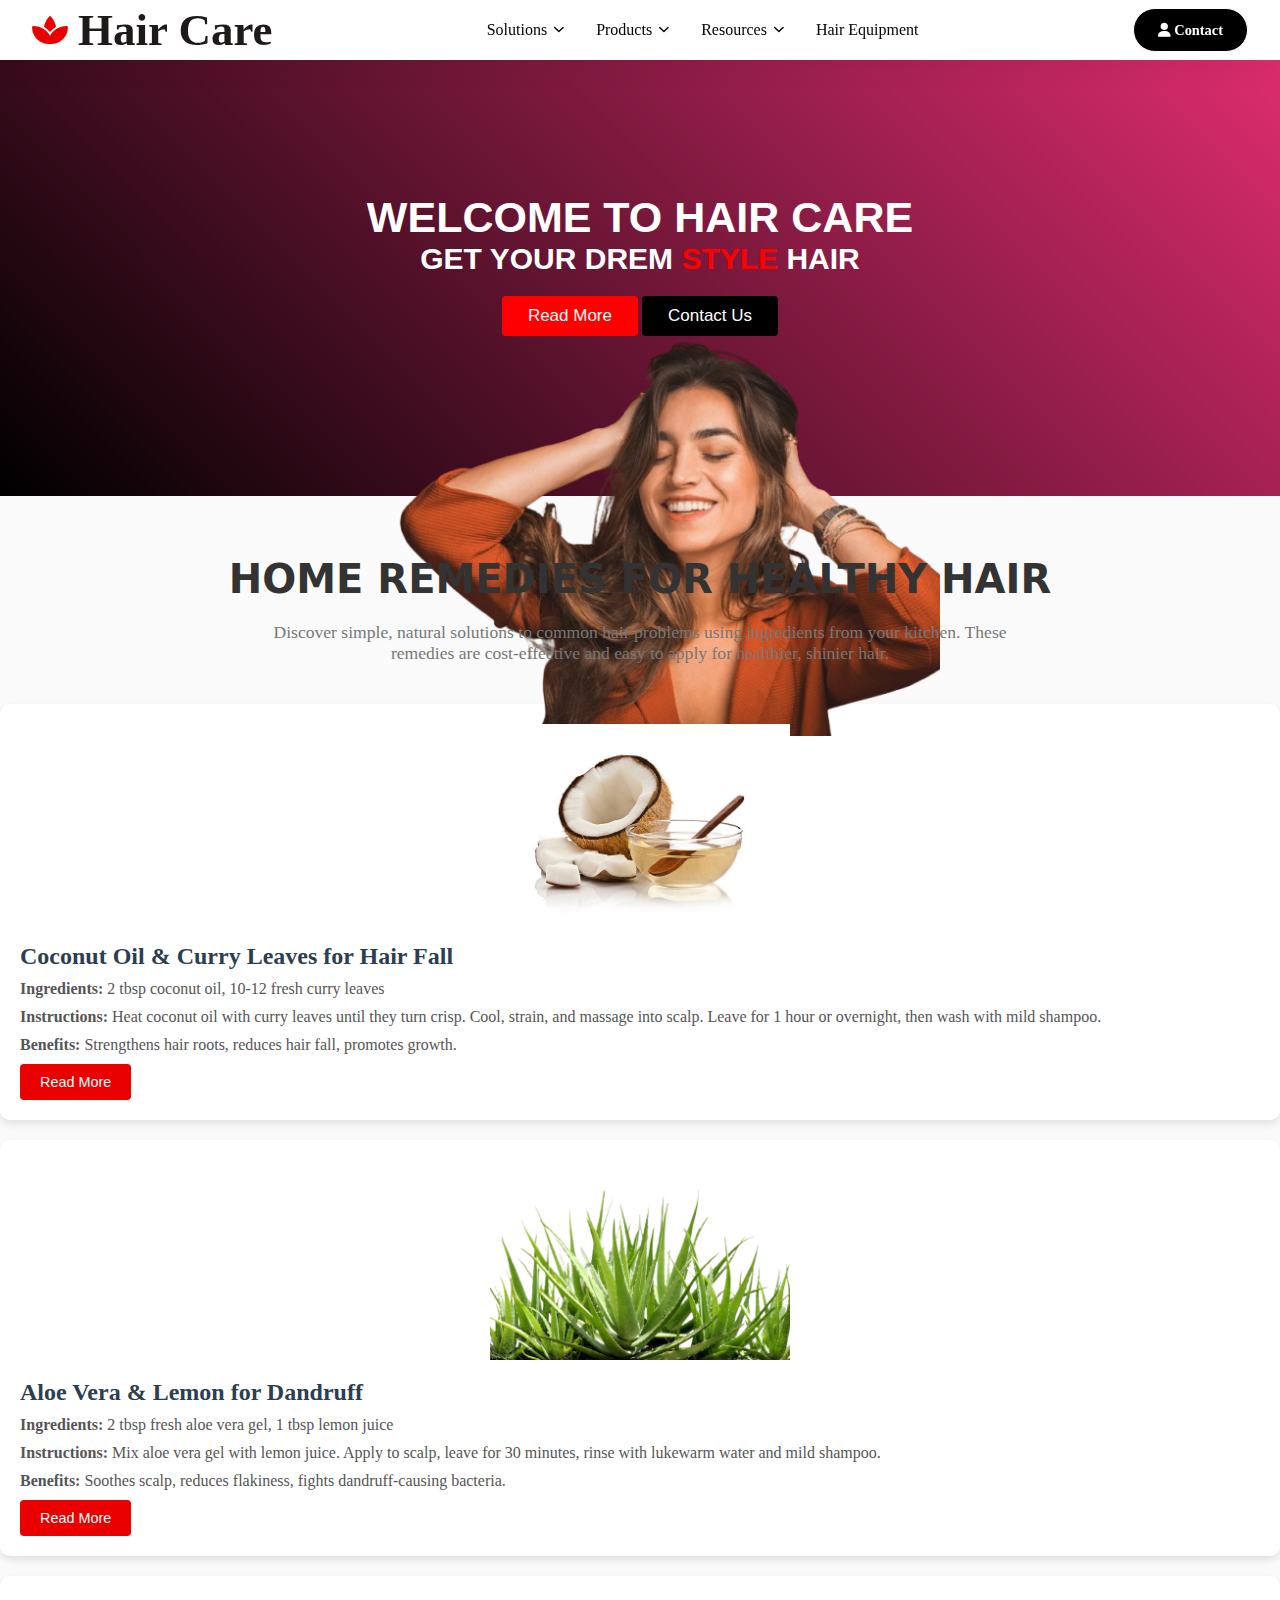
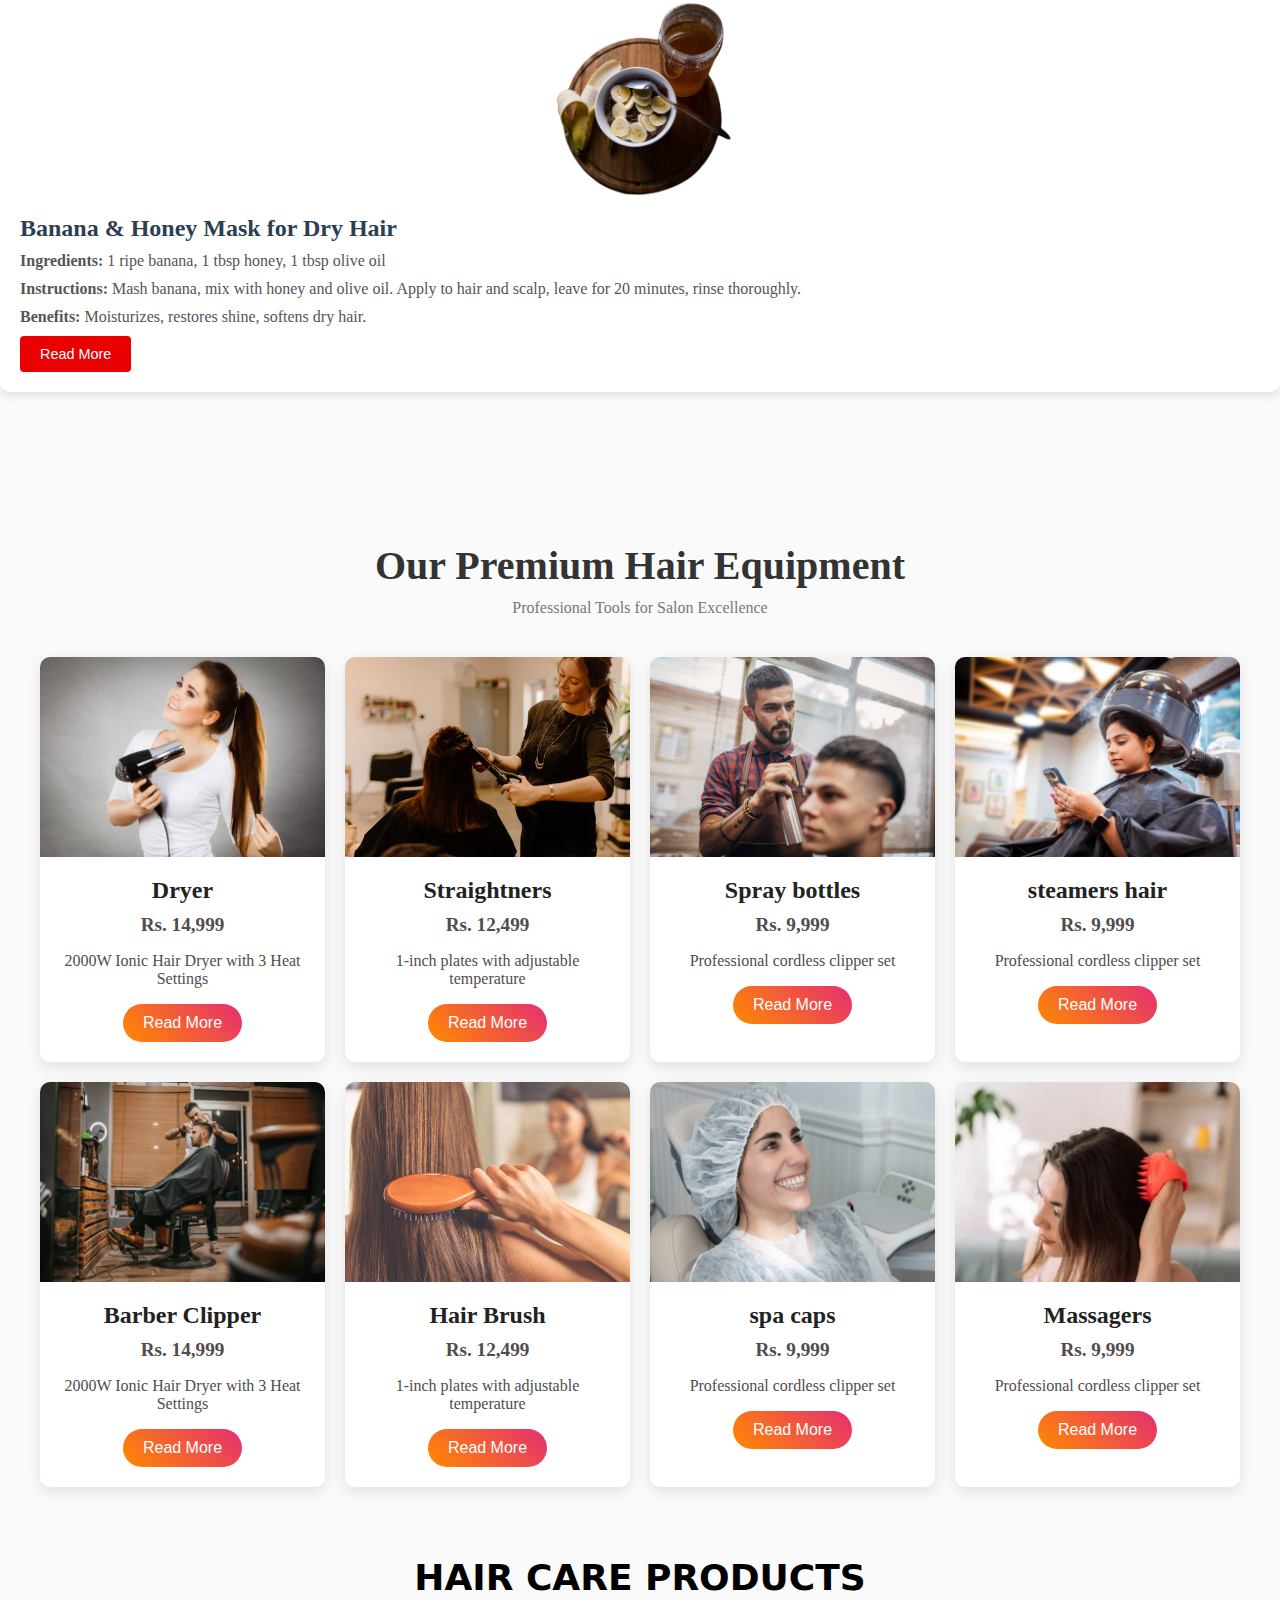
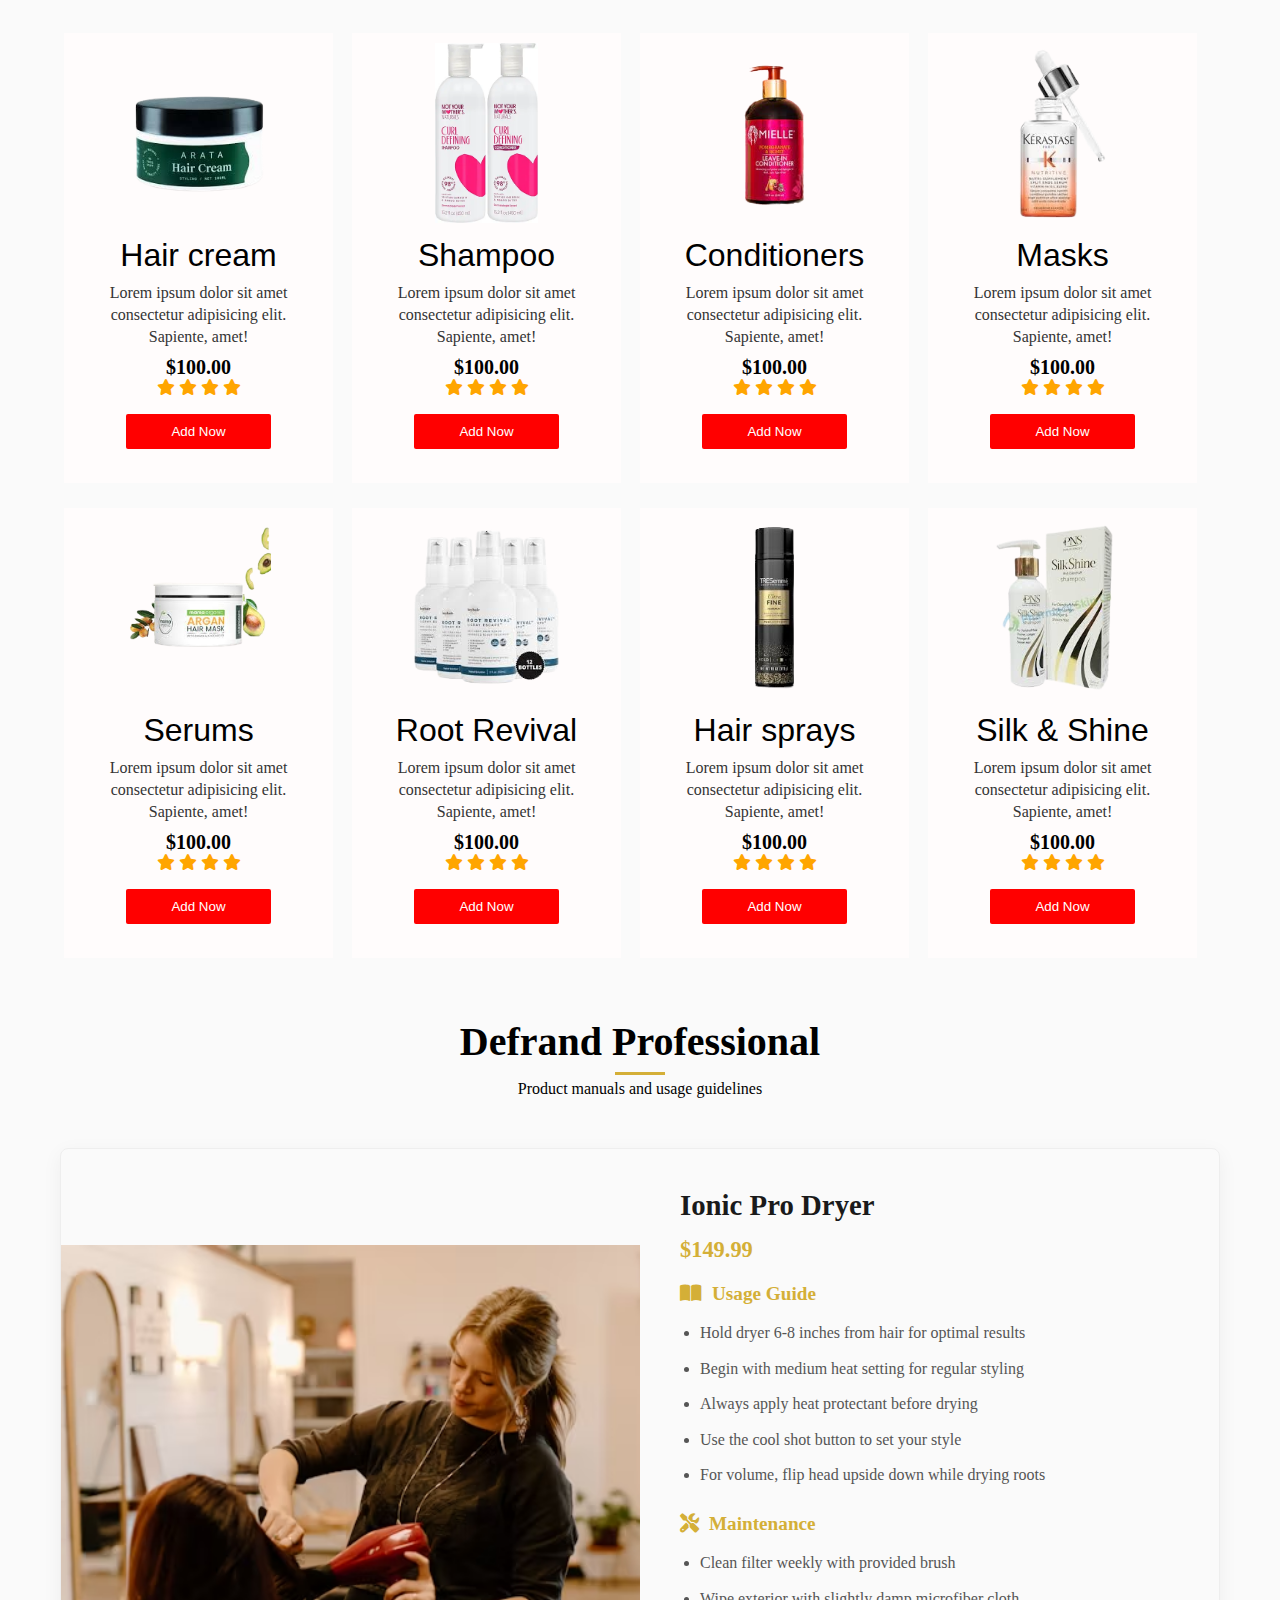
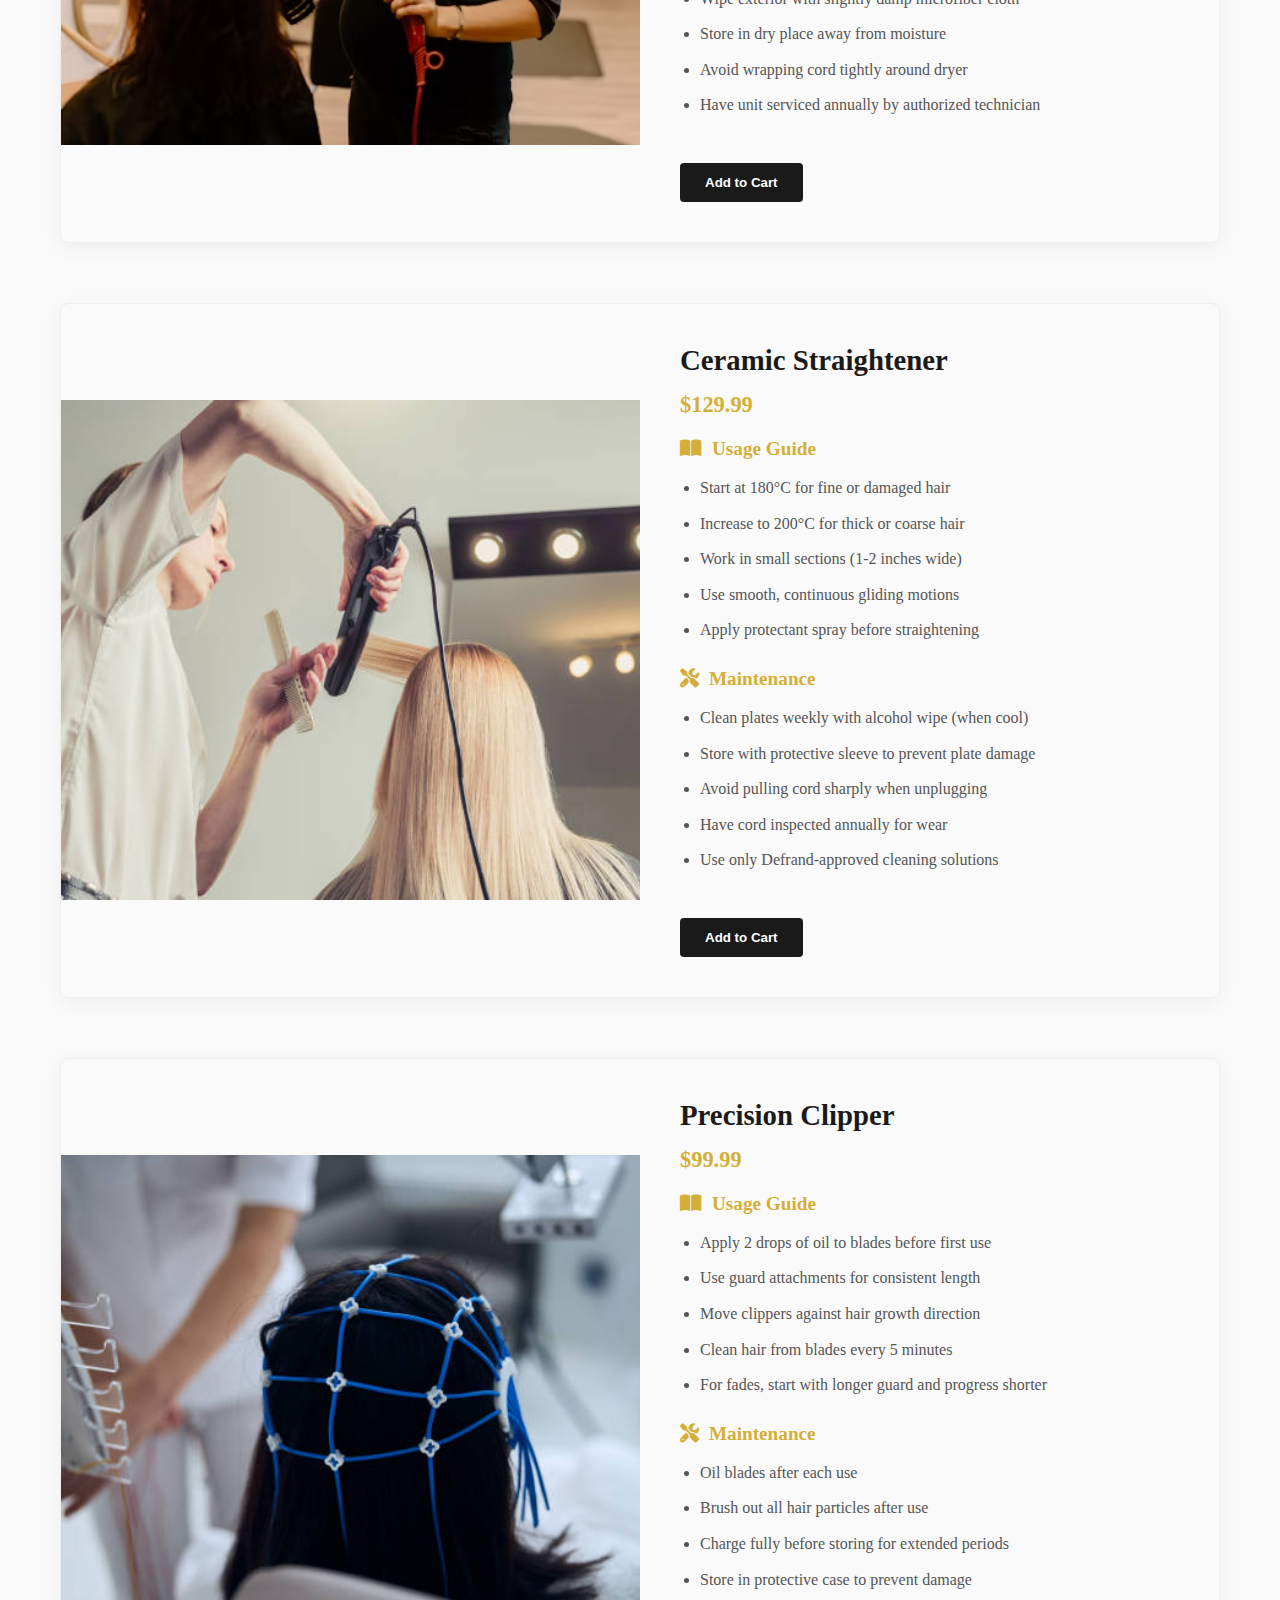
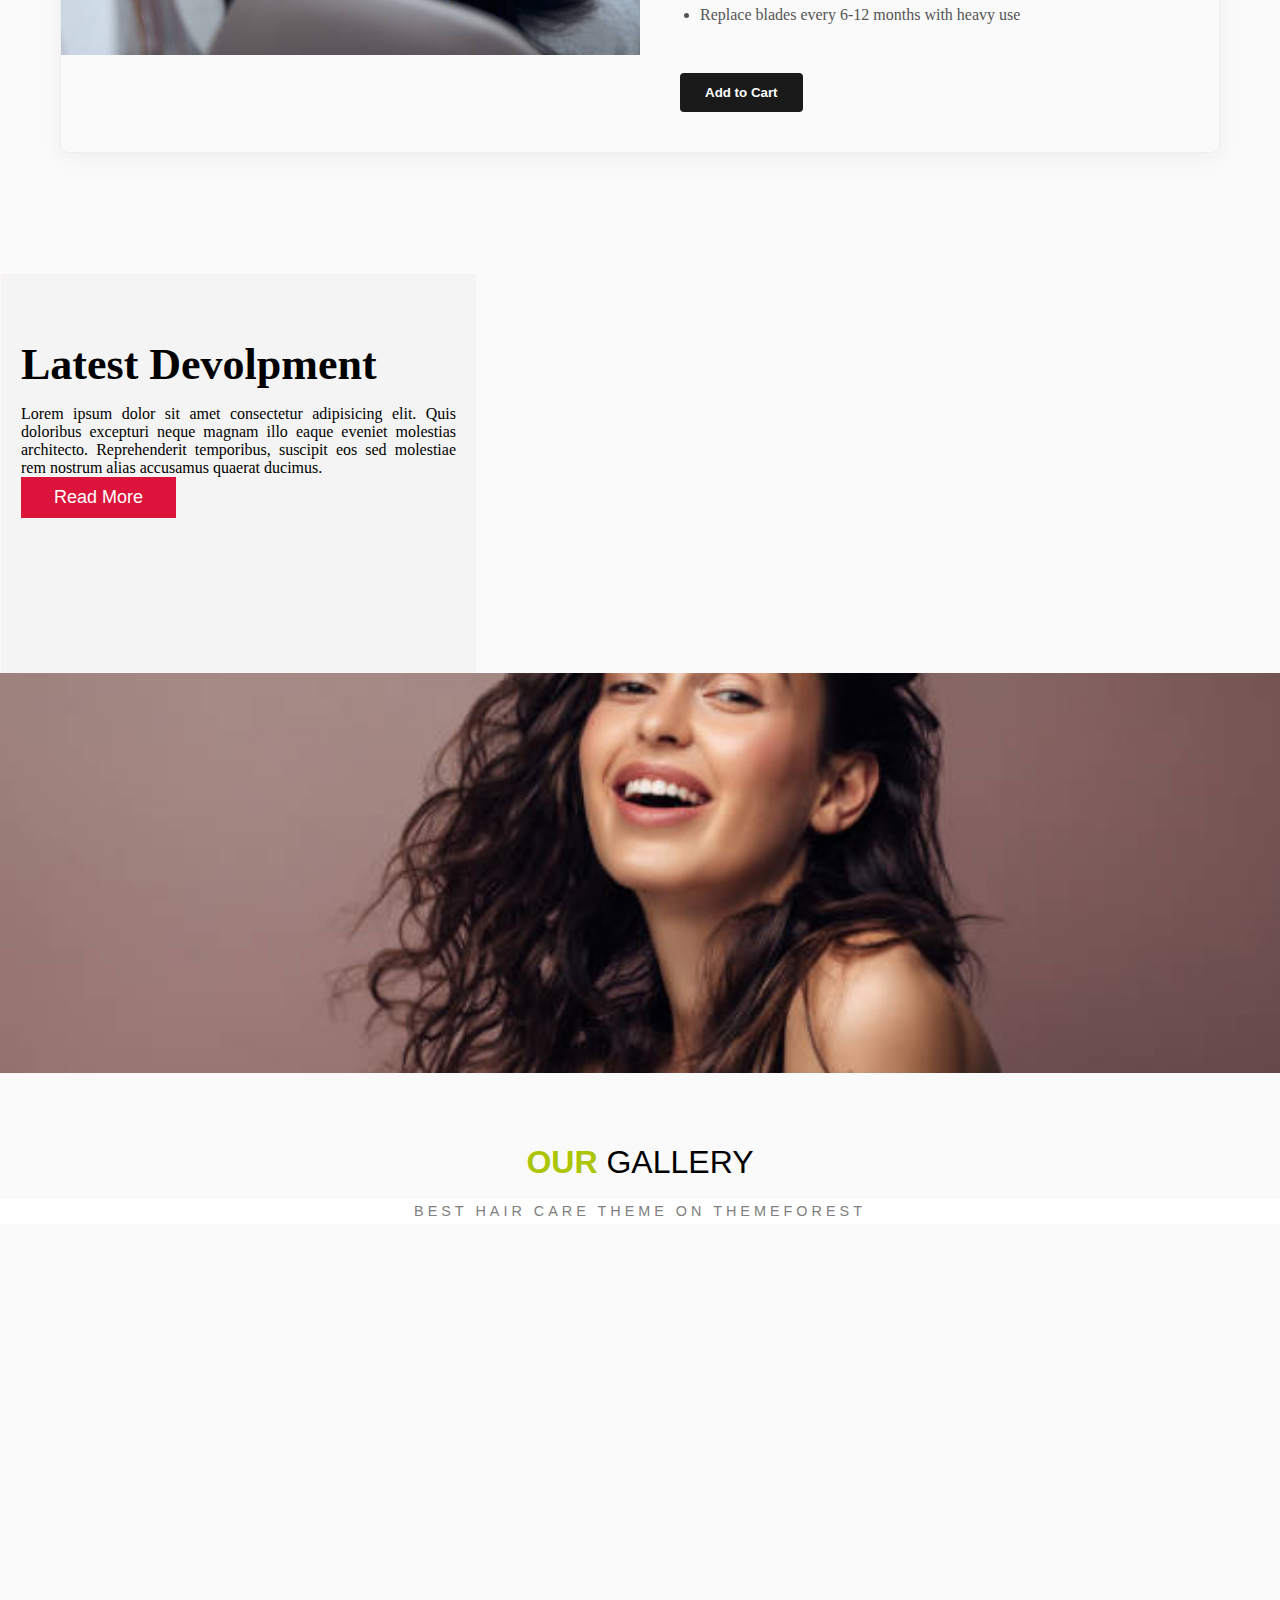
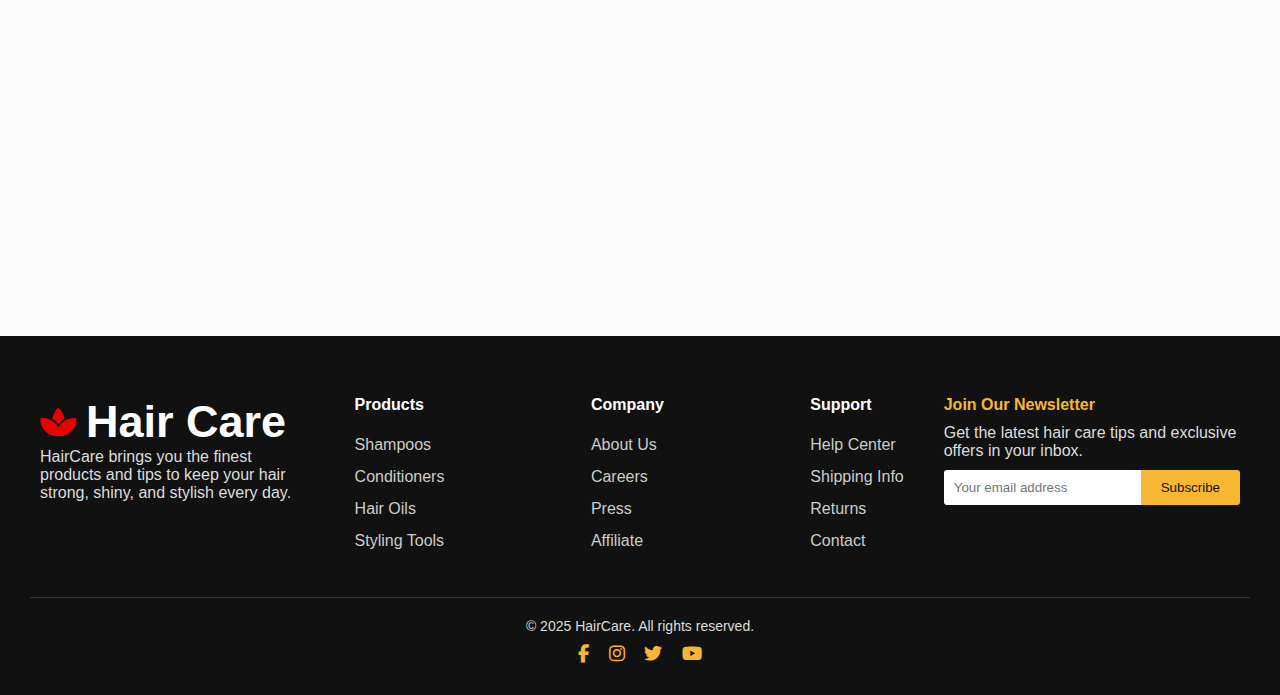
<file: index.html>
<!DOCTYPE html>
<html lang="en">
  <head>
    <!-- Required meta tags -->
    <meta charset="utf-8" />
    <meta
      name="viewport"
      content="width=device-width, initial-scale=1, shrink-to-fit=no"
    />

    <!-- Bootstrap CSS -->
    <link
      rel="stylesheet"
      href="https://cdn.jsdelivr.net/npm/bootstrap@4.6.2/dist/css/bootstrap.min.css"
      integrity="sha384-xOolHFLEh07PJGoPkLv1IbcEPTNtaed2xpHsD9ESMhqIYd0nLMwNLD69Npy4HI+N"
      crossorigin="anonymous"
    />

    <link
      rel="stylesheet"
      href="https://cdnjs.cloudflare.com/ajax/libs/font-awesome/6.7.2/css/all.min.css"
      integrity="sha512-Evv84Mr4kqVGRNSgIGL/F/aIDqQb7xQ2vcrdIwxfjThSH8CSR7PBEakCr51Ck+w+/U6swU2Im1vVX0SVk9ABhg=="
      crossorigin="anonymous"
      referrerpolicy="no-referrer"
    />
    <link rel="shortcut icon" href="image/logo.png" />

    <link rel="stylesheet" href="assets/CSS/hair.css" />
    <title>Hello, world!</title>
 
  </head>
  <body>
   <!-- Navigation Bar (unchanged) -->
   <nav class="navbar">
    <div class="nav-container">
      <a href="index.html" class="logo">
        <i class="fas fa-spa logo-icon"></i>
       Hair Care
      </a>
      <div class="nav-links">
        <div class="nav-item">
          <a href="#home-remedies" class="nav-link">
            Solutions
            <i class="fas fa-chevron-down" style="font-size: 0.7rem;"></i>
          </a>
          <div class="dropdown">
            <a href="index.html" class="dropdown-link">For Home</a>
            <a href="Graying.html" class="dropdown-link">For Hair Graying</a>
            <a href="hair-loss.html" class="dropdown-link">For Hair Loss</a>
            <a href="Premature baldness.html" class="dropdown-link">For Premature baldness</a>
          </div>
        </div>
        <div class="nav-item">
          <a href="#" class="nav-link">
            Products
            <i class="fas fa-chevron-down" style="font-size: 0.7rem;"></i>
          </a>
          <div class="dropdown">
            <a href="latest developments.html" class="dropdown-link">Latest Developments</a>
            <a href="compare Page .html" class="dropdown-link">Compare page</a>
            <a href="#" class="dropdown-link">Styling Products</a>
            <a href="#" class="dropdown-link">Hair Growth Solutions</a>
            <a href="#" class="dropdown-link">Professional Tools</a>
          </div>
        </div>
        
        <div class="nav-item">
          <a href="#" class="nav-link">
            Resources
            <i class="fas fa-chevron-down" style="font-size: 0.7rem;"></i>
          </a>
          <div class="dropdown">
            <a href="#" class="dropdown-link">Hair Care Guides</a>
            <a href="#" class="dropdown-link">Expert Advice</a>
            <a href="#" class="dropdown-link">Video Tutorials</a>
            <a href="#" class="dropdown-link">Blog</a>
          </div>
        </div>
       
        <div class="nav-item">
          <a href="Hair Equipment .html" class="nav-link">Hair Equipment</a>
        </div>
      </div>
      <div class="nav-cta">
        <a href="contact.html" class="btn btn-secondary">
          <i class="fas fa-user"></i> Contact
        </a>
    </div>
  </nav>


  <!-- hero-section-2 -->
   <div class="Hero-section">
    <div class="container">
      <div class="row">
        <div class="col-md-6">
          <h3>welcome To Hair Care</h3>
      <h1>GET YOUR DREM <span>STYLE</span> HAIR</h1>
      <button class="btn-a">Read More</button>
      <button class="btn-b"><a href="contact.html">Contact Us</a></button>
        </div>
        <div class="col-md-6">
          <img src="assets/images/banner-2-removebg-preview.png" alt="">
        </div>
      </div>
    </div>
   </div>

  <!-- New Home Remedies Section -->
  <section id="home-remedies" class="home-remedies">
    <div class="container">
      <h1>Home Remedies for Healthy Hair</h1>
      <p class="intro">
        Discover simple, natural solutions to common hair problems using ingredients from your kitchen. These remedies are cost-effective and easy to apply for healthier, shinier hair.
      </p>
      <div class="row">
        <!-- Remedy 1: Hair Fall -->
        <div class="col-md-6 col-lg-4">
          <div class="remedy-card">
            <img src="assets/images/Coconut Oil-bg.jpg" alt="Coconut oil and curry leaves" />
            <h3>Coconut Oil & Curry Leaves for Hair Fall</h3>
            <p><strong>Ingredients:</strong> 2 tbsp coconut oil, 10-12 fresh curry leaves</p>
            <p><strong>Instructions:</strong> Heat coconut oil with curry leaves until they turn crisp. Cool, strain, and massage into scalp. Leave for 1 hour or overnight, then wash with mild shampoo.</p>
            <p><strong>Benefits:</strong> Strengthens hair roots, reduces hair fall, promotes growth.</p>
            <button class="btn-read-more">Read More</button>
          </div>
        </div>
        <!-- Remedy 2: Dandruff -->
        <div class="col-md-6 col-lg-4">
          <div class="remedy-card">
            <img src="assets/images/Aloe_Vera-bg-removebg-preview.png" alt="Aloe vera and lemon" />
            <h3>Aloe Vera & Lemon for Dandruff</h3>
            <p><strong>Ingredients:</strong> 2 tbsp fresh aloe vera gel, 1 tbsp lemon juice</p>
            <p><strong>Instructions:</strong> Mix aloe vera gel with lemon juice. Apply to scalp, leave for 30 minutes, rinse with lukewarm water and mild shampoo.</p>
            <p><strong>Benefits:</strong> Soothes scalp, reduces flakiness, fights dandruff-causing bacteria.</p>
            <button class="btn-read-more">Read More</button>
          </div>
        </div>
        <!-- Remedy 3: Dry Hair -->
        <div class="col-md-6 col-lg-4">
          <div class="remedy-card">
            <img src="assets/images/banna Mask.png" alt="Banana and honey mask" />
            <h3>Banana & Honey Mask for Dry Hair</h3>
            <p><strong>Ingredients:</strong> 1 ripe banana, 1 tbsp honey, 1 tbsp olive oil</p>
            <p><strong>Instructions:</strong> Mash banana, mix with honey and olive oil. Apply to hair and scalp, leave for 20 minutes, rinse thoroughly.</p>
            <p><strong>Benefits:</strong> Moisturizes, restores shine, softens dry hair.</p>
            <button class="btn-read-more">Read More</button>
          </div>
        </div>
      </div>
    </div>
  </section>

  <!-- Remaining Sections (unchanged) -->
  <section class="business-cards-section">
    <h2>Our Premium Hair Equipment</h2>
    <p class="subtitle">Professional Tools for Salon Excellence</p>
    <div class="cards-container">
      <div class="equipment-card">
        <div class="card-image">
          <img src="assets/images/hair dryer-full.jpg" alt="" />
        </div>
        <div class="card-content">
          <h3>Dryer</h3>
          <p class="price">Rs. 14,999</p>
          <p class="description">2000W Ionic Hair Dryer with 3 Heat Settings</p>
          <button class="btn-view"><a href="Dryers-pro.html">Read More</a></button>
        </div>
      </div>
      <div class="equipment-card">
        <div class="card-image">
          <img src="assets/images/Straightners-full.avif" alt="" />
        </div>
        <div class="card-content">
          <h3>Straightners</h3>
          <p class="price">Rs. 12,499</p>
          <p class="description">1-inch plates with adjustable temperature</p>
          <button class="btn-view"><a href="Hair Straighteners.html">Read More</a></button>
        </div>
      </div>
      <div class="equipment-card">
        <div class="card-image">
          <img src="assets/images/Spray bottles-full.jpg" alt="" />
        </div>
        <div class="card-content">
          <h3>Spray bottles</h3>
          <p class="price">Rs. 9,999</p>
          <p class="description">Professional cordless clipper set</p>
          <button class="btn-view"><a href="Spray Bottle.html">Read More</a></button>
        </div>
      </div>
      <div class="equipment-card">
        <div class="card-image">
          <img src="assets/images/steamers hair-ful.jpg" alt="" />
        </div>
        <div class="card-content">
          <h3>steamers hair</h3>
          <p class="price">Rs. 9,999</p>
          <p class="description">Professional cordless clipper set</p>
          <button class="btn-view"><a href="Hair Steamers.html">Read More</a></button>
        </div>
      </div>
      <div class="equipment-card">
        <div class="card-image">
          <img src="assets/images/Barber Clipper Pro.webp" alt="" />
        </div>
        <div class="card-content">
          <h3>Barber Clipper </h3>
          <p class="price">Rs. 14,999</p>
          <p class="description">2000W Ionic Hair Dryer with 3 Heat Settings</p>
          <button class="btn-view"><a href="Barber Clipper.html">Read More</a></button>
        </div>
      </div>
      <div class="equipment-card">
        <div class="card-image">
          <img src="assets/images/Hair Brush-full.jpg" alt="" />
        </div>
        <div class="card-content">
          <h3>Hair Brush</h3>
          <p class="price">Rs. 12,499</p>
          <p class="description">1-inch plates with adjustable temperature</p>
          <button class="btn-view"><a href="Hair Brushes.html">Read More</a></button>
        </div>
      </div>
      <div class="equipment-card">
        <div class="card-image">
          <img src="assets/images/spa caps-full.jpg" alt="" />
        </div>
        <div class="card-content">
          <h3>spa caps</h3>
          <p class="price">Rs. 9,999</p>
          <p class="description">Professional cordless clipper set</p>
          <button class="btn-view"><a href="Spa-Caps.html">Read More</a></button>
        </div>
      </div>
      <div class="equipment-card">
        <div class="card-image">
          <img src="assets/images/Massagers for hair" alt="" />
        </div>
        <div class="card-content">
          <h3>Massagers</h3>
          <p class="price">Rs. 9,999</p>
          <p class="description">Professional cordless clipper set</p>
          <button class="btn-view"><a href="Massagers-Pro.html">Read More</a></button>
        </div>
      </div>
    </div>
  </section>

    <!-- section-main-3 -->
     

    <!-- section-main-4 -->
    <!-- Products-section -->
    <div class="Product">
      <h1>Hair Care Products</h1>
      <div class="box">
        <div class="card">
          <div class="small-card">
            <i class="fa-solid fa-heart"></i>
            <i class="fa-solid fa-share"></i>
          </div>
          <div class="image">
            <img src="assets/images/hair-carem-11-removebg.png" alt="" />
          </div>
          <div class="card-text">
            <h2>Hair cream</h2>
            <p>
              Lorem ipsum dolor sit amet consectetur adipisicing elit. Sapiente,
              amet!
            </p>
            <h3>$100.00</h3>
          </div>
          <div class="product-star">
            <i class="fa-solid fa-star"></i>
            <i class="fa-solid fa-star"></i>
            <i class="fa-solid fa-star"></i>
            <i class="fa-solid fa-star"></i>
          </div>
          <div class="card-btn">
            <button class="btn-c">Add Now</button>
          </div>
        </div>
        <div class="card">
          <div class="small-card">
            <i class="fa-solid fa-heart"></i>
            <i class="fa-solid fa-share"></i>
          </div>
          <div class="image">
            <img src="assets/images/sampoo_.webp" alt="" />
          </div>
          <div class="card-text">
            <h2>Shampoo</h2>
            <p>
              Lorem ipsum dolor sit amet consectetur adipisicing elit. Sapiente,
              amet!
            </p>
            <h3>$100.00</h3>
          </div>
          <div class="product-star">
            <i class="fa-solid fa-star"></i>
            <i class="fa-solid fa-star"></i>
            <i class="fa-solid fa-star"></i>
            <i class="fa-solid fa-star"></i>
          </div>
          <div class="card-btn">
            <button class="btn-c">Add Now</button>
          </div>
        </div>
        <div class="card">
          <div class="small-card">
            <i class="fa-solid fa-heart"></i>
            <i class="fa-solid fa-share"></i>
          </div>
          <div class="image">
            <img src="assets/images/hair-13-removebg-preview.png" alt="" />
          </div>
          <div class="card-text">
            <h2>Conditioners</h2>
            <p>
              Lorem ipsum dolor sit amet consectetur adipisicing elit. Sapiente,
              amet!
            </p>
            <h3>$100.00</h3>
          </div>
          <div class="product-star">
            <i class="fa-solid fa-star"></i>
            <i class="fa-solid fa-star"></i>
            <i class="fa-solid fa-star"></i>
            <i class="fa-solid fa-star"></i>
          </div>
          <div class="card-btn">
            <button class="btn-c">Add Now</button>
          </div>
        </div>
        <div class="card">
          <div class="small-card">
            <i class="fa-solid fa-heart"></i>
            <i class="fa-solid fa-share"></i>
          </div>
          <div class="image">
            <img src="assets/images/hair-14-removebg-preview.png" alt="" />
          </div>
          <div class="card-text">
            <h2>Masks</h2>
            <p>
              Lorem ipsum dolor sit amet consectetur adipisicing elit. Sapiente,
              amet!
            </p>
            <h3>$100.00</h3>
          </div>
          <div class="product-star">
            <i class="fa-solid fa-star"></i>
            <i class="fa-solid fa-star"></i>
            <i class="fa-solid fa-star"></i>
            <i class="fa-solid fa-star"></i>
          </div>
          <div class="card-btn">
            <button class="btn-c">Add Now</button>
          </div>
        </div>
        <div class="card">
          <div class="small-card">
            <i class="fa-solid fa-heart"></i>
            <i class="fa-solid fa-share"></i>
          </div>
          <div class="image">
            <img src="assets/images/hair-15-removebg-preview.png" alt="" />
          </div>
          <div class="card-text">
            <h2>Serums</h2>
            <p>
              Lorem ipsum dolor sit amet consectetur adipisicing elit. Sapiente,
              amet!
            </p>
            <h3>$100.00</h3>
          </div>
          <div class="product-star">
            <i class="fa-solid fa-star"></i>
            <i class="fa-solid fa-star"></i>
            <i class="fa-solid fa-star"></i>
            <i class="fa-solid fa-star"></i>
          </div>
          <div class="card-btn">
            <button class="btn-c">Add Now</button>
          </div>
        </div>
        <div class="card">
          <div class="small-card">
            <i class="fa-solid fa-heart"></i>
            <i class="fa-solid fa-share"></i>
          </div>
          <div class="image">
            <img src="assets/images/hair--16-root.png" alt="" />
          </div>
          <div class="card-text">
            <h2>Root Revival</h2>
            <p>
              Lorem ipsum dolor sit amet consectetur adipisicing elit. Sapiente,
              amet!
            </p>
            <h3>$100.00</h3>
          </div>
          <div class="product-star">
            <i class="fa-solid fa-star"></i>
            <i class="fa-solid fa-star"></i>
            <i class="fa-solid fa-star"></i>
            <i class="fa-solid fa-star"></i>
          </div>
          <div class="card-btn">
            <button class="btn-c">Add Now</button>
          </div>
        </div>
        <div class="card">
          <div class="small-card">
            <i class="fa-solid fa-heart"></i>
            <i class="fa-solid fa-share"></i>
          </div>
          <div class="image">
            <img src="assets/images/hair-spray-18-spray.png" alt="" />
          </div>
          <div class="card-text">
            <h2>Hair sprays</h2>
            <p>
              Lorem ipsum dolor sit amet consectetur adipisicing elit. Sapiente,
              amet!
            </p>
            <h3>$100.00</h3>
          </div>
          <div class="product-star">
            <i class="fa-solid fa-star"></i>
            <i class="fa-solid fa-star"></i>
            <i class="fa-solid fa-star"></i>
            <i class="fa-solid fa-star"></i>
          </div>
          <div class="card-btn">
            <button class="btn-c">Add Now</button>
          </div>
        </div>
        <div class="card">
          <div class="small-card">
            <i class="fa-solid fa-heart"></i>
            <i class="fa-solid fa-share"></i>
          </div>
          <div class="image">
            <img src="assets/images/hair-17-removebg-preview.png" alt="" />
          </div>
          <div class="card-text">
            <h2>Silk & Shine</h2>
            <p>
              Lorem ipsum dolor sit amet consectetur adipisicing elit. Sapiente,
              amet!
            </p>
            <h3>$100.00</h3>
          </div>
          <div class="product-star">
            <i class="fa-solid fa-star"></i>
            <i class="fa-solid fa-star"></i>
            <i class="fa-solid fa-star"></i>
            <i class="fa-solid fa-star"></i>
          </div>
          <div class="card-btn">
            <button class="btn-c">Add Now</button>
          </div>
        </div>
      </div>
    </div>



      <!-- Defrand Products Section -->
      <section class="defrand-section">
        <div class="section-header">
            <h2>Defrand Professional</h2>
            <p>Product manuals and usage guidelines</p>
        </div>
        
        <!-- Product 1 -->
        <div class="product-row">
            <div class="col-6">
                <div class="product-image">
                    <img src="assets/images/Hair Dryers.jpg" alt="Defrand Ionic Dryer">
                </div>
            </div>
            <div class="col-6">
                <div class="product-manual">
                    <h3 class="product-title">Ionic Pro Dryer</h3>
                    <span class="product-price">$149.99</span>
                    
                    <div class="manual-section">
                        <h4><i class="fas fa-book-open"></i> Usage Guide</h4>
                        <ul>
                            <li>Hold dryer 6-8 inches from hair for optimal results</li>
                            <li>Begin with medium heat setting for regular styling</li>
                            <li>Always apply heat protectant before drying</li>
                            <li>Use the cool shot button to set your style</li>
                            <li>For volume, flip head upside down while drying roots</li>
                        </ul>
                    </div>
                    
                    <div class="manual-section">
                        <h4><i class="fas fa-tools"></i> Maintenance</h4>
                        <ul>
                            <li>Clean filter weekly with provided brush</li>
                            <li>Wipe exterior with slightly damp microfiber cloth</li>
                            <li>Store in dry place away from moisture</li>
                            <li>Avoid wrapping cord tightly around dryer</li>
                            <li>Have unit serviced annually by authorized technician</li>
                        </ul>
                    </div>
                    
                    <button class="btn-primary">Add to Cart</button>
                </div>
            </div>
        </div>
        




        <!-- Product 2 -->
        <div class="product-row">
          <div class="col-6">
            <div class="product-image">
                <img src="assets/images/Straightners-bgg-5.png" alt="Defrand Straightener">
            </div>
        </div>
            <div class="col-6">
                <div class="product-manual">
                    <h3 class="product-title">Ceramic Straightener</h3>
                    <span class="product-price">$129.99</span>
                    
                    <div class="manual-section">
                        <h4><i class="fas fa-book-open"></i> Usage Guide</h4>
                        <ul>
                            <li>Start at 180°C for fine or damaged hair</li>
                            <li>Increase to 200°C for thick or coarse hair</li>
                            <li>Work in small sections (1-2 inches wide)</li>
                            <li>Use smooth, continuous gliding motions</li>
                            <li>Apply protectant spray before straightening</li>
                        </ul>
                    </div>
                    
                    <div class="manual-section">
                        <h4><i class="fas fa-tools"></i> Maintenance</h4>
                        <ul>
                            <li>Clean plates weekly with alcohol wipe (when cool)</li>
                            <li>Store with protective sleeve to prevent plate damage</li>
                            <li>Avoid pulling cord sharply when unplugging</li>
                            <li>Have cord inspected annually for wear</li>
                            <li>Use only Defrand-approved cleaning solutions</li>
                        </ul>
                    </div>
                    
                    <button class="btn-primary">Add to Cart</button>
                </div>
            </div>
           
        </div>
        
        <!-- Product 3 -->
        <div class="product-row">
            <div class="col-6">
                <div class="product-image">
                    <img src="assets/images/AI-Powered Hair Analysis.jpg" alt="Defrand Clipper">
                </div>
            </div>
            <div class="col-6">
                <div class="product-manual">
                    <h3 class="product-title">Precision Clipper</h3>
                    <span class="product-price">$99.99</span>
                    
                    <div class="manual-section">
                        <h4><i class="fas fa-book-open"></i> Usage Guide</h4>
                        <ul>
                            <li>Apply 2 drops of oil to blades before first use</li>
                            <li>Use guard attachments for consistent length</li>
                            <li>Move clippers against hair growth direction</li>
                            <li>Clean hair from blades every 5 minutes</li>
                            <li>For fades, start with longer guard and progress shorter</li>
                        </ul>
                    </div>
                    
                    <div class="manual-section">
                        <h4><i class="fas fa-tools"></i> Maintenance</h4>
                        <ul>
                            <li>Oil blades after each use</li>
                            <li>Brush out all hair particles after use</li>
                            <li>Charge fully before storing for extended periods</li>
                            <li>Store in protective case to prevent damage</li>
                            <li>Replace blades every 6-12 months with heavy use</li>
                        </ul>
                    </div>
                    
                    <button class="btn-primary">Add to Cart</button>
                </div>
            </div>
        </div>
    </section>




    <!-- section-6 -->

  <div class="sub-section">
      <div class="container">
        <div class="row">
          <div class="col-md-5">
            <div class="clas-5">
            <h1>latest Devolpment</h1>
            <p>Lorem ipsum dolor sit amet consectetur adipisicing elit. Quis doloribus excepturi neque magnam illo eaque eveniet molestias architecto. Reprehenderit temporibus, suscipit eos sed molestiae rem nostrum alias accusamus quaerat ducimus.</p>
              <div class="btn-5">
            <button><a href="latest developments.html">Read More</a></button>
          </div>
          </div>
          </div>
          <div class="col-md-7">
            <img src="assets/images/lates-d.jpg" alt="">
          </div>
        </div>
      </div>
    </div>

    <!-- section-7 -->
    <div class="section-7">
      <div class="container">
        <div class="row">
          <div class="col-md-12">
            <h1>Our <span>Gallery</span></h1>
            <p>Best Hair Care Theme on Themeforest</p>
          </div>
        </div>
      </div>
    </div>

    <!-- section-8 -->
    <div class="scroll-indicator"></div>
    <div class="containerr">
        <div class="gallery">
            <div class="gallery-item" style="--delay: 1">
                <img src="assets/images/gallery-8.jpg" alt="Mountain landscape">
                <div class="overlay">
                    <h2>Alpine Majesty</h2>
                    <p>Towering peaks pierce through misty clouds in this dramatic mountain landscape.</p>
                </div>
                <a href="https://unsplash.com" class="photo-credit">Photo by Unsplash</a>
            </div>
            <div class="gallery-item" style="--delay: 2">
                <img src="assets/images/gallery-6.jpg" alt="Modern architecture">
                <div class="overlay">
                    <h2>Urban Symmetry</h2>
                    <p>Glass and steel create mesmerizing patterns in modern architectural design.</p>
                </div>
                <a href="https://unsplash.com" class="photo-credit">Photo by Unsplash</a>
            </div>
            <div class="gallery-item" style="--delay: 3">
                <img src="assets/images/gallery-1.jpg" alt="Waterfall">
                <div class="overlay">
                    <h2>Nature's Power</h2>
                    <p>A majestic waterfall cascades through lush green forest.</p>
                </div>
                <a href="https://unsplash.com" class="photo-credit">Photo by Unsplash</a>
            </div>
            <div class="gallery-item" style="--delay: 4">
                <img src="assets/images/gallery-2.jpg" alt="Mountain sunset">
                <div class="overlay">
                    <h2>Golden Hour</h2>
                    <p>Warm sunlight bathes the landscape in ethereal golden tones.</p>
                </div>
                <a href="https://unsplash.com" class="photo-credit">Photo by Unsplash</a>
            </div>
            <div class="gallery-item" style="--delay: 5">
                <img src="assets/images/banner-3.jpg" alt="Urban night">
                <div class="overlay">
                    <h2>City Lights</h2>
                    <p>The urban landscape comes alive with countless twinkling lights.</p>
                </div>
                <a href="https://unsplash.com" class="photo-credit">Photo by Unsplash</a>
            </div>
            <div class="gallery-item" style="--delay: 6">
                <img src="assets/images/banner-2.jpg" alt="Nature landscape">
                <div class="overlay">
                    <h2>Serene Waters</h2>
                    <p>A pristine lake reflects the surrounding landscape like a mirror.</p>
                </div>
                <a href="https://unsplash.com" class="photo-credit">Photo by Unsplash</a>
            </div>
        </div>
    </div>

   
     <!-- section-footer -->
     <footer class="advanced-footer">
      <div class="footer-top">
        <div class="footer-brand">
          <a href="#" class="logo" >
              <i class="fas fa-spa logo-icon"></i>
               Hair Care
          </a>
          <p>HairCare brings you the finest products and tips to keep your hair strong, shiny, and stylish every day.</p>
        </div>
    
        <div class="footer-links">
          <div class="footer-column">
            <h4>Products</h4>
            <ul>
              <li><a href="#">Shampoos</a></li>
              <li><a href="#">Conditioners</a></li>
              <li><a href="#">Hair Oils</a></li>
              <li><a href="#">Styling Tools</a></li>
            </ul>
          </div>
    
          <div class="footer-column">
            <h4>Company</h4>
            <ul>
              <li><a href="#">About Us</a></li>
              <li><a href="#">Careers</a></li>
              <li><a href="#">Press</a></li>
              <li><a href="#">Affiliate</a></li>
            </ul>
          </div>
    
          <div class="footer-column">
            <h4>Support</h4>
            <ul>
              <li><a href="#">Help Center</a></li>
              <li><a href="#">Shipping Info</a></li>
              <li><a href="#">Returns</a></li>
              <li><a href="#">Contact</a></li>
            </ul>
          </div>
        </div>
    
        <div class="footer-newsletter">
          <h4>Join Our Newsletter</h4>
          <p>Get the latest hair care tips and exclusive offers in your inbox.</p>
          <form class="newsletter-form">
            <input type="email" placeholder="Your email address">
            <button type="submit">Subscribe</button>
          </form>
        </div>
      </div>
    
      <div class="footer-bottom">
        <p>&copy; 2025 HairCare. All rights reserved.</p>
        <div class="social-icons">
          <a href="#"><i class="fab fa-facebook-f"></i></a>
          <a href="#"><i class="fab fa-instagram"></i></a>
          <a href="#"><i class="fab fa-twitter"></i></a>
          <a href="#"><i class="fab fa-youtube"></i></a>
        </div>
      </div>
    </footer>
    




    <script
      src="https://cdn.jsdelivr.net/npm/jquery@3.5.1/dist/jquery.slim.min.js"
      integrity="sha384-DfXdz2htPH0lsSSs5nCTpuj/zy4C+OGpamoFVy38MVBnE+IbbVYUew+OrCXaRkfj"
      crossorigin="anonymous"
    ></script>
    <script
      src="https://cdn.jsdelivr.net/npm/bootstrap@4.6.2/dist/js/bootstrap.bundle.min.js"
      integrity="sha384-Fy6S3B9q64WdZWQUiU+q4/2Lc9npb8tCaSX9FK7E8HnRr0Jz8D6OP9dO5Vg3Q9ct"
      crossorigin="anonymous"
    ></script>

    <script>
      // Sticky navbar on scroll
      window.addEventListener('scroll', function() {
          const navbar = document.querySelector('.navbar');
          if (window.scrollY > 50) {
              navbar.style.background = 'rgba(255, 255, 255, 0.98)';
              navbar.style.boxShadow = '0 4px 20px rgba(0, 0, 0, 0.1)';
          } else {
              navbar.style.background = 'white';
              navbar.style.boxShadow = '0 4px 30px rgba(0, 0, 0, 0.08)';
          }
      });
  </script>
    <script>
      // Scroll progress indicator
      window.addEventListener('scroll', () => {
          const winScroll = document.body.scrollTop || document.documentElement.scrollTop;
          const height = document.documentElement.scrollHeight - document.documentElement.clientHeight;
          const scrolled = (winScroll / height) * 100;
          document.querySelector('.scroll-indicator').style.width = scrolled + '%';
      });

      // Intersection Observer for scroll animations
      const observer = new IntersectionObserver((entries) => {
          entries.forEach(entry => {
              if (entry.isIntersecting) {
                  entry.target.style.animationDelay = `${entry.target.dataset.delay * 0.2}s`;
                  entry.target.style.animationPlayState = 'running';
                  observer.unobserve(entry.target);
              }
          });
      }, {
          threshold: 0.1
      });

      document.querySelectorAll('.gallery-item').forEach(item => {
          observer.observe(item);
      });
  </script>
    <script>
      document.querySelectorAll('.faq-question').forEach(question => {
        question.addEventListener('click', () => {
          const answer = question.nextElementSibling;
          const icon = question.querySelector('.faq-icon');
          
          answer.classList.toggle('active');
          icon.classList.toggle('active');
        });
      });
    </script>
  
  </body>
</html>
</file>
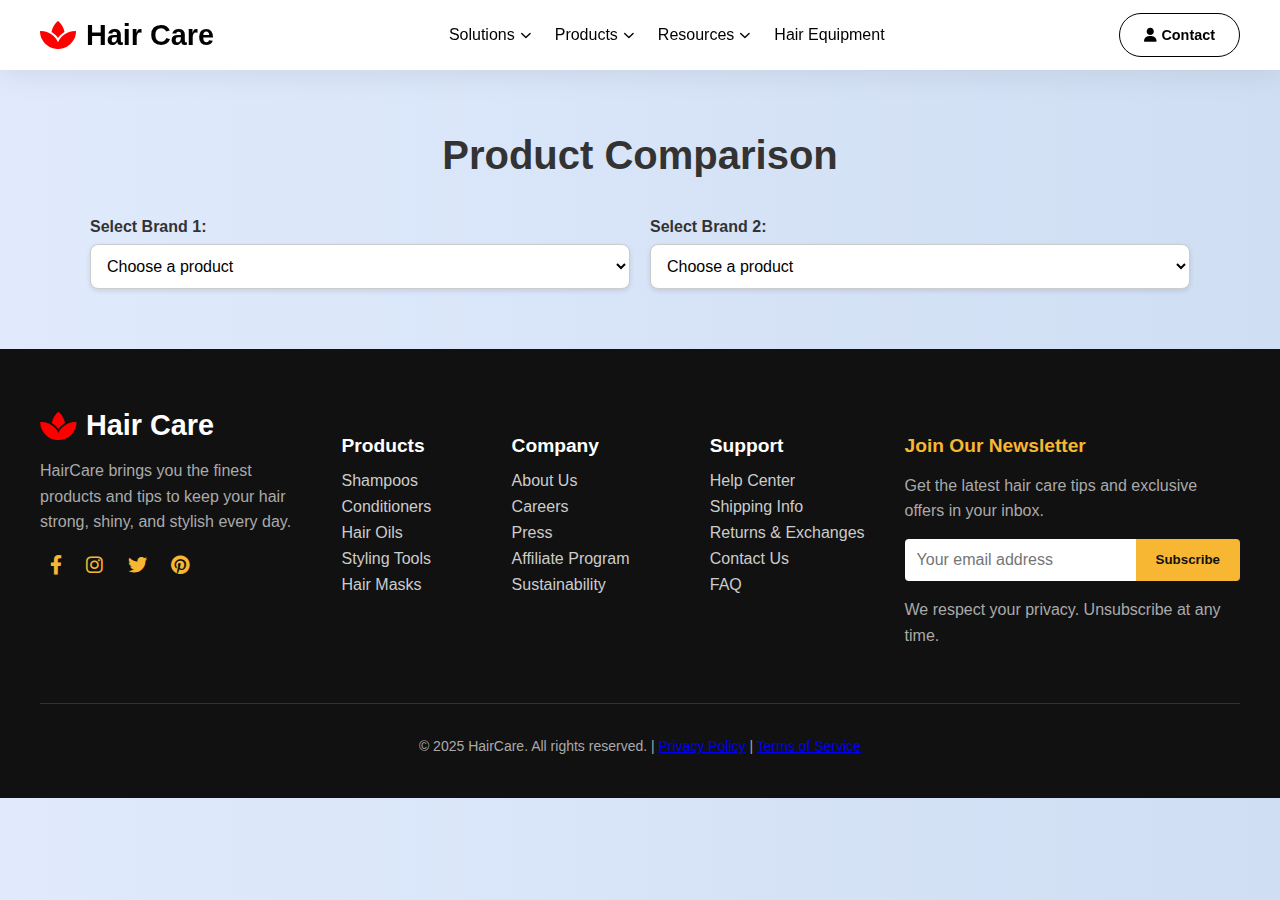
<file: compare Page .html>
<!DOCTYPE html>
<html lang="en">
<head>
    <meta charset="UTF-8">
    <meta name="viewport" content="width=device-width, initial-scale=1.0">
    
    <title>Hair Care Product Comparison</title>
    <link rel="stylesheet" href="https://cdnjs.cloudflare.com/ajax/libs/font-awesome/6.0.0-beta3/css/all.min.css">
    <style>
        body {
            font-family: 'Inter', sans-serif;
            background: linear-gradient(to right, #e0eafc, #cfdef3);
            margin: 0;
            padding: 0;
            padding-top: 80px; /* Added for fixed navbar */
        }

        h2 {
            text-align: center;
            font-size: 2.5rem;
            color: #333;
            margin-bottom: 40px;
        }

        .container {
            max-width: 1100px;
            margin: 0 auto;
            padding: 20px;
        }

        .row {
            display: flex;
            flex-wrap: wrap;
            gap: 20px;
            justify-content: center;
        }

        .col {
            flex: 1;
            min-width: 300px;
        }

        label {
            display: block;
            margin-bottom: 8px;
            font-weight: 600;
            color: #333;
        }

        select {
            width: 100%;
            padding: 12px;
            border: 1px solid #ccc;
            border-radius: 8px;
            font-size: 1rem;
            background: #fff;
            box-shadow: 0 2px 5px rgba(0,0,0,0.1);
        }

        .product-card {
            background: #fff;
            border-radius: 15px;
            padding: 20px;
            margin-top: 20px;
            box-shadow: 0 5px 20px rgba(0,0,0,0.1);
            text-align: center;
            display: none;
            transition: transform 0.3s ease, box-shadow 0.3s ease;
        }

        .product-card:hover {
            transform: scale(1.03);
            box-shadow: 0 10px 25px rgba(0,0,0,0.15);
        }

        .product-card img {
            width: 100%;
            margin-bottom: 10px;
            object-fit: contain;
            height: 228px;
        }

        .product-card p {
            font-size: 1rem;
            margin: 0;
            color: #333;
        }

        .product-card strong {
            display: block;
            margin-bottom: 5px;
            font-size: 1.1rem;
            color: #1a1a1a;
        }

        /* Improved Navigation styles */
        .navbar {
            background: white;
            box-shadow: 0 4px 30px rgba(0, 0, 0, 0.08);
            position: fixed;
            top: 0;
            width: 100%;
            z-index: 1000;
            transition: all 0.4s ease;
        }
        
        .nav-container {
            max-width: 1200px;
            margin: 0 auto;
            padding: 10px 20px;
            display: flex;
            justify-content: space-between;
            align-items: center;
        }
        
        .logo {
            display: flex;
            align-items: center;
            font-size: 1.8rem;
            font-weight: 700;
            color: black;
            text-decoration: none;
        }
        
        .logo-icon {
            color: red;
            margin-right: 10px;
            font-size: 2rem;
        }
        
        .nav-links {
            display: flex;
            gap: 1.5rem;
        }
        
        .nav-item {
            position: relative;
        }
        
        .nav-link {
            color: black;
            text-decoration: none;
            font-weight: 500;
            font-size: 1rem;
            display: flex;
            align-items: center;
            gap: 6px;
            transition: all 0.3s;
            padding: 1rem 0;
        }
        
        .nav-link:hover {
            color: #eb0000;
        }
        
        .dropdown {
            position: absolute;
            top: 100%;
            left: 0;
            width: 220px;
            background: white;
            border-radius: 8px;
            box-shadow: 0 10px 30px rgba(0, 0, 0, 0.1);
            opacity: 0;
            visibility: hidden;
            transition: all 0.3s;
            z-index: 100;
        }
        
        .nav-item:hover .dropdown {
            opacity: 1;
            visibility: visible;
            transform: translateY(10px);
        }
        
        .dropdown-link {
            display: block;
            padding: 0.8rem 1.5rem;
            color: #333;
            text-decoration: none;
            transition: all 0.3s;
            border-bottom: 1px solid rgba(0, 0, 0, 0.05);
        }
        
        .dropdown-link:hover {
            background: #f5f5f5;
            color: #eb0000;
            padding-left: 1.8rem;
        }
        
        .dropdown-link:last-child {
            border-bottom: none;
        }
        
        .nav-cta {
            display: flex;
            gap: 1rem;
            align-items: center;
        }
        
        .btn {
            padding: 0.8rem 1.5rem;
            border-radius: 50px;
            font-weight: 600;
            font-size: 0.9rem;
            text-decoration: none;
            transition: all 0.3s;
        }
        
        .btn-primary {
            background: black;
            color: white;
        }
        
        .btn-primary:hover {
            background: #ffffff;
            color: black;
            border: 1px solid black;
        }
        
        .btn-secondary {
            border: 1px solid black;
            color: black;
            background-color: white;
        }
        
        .btn-secondary:hover {
            background: black;
            color: white;
        }
        
        /* Mobile menu toggle */
        .menu-toggle {
            display: none;
            cursor: pointer;
            font-size: 1.5rem;
        }
        
        /* footer section */
        .advanced-footer {
            background-color: #111;
            color: #ddd;
            padding: 60px 0 30px;
            font-family: 'Poppins', sans-serif;
            width: 100%;
            margin-top: 40px;
        }
        
        .footer-content {
            max-width: 1200px;
            margin: 0 auto;
            padding: 0 20px;
        }
        
        .footer-top {
            display: flex;
            flex-wrap: wrap;
            justify-content: space-between;
            gap: 40px;
        }
        
        .footer-brand {
            flex: 1 1 250px;
        }
        
        .footer-logo {
            display: flex;
            align-items: center;
            font-size: 1.8rem;
            font-weight: 700;
            color: white;
            text-decoration: none;
            margin-bottom: 15px;
        }
        
        .footer-logo-icon {
            color: red;
            margin-right: 10px;
            font-size: 2rem;
        }
        
        .footer-brand p {
            line-height: 1.6;
            color: #aaa;
        }
        
        .footer-links {
            display: flex;
            flex: 2 1 500px;
            justify-content: space-between;
            flex-wrap: wrap;
            gap: 30px;
        }
        
        .footer-column h4 {
            margin-bottom: 15px;
            color: #ffffff;
            font-size: 1.2rem;
        }
        
        .footer-column ul {
            list-style: none;
            padding: 0;
            margin: 0;
        }
        
        .footer-column ul li {
            margin-bottom: 8px;
        }
        
        .footer-column ul li a {
            color: #ccc;
            text-decoration: none;
            transition: color 0.3s;
        }
        
        .footer-column ul li a:hover {
            color: #f7b733;
        }
        
        .footer-newsletter {
            flex: 1 1 250px;
        }
        
        .footer-newsletter h4 {
            color: #f7b733;
            margin-bottom: 15px;
            font-size: 1.2rem;
        }
        
        .footer-newsletter p {
            color: #aaa;
            margin-bottom: 15px;
            line-height: 1.6;
        }
        
        .newsletter-form {
            display: flex;
            flex-wrap: nowrap;
        }
        
        .newsletter-form input[type="email"] {
            flex: 1;
            padding: 12px;
            border: none;
            border-radius: 4px 0 0 4px;
            outline: none;
            font-size: 1rem;
        }
        
        .newsletter-form button {
            padding: 12px 20px;
            background-color: #f7b733;
            color: #111;
            border: none;
            border-radius: 0 4px 4px 0;
            cursor: pointer;
            transition: background-color 0.3s;
            font-weight: 600;
        }
        
        .newsletter-form button:hover {
            background-color: #e0a800;
        }
        
        .footer-bottom {
            border-top: 1px solid #333;
            margin-top: 40px;
            padding-top: 20px;
            text-align: center;
            font-size: 14px;
            color: #aaa;
        }
        
        .social-icons {
            margin-top: 20px;
        }
        
        .social-icons a {
            color: #f7b733;
            margin: 0 10px;
            font-size: 1.2rem;
            transition: color 0.3s;
        }
        
        .social-icons a:hover {
            color: #fff;
        }
        
        /* Responsive styles */
        @media (max-width: 992px) {
            .nav-links {
                position: fixed;
                top: 70px;
                left: -100%;
                width: 80%;
                height: calc(100vh - 70px);
                background: white;
                flex-direction: column;
                align-items: center;
                padding: 20px 0;
                transition: all 0.5s ease;
                box-shadow: 2px 0 10px rgba(0,0,0,0.1);
            }
            
            .nav-links.active {
                left: 0;
            }
            
            .nav-item {
                width: 100%;
                text-align: center;
            }
            
            .nav-link {
                padding: 15px;
                justify-content: center;
            }
            
            .dropdown {
                position: static;
                width: 100%;
                opacity: 1;
                visibility: visible;
                display: none;
                box-shadow: none;
                border-radius: 0;
            }
            
            .nav-item:hover .dropdown {
                transform: none;
            }
            
            .dropdown.active {
                display: block;
            }
            
            .menu-toggle {
                display: block;
            }
            
            .footer-links {
                flex-direction: column;
            }
            
            .newsletter-form {
                flex-direction: column;
            }
            
            .newsletter-form input,
            .newsletter-form button {
                width: 100%;
                border-radius: 4px;
            }
            
            .newsletter-form button {
                margin-top: 10px;
            }
        }
        
        @media (max-width: 768px) {
            .row {
                flex-direction: column;
            }
            
            .col {
                width: 100%;
            }
        }
    </style>
</head>
<body>
 <!-- Navigation Bar (unchanged) -->
 <nav class="navbar">
    <div class="nav-container">
      <a href="index.html" class="logo">
        <i class="fas fa-spa logo-icon"></i>
       Hair Care
      </a>
      <div class="nav-links">
        <div class="nav-item">
          <a href="#home-remedies" class="nav-link">
            Solutions
            <i class="fas fa-chevron-down" style="font-size: 0.7rem;"></i>
          </a>
          <div class="dropdown">
            <a href="index.html" class="dropdown-link">For Home</a>
            <a href="Graying.html" class="dropdown-link">For Hair Graying</a>
            <a href="hair-loss.html" class="dropdown-link">For Hair Loss</a>
            <a href="Premature baldness.html" class="dropdown-link">For Premature baldness</a>
          </div>
        </div>
        <div class="nav-item">
          <a href="#" class="nav-link">
            Products
            <i class="fas fa-chevron-down" style="font-size: 0.7rem;"></i>
          </a>
          <div class="dropdown">
            <a href="latest developments.html" class="dropdown-link">Latest Developments</a>
            <a href="compare Page .html" class="dropdown-link">Compare page</a>
            <a href="#" class="dropdown-link">Styling Products</a>
            <a href="#" class="dropdown-link">Hair Growth Solutions</a>
            <a href="#" class="dropdown-link">Professional Tools</a>
          </div>
        </div>
        
        <div class="nav-item">
          <a href="#" class="nav-link">
            Resources
            <i class="fas fa-chevron-down" style="font-size: 0.7rem;"></i>
          </a>
          <div class="dropdown">
            <a href="#" class="dropdown-link">Hair Care Guides</a>
            <a href="#" class="dropdown-link">Expert Advice</a>
            <a href="#" class="dropdown-link">Video Tutorials</a>
            <a href="#" class="dropdown-link">Blog</a>
          </div>
        </div>
       
        <div class="nav-item">
          <a href="Hair Equipment .html" class="nav-link">Hair Equipment</a>
        </div>
      </div>
      <div class="nav-cta">
        <a href="contact.html" class="btn btn-secondary">
          <i class="fas fa-user"></i> Contact
        </a>
    </div>
  </nav>

    <!-- Product Comparison -->
    <div class="container">
        <h2>Product Comparison</h2>

        <div class="row">
            <!-- Left Side -->
            <div class="col">
                <label>Select Brand 1:</label>
                <select id="brand1" onchange="showProduct('brand1', 'product1')">
                    <option value="">Choose a product</option>
                    <option value="product1-haircream">Hair cream</option>
                    <option value="product1-shampoo">Shampoo</option>
                    <option value="product1-rootrevival">Root Revival</option>
                </select>

                <div id="product1-haircream" class="product-card">
                    <img src="assets/images/hair-carem-11-removebg.png" alt="Hair Cream"/>
                    <strong>Hair cream</strong>
                    <p>Price: $40.00</p>
                    <p>Moisturizes and strengthens hair</p>
                </div>
                <div id="product1-shampoo" class="product-card">
                    <img src="assets/images/hair-12-removebg-preview.png" alt="Shampoo"/>
                    <strong>Shampoo</strong>
                    <p>Price: $40.00</p>
                    <p>Gentle cleansing for all hair types</p>
                </div>
                <div id="product1-rootrevival" class="product-card">
                    <img src="assets/images/hair--16-root.png" alt="Root Revival"/>
                    <strong>Root Revival</strong>
                    <p>Price: $25</p>
                    <p>Stimulates hair growth at the roots</p>
                </div>
            </div>

            <!-- Right Side -->
            <div class="col">
                <label>Select Brand 2:</label>
                <select id="brand2" onchange="showProduct('brand2', 'product2')">
                    <option value="">Choose a product</option>
                    <option value="product2-serums">Serums</option>
                    <option value="product2-conditioners">Conditioners</option>
                    <option value="product2-silkshine">Silk & Shine</option>
                </select>

                <div id="product2-serums" class="product-card">
                    <img src="assets/images/hair-15-removebg-preview.png" alt="Serums"/>
                    <strong>Serums</strong>
                    <p>Price: $120</p>
                    <p>Professional-grade hair treatment</p>
                </div>
                <div id="product2-conditioners" class="product-card">
                    <img src="assets/images/hair-13-removebg-preview.png" alt="Conditioners"/>
                    <strong>Conditioners</strong>
                    <p>Price: $40</p>
                    <p>Deep conditioning for smooth hair</p>
                </div>
                <div id="product2-silkshine" class="product-card">
                    <img src="assets/images/hair-17-removebg-preview.png" alt="Silk & Shine"/>
                    <strong>Silk & Shine</strong>
                    <p>Price: $25</p>
                    <p>Adds shine and reduces frizz</p>
                </div>
            </div>
        </div>
    </div>

    <!-- Footer -->
    <footer class="advanced-footer">
        <div class="footer-content">
            <div class="footer-top">
                <div class="footer-brand">
                    <a href="#" class="footer-logo">
                        <i class="fas fa-spa footer-logo-icon"></i>
                        Hair Care
                    </a>
                    <p>HairCare brings you the finest products and tips to keep your hair strong, shiny, and stylish every day.</p>
                    <div class="social-icons">
                        <a href="#"><i class="fab fa-facebook-f"></i></a>
                        <a href="#"><i class="fab fa-instagram"></i></a>
                        <a href="#"><i class="fab fa-twitter"></i></a>
                        <a href="#"><i class="fab fa-pinterest"></i></a>
                    </div>
                </div>

                <div class="footer-links">
                    <div class="footer-column">
                        <h4>Products</h4>
                        <ul>
                            <li><a href="#">Shampoos</a></li>
                            <li><a href="#">Conditioners</a></li>
                            <li><a href="#">Hair Oils</a></li>
                            <li><a href="#">Styling Tools</a></li>
                            <li><a href="#">Hair Masks</a></li>
                        </ul>
                    </div>

                    <div class="footer-column">
                        <h4>Company</h4>
                        <ul>
                            <li><a href="#">About Us</a></li>
                            <li><a href="#">Careers</a></li>
                            <li><a href="#">Press</a></li>
                            <li><a href="#">Affiliate Program</a></li>
                            <li><a href="#">Sustainability</a></li>
                        </ul>
                    </div>

                    <div class="footer-column">
                        <h4>Support</h4>
                        <ul>
                            <li><a href="#">Help Center</a></li>
                            <li><a href="#">Shipping Info</a></li>
                            <li><a href="#">Returns & Exchanges</a></li>
                            <li><a href="#">Contact Us</a></li>
                            <li><a href="#">FAQ</a></li>
                        </ul>
                    </div>
                </div>

                <div class="footer-newsletter">
                    <h4>Join Our Newsletter</h4>
                    <p>Get the latest hair care tips and exclusive offers in your inbox.</p>
                    <form class="newsletter-form">
                        <input type="email" placeholder="Your email address" required>
                        <button type="submit">Subscribe</button>
                    </form>
                    <p class="privacy-text">We respect your privacy. Unsubscribe at any time.</p>
                </div>
            </div>

            <div class="footer-bottom">
                <p>&copy; 2025 HairCare. All rights reserved. | <a href="#">Privacy Policy</a> | <a href="#">Terms of Service</a></p>
            </div>
        </div>
    </footer>

    <script>
        function showProduct(selectId, prefix) {
            const selected = document.getElementById(selectId).value;
            
            // Hide all product cards for this column
            const allCards = document.querySelectorAll(`.col #${prefix}-haircream, 
                                                     .col #${prefix}-shampoo, 
                                                     .col #${prefix}-rootrevival,
                                                     .col #${prefix}-serums,
                                                     .col #${prefix}-conditioners,
                                                     .col #${prefix}-silkshine`);
            allCards.forEach(card => card.style.display = "none");

            if (selected) {
                document.getElementById(selected).style.display = "block";
            }
        }
        
        // Mobile menu toggle
        document.getElementById('mobile-menu').addEventListener('click', function() {
            document.getElementById('nav-links').classList.toggle('active');
        });
        
        // Dropdown toggle for mobile
        const navItems = document.querySelectorAll('.nav-item');
        navItems.forEach(item => {
            item.addEventListener('click', function(e) {
                if (window.innerWidth <= 992) {
                    const dropdown = this.querySelector('.dropdown');
                    if (dropdown) {
                        e.preventDefault();
                        dropdown.classList.toggle('active');
                    }
                }
            });
        });
    </script>
</body>
</html>
</file>
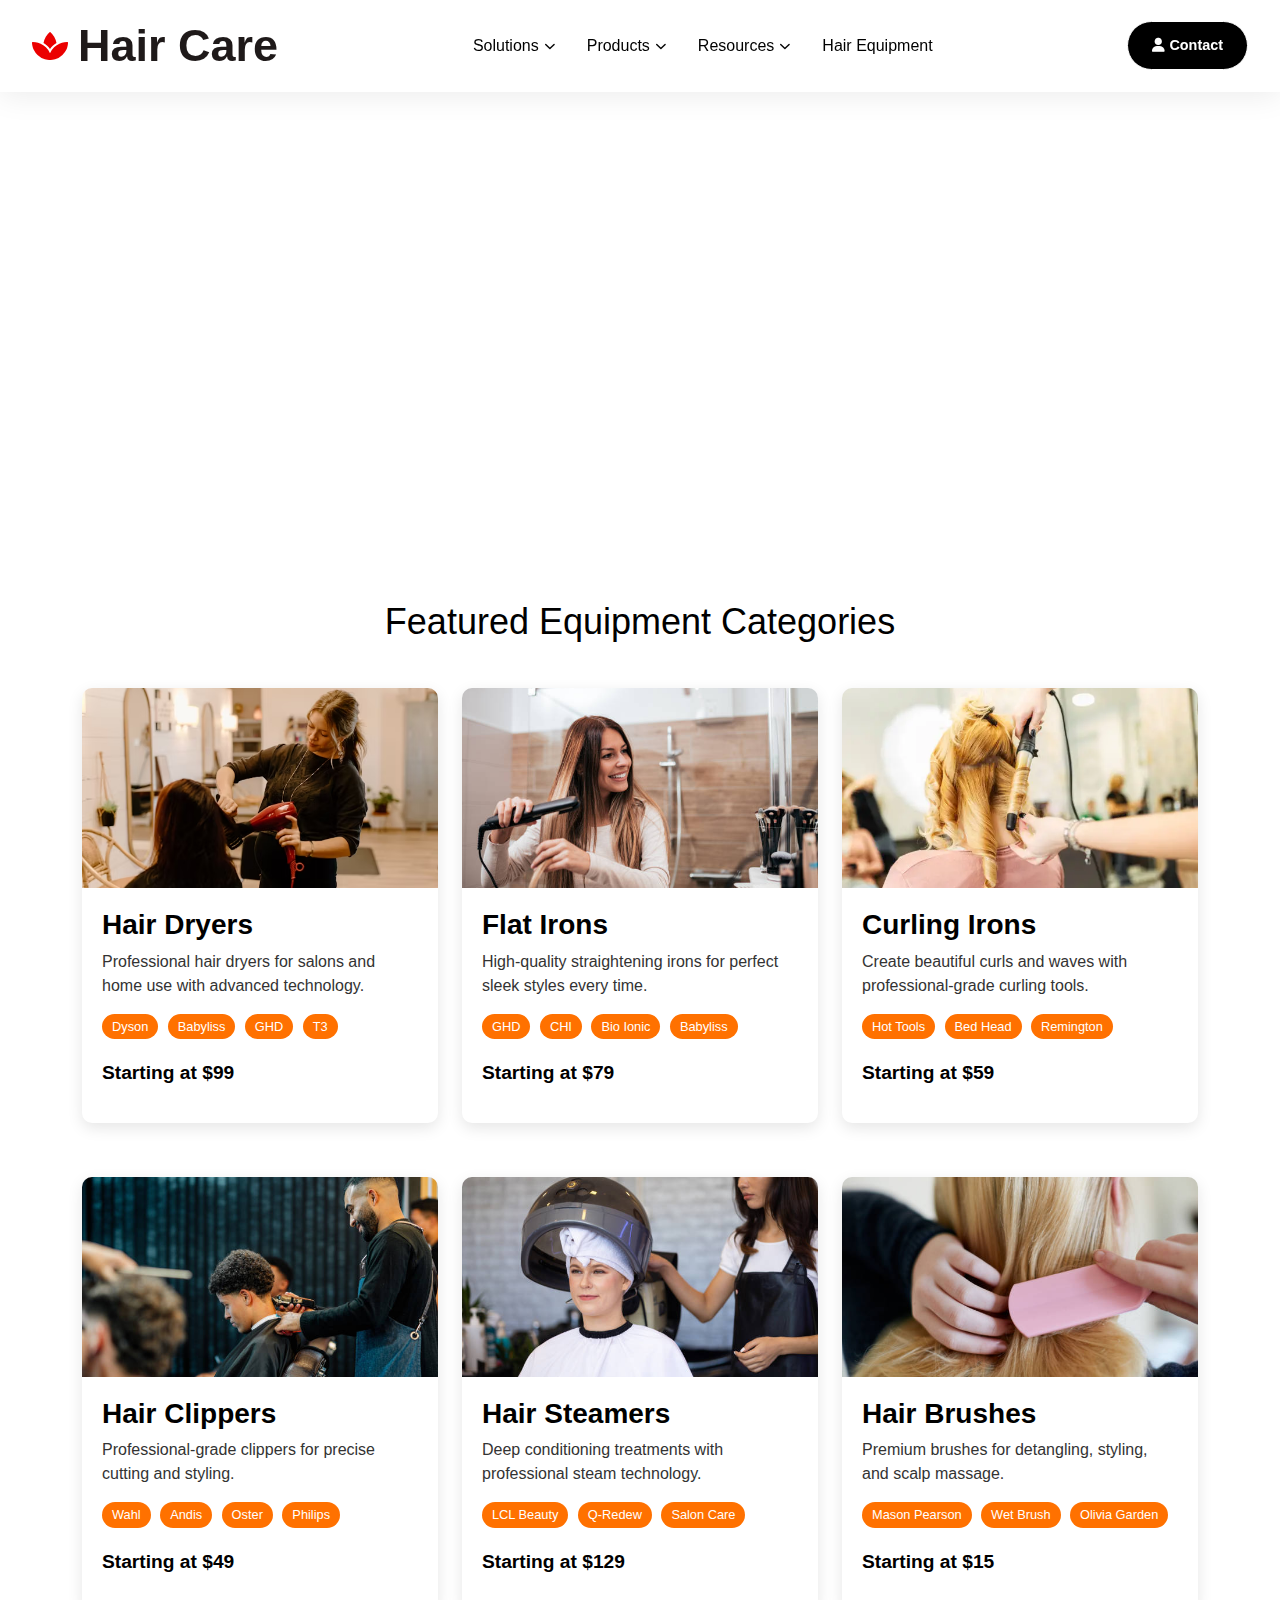
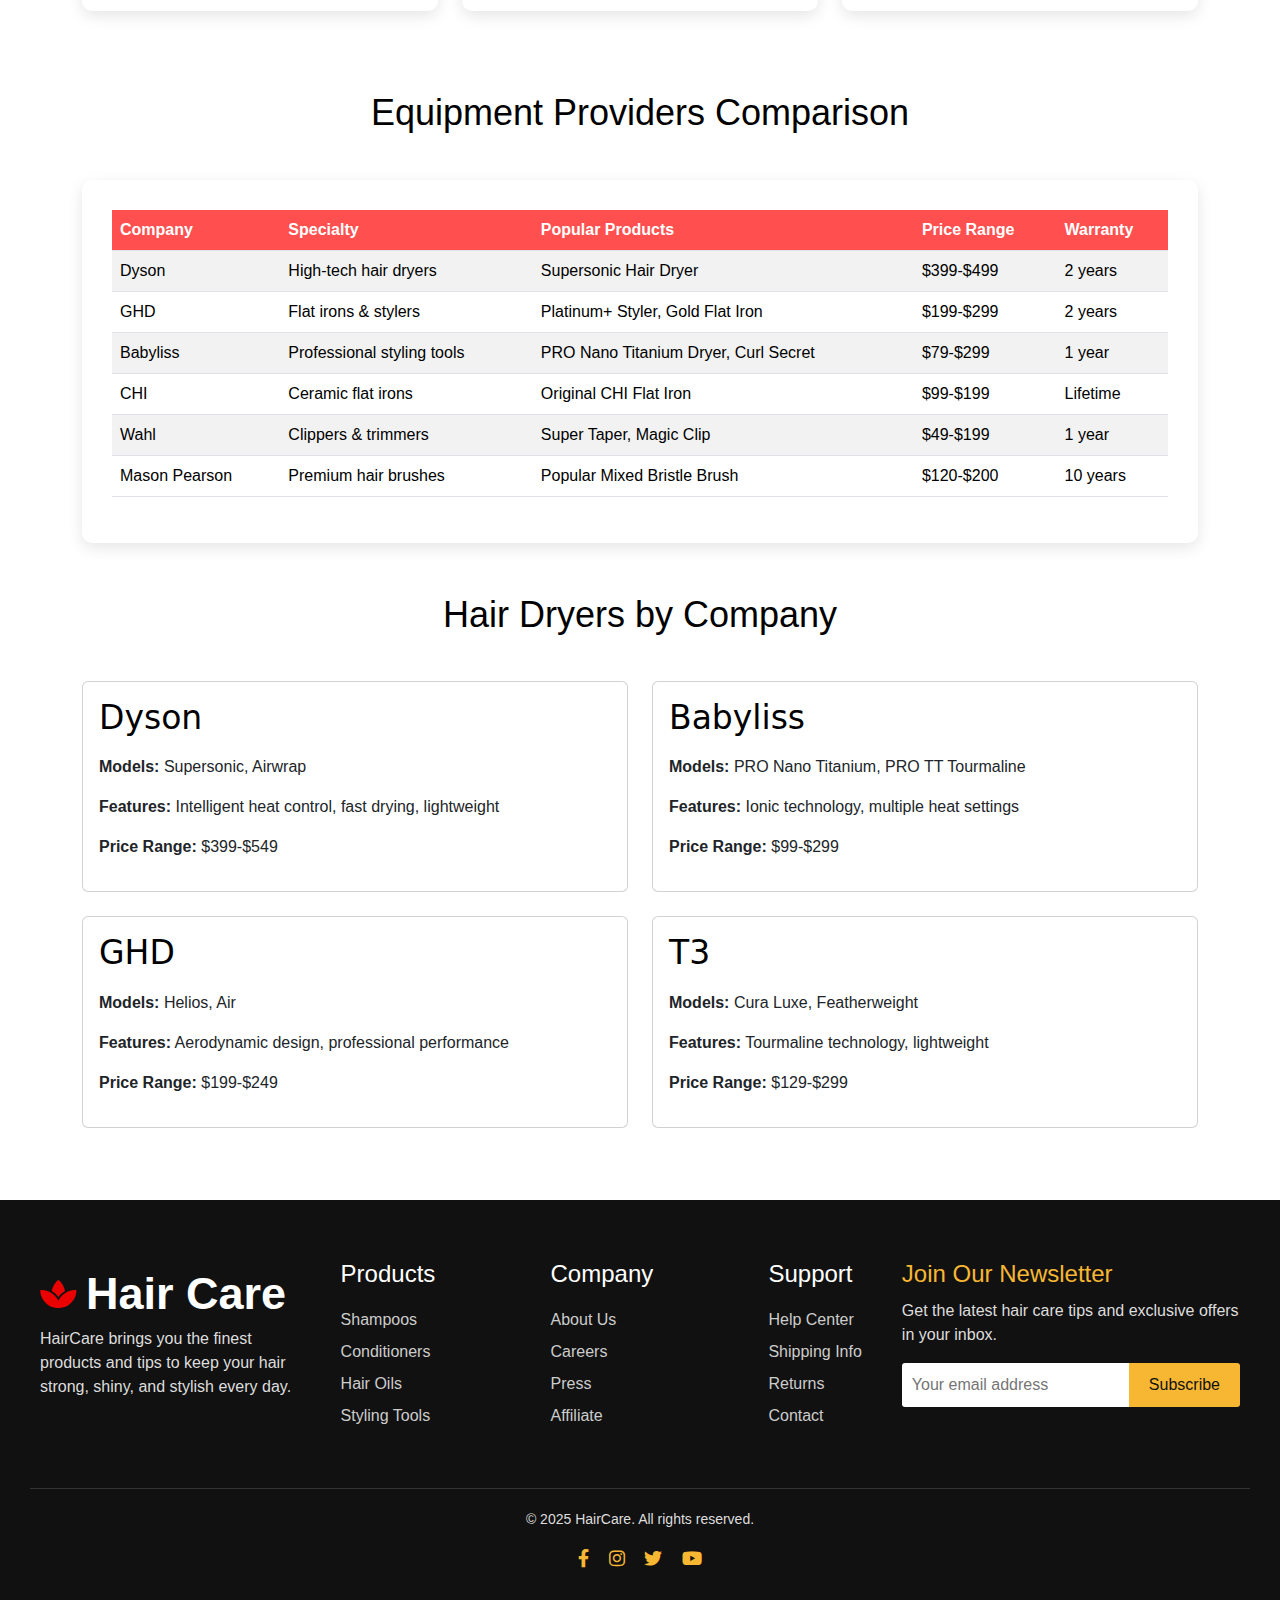
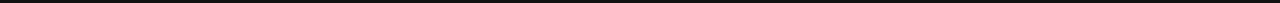
<file: Hair Equipment .html>
<!DOCTYPE html>
<html lang="en">
<head>
    <meta charset="UTF-8">
    <meta name="viewport" content="width=device-width, initial-scale=1.0">
    <title>Hair Care Equipment Providers | Professional Tools</title>
    <link rel="stylesheet" href="https://cdnjs.cloudflare.com/ajax/libs/font-awesome/6.0.0-beta3/css/all.min.css">
    <link rel="stylesheet" href="https://cdnjs.cloudflare.com/ajax/libs/twitter-bootstrap/5.1.0/css/bootstrap.min.css">
    <link rel="stylesheet" href="assets/CSS/Hair-Euipment.css">
</head>
<body>
    <!-- Navigation Bar (unchanged) -->
    <nav class="navbar">
        <div class="nav-container">
          <a href="index.html" class="logo">
            <i class="fas fa-spa logo-icon"></i>
           Hair Care
          </a>
          <div class="nav-links">
            <div class="nav-item">
              <a href="#home-remedies" class="nav-link">
                Solutions
                <i class="fas fa-chevron-down" style="font-size: 0.7rem;"></i>
              </a>
              <div class="dropdown">
                <a href="index.html" class="dropdown-link">For Home</a>
                <a href="Graying.html" class="dropdown-link">For Hair Graying</a>
                <a href="hair-loss.html" class="dropdown-link">For Hair Loss</a>
                <a href="Premature baldness.html" class="dropdown-link">For Premature baldness</a>
              </div>
            </div>
            <div class="nav-item">
              <a href="#" class="nav-link">
                Products
                <i class="fas fa-chevron-down" style="font-size: 0.7rem;"></i>
              </a>
              <div class="dropdown">
                <a href="latest developments.html" class="dropdown-link">Latest Developments</a>
                <a href="compare Page .html" class="dropdown-link">Compare page</a>
                <a href="#" class="dropdown-link">Styling Products</a>
                <a href="#" class="dropdown-link">Hair Growth Solutions</a>
                <a href="#" class="dropdown-link">Professional Tools</a>
              </div>
            </div>
            
            <div class="nav-item">
              <a href="#" class="nav-link">
                Resources
                <i class="fas fa-chevron-down" style="font-size: 0.7rem;"></i>
              </a>
              <div class="dropdown">
                <a href="#" class="dropdown-link">Hair Care Guides</a>
                <a href="#" class="dropdown-link">Expert Advice</a>
                <a href="#" class="dropdown-link">Video Tutorials</a>
                <a href="#" class="dropdown-link">Blog</a>
              </div>
            </div>
           
            <div class="nav-item">
              <a href="Hair Equipment .html" class="nav-link">Hair Equipment</a>
            </div>
          </div>
          <div class="nav-cta">
            <a href="contact.html" class="btn btn-secondary">
              <i class="fas fa-user"></i> Contact
            </a>
        </div>
      </nav>
    
    <!-- Hero Section -->
    <section class="hero">
        <div class="container">
            <h1>Professional Hair Care Equipment</h1>
            <p class="lead">Discover top-quality tools and equipment from leading manufacturers for all your hair care needs</p>
        </div>
    </section>

    <!-- Equipment Section -->
    <section class="equipment-section">
        <div class="container">
            <h2 class="section-title">Featured Equipment Categories</h2>
            
            <div class="row">
                <!-- Equipment Card 1 -->
                <div class="col-md-4">
                    <div class="equipment-card">
                        <img src="assets/images/Hair Dryers.jpg" alt="Hair Dryers" class="equipment-img">
                        <div class="equipment-body">
                            <h3 class="equipment-title">Hair Dryers</h3>
                            <p>Professional hair dryers for salons and home use with advanced technology.</p>
                            <div>
                                <span class="company-badge">Dyson</span>
                                <span class="company-badge">Babyliss</span>
                                <span class="company-badge">GHD</span>
                                <span class="company-badge">T3</span>
                            </div>
                            <p class="price">Starting at $99</p>
                           
                        </div>
                    </div>
                </div>
                
                <!-- Equipment Card 2 -->
                <div class="col-md-4">
                    <div class="equipment-card">
                        <img src="assets/images/Flat Irons.jpg" alt="Flat Irons" class="equipment-img">
                        <div class="equipment-body">
                            <h3 class="equipment-title">Flat Irons</h3>
                            <p>High-quality straightening irons for perfect sleek styles every time.</p>
                            <div>
                                <span class="company-badge">GHD</span>
                                <span class="company-badge">CHI</span>
                                <span class="company-badge">Bio Ionic</span>
                                <span class="company-badge">Babyliss</span>
                            </div>
                            <p class="price">Starting at $79</p>
                           
                        </div>
                    </div>
                </div>
                
                <!-- Equipment Card 3 -->
                <div class="col-md-4">
                    <div class="equipment-card">
                        <img src="assets/images/Curling Irons.jpg" alt="Curling Irons" class="equipment-img">
                        <div class="equipment-body">
                            <h3 class="equipment-title">Curling Irons</h3>
                            <p>Create beautiful curls and waves with professional-grade curling tools.</p>
                            <div>
                                <span class="company-badge">Hot Tools</span>
                                <span class="company-badge">Bed Head</span>
                                <span class="company-badge">Remington</span>
                            </div>
                            <p class="price">Starting at $59</p>
                            
                        </div>
                    </div>
                </div>
            </div>
            
            <div class="row mt-4">
                <!-- Equipment Card 4 -->
                <div class="col-md-4">
                    <div class="equipment-card">
                        <img src="assets/images/Hair Clippers.jpg" alt="Hair Clippers" class="equipment-img">
                        <div class="equipment-body">
                            <h3 class="equipment-title">Hair Clippers</h3>
                            <p>Professional-grade clippers for precise cutting and styling.</p>
                            <div>
                                <span class="company-badge">Wahl</span>
                                <span class="company-badge">Andis</span>
                                <span class="company-badge">Oster</span>
                                <span class="company-badge">Philips</span>
                            </div>
                            <p class="price">Starting at $49</p>
                          
                        </div>
                    </div>
                </div>
                
                <!-- Equipment Card 5 -->
                <div class="col-md-4">
                    <div class="equipment-card">
                        <img src="assets/images/Hair Steamers.jpg" alt="Hair Steamers" class="equipment-img">
                        <div class="equipment-body">
                            <h3 class="equipment-title">Hair Steamers</h3>
                            <p>Deep conditioning treatments with professional steam technology.</p>
                            <div>
                                <span class="company-badge">LCL Beauty</span>
                                <span class="company-badge">Q-Redew</span>
                                <span class="company-badge">Salon Care</span>
                            </div>
                            <p class="price">Starting at $129</p>
                        
                        </div>
                    </div>
                </div>
                
                <!-- Equipment Card 6 -->
                <div class="col-md-4">
                    <div class="equipment-card">
                        <img src="assets/images/Hair Brushes.jpg" alt="Hair Brushes" class="equipment-img">
                        <div class="equipment-body">
                            <h3 class="equipment-title">Hair Brushes</h3>
                            <p>Premium brushes for detangling, styling, and scalp massage.</p>
                            <div>
                                <span class="company-badge">Mason Pearson</span>
                                <span class="company-badge">Wet Brush</span>
                                <span class="company-badge">Olivia Garden</span>
                              
                            </div>
                            <p class="price">Starting at $15</p>
                           
                        </div>
                    </div>
                </div>
            </div>
        </div>
    </section>

    <!-- Company Comparison Section -->
    <section class="container mb-5" id="comparison">
        <h2 class="section-title">Equipment Providers Comparison</h2>
        
        <div class="comparison-table">
            <div class="table-responsive">
                <table class="table table-striped table-hover">
                    <thead>
                        <tr>
                            <th>Company</th>
                            <th>Specialty</th>
                            <th>Popular Products</th>
                            <th>Price Range</th>
                            <th>Warranty</th>
                        </tr>
                    </thead>
                    <tbody>
                        <tr>
                            <td>Dyson</td>
                            <td>High-tech hair dryers</td>
                            <td>Supersonic Hair Dryer</td>
                            <td>$399-$499</td>
                            <td>2 years</td>
                        </tr>
                        <tr>
                            <td>GHD</td>
                            <td>Flat irons & stylers</td>
                            <td>Platinum+ Styler, Gold Flat Iron</td>
                            <td>$199-$299</td>
                            <td>2 years</td>
                        </tr>
                        <tr>
                            <td>Babyliss</td>
                            <td>Professional styling tools</td>
                            <td>PRO Nano Titanium Dryer, Curl Secret</td>
                            <td>$79-$299</td>
                            <td>1 year</td>
                        </tr>
                        <tr>
                            <td>CHI</td>
                            <td>Ceramic flat irons</td>
                            <td>Original CHI Flat Iron</td>
                            <td>$99-$199</td>
                            <td>Lifetime</td>
                        </tr>
                        <tr>
                            <td>Wahl</td>
                            <td>Clippers & trimmers</td>
                            <td>Super Taper, Magic Clip</td>
                            <td>$49-$199</td>
                            <td>1 year</td>
                        </tr>
                        <tr>
                            <td>Mason Pearson</td>
                            <td>Premium hair brushes</td>
                            <td>Popular Mixed Bristle Brush</td>
                            <td>$120-$200</td>
                            <td>10 years</td>
                        </tr>
                    </tbody>
                </table>
            </div>
        </div>
    </section>

    <!-- Detailed Equipment Sections -->
    <section class="container mb-5" id="dryers">
        <h2 class="section-title">Hair Dryers by Company</h2>
        <div class="row">
            <div class="col-md-6">
                <div class="card mb-4">
                    <div class="card-body">
                        <h3 class="text-primary">Dyson</h3>
                        <p><strong>Models:</strong> Supersonic, Airwrap</p>
                        <p><strong>Features:</strong> Intelligent heat control, fast drying, lightweight</p>
                        <p><strong>Price Range:</strong> $399-$549</p>
                    </div>
                </div>
            </div>
            <div class="col-md-6">
                <div class="card mb-4">
                    <div class="card-body">
                        <h3 class="text-primary">Babyliss</h3>
                        <p><strong>Models:</strong> PRO Nano Titanium, PRO TT Tourmaline</p>
                        <p><strong>Features:</strong> Ionic technology, multiple heat settings</p>
                        <p><strong>Price Range:</strong> $99-$299</p>
                    </div>
                </div>
            </div>
            <div class="col-md-6">
                <div class="card mb-4">
                    <div class="card-body">
                        <h3 class="text-primary">GHD</h3>
                        <p><strong>Models:</strong> Helios, Air</p>
                        <p><strong>Features:</strong> Aerodynamic design, professional performance</p>
                        <p><strong>Price Range:</strong> $199-$249</p>
                    </div>
                </div>
            </div>
            <div class="col-md-6">
                <div class="card mb-4">
                    <div class="card-body">
                        <h3 class="text-primary">T3</h3>
                        <p><strong>Models:</strong> Cura Luxe, Featherweight</p>
                        <p><strong>Features:</strong> Tourmaline technology, lightweight</p>
                        <p><strong>Price Range:</strong> $129-$299</p>
                    </div>
                </div>
            </div>
        </div>
    </section>

       <!-- section-footer -->
       <footer class="advanced-footer">
        <div class="footer-top">
          <div class="footer-brand">
            <a href="#" class="logo" >
                <i class="fas fa-spa logo-icon"></i>
                 Hair Care
            </a>
            <p>HairCare brings you the finest products and tips to keep your hair strong, shiny, and stylish every day.</p>
          </div>
      
          <div class="footer-links">
            <div class="footer-column">
              <h4>Products</h4>
              <ul>
                <li><a href="#">Shampoos</a></li>
                <li><a href="#">Conditioners</a></li>
                <li><a href="#">Hair Oils</a></li>
                <li><a href="#">Styling Tools</a></li>
              </ul>
            </div>
      
            <div class="footer-column">
              <h4>Company</h4>
              <ul>
                <li><a href="#">About Us</a></li>
                <li><a href="#">Careers</a></li>
                <li><a href="#">Press</a></li>
                <li><a href="#">Affiliate</a></li>
              </ul>
            </div>
      
            <div class="footer-column">
              <h4>Support</h4>
              <ul>
                <li><a href="#">Help Center</a></li>
                <li><a href="#">Shipping Info</a></li>
                <li><a href="#">Returns</a></li>
                <li><a href="#">Contact</a></li>
              </ul>
            </div>
          </div>
      
          <div class="footer-newsletter">
            <h4>Join Our Newsletter</h4>
            <p>Get the latest hair care tips and exclusive offers in your inbox.</p>
            <form class="newsletter-form">
              <input type="email" placeholder="Your email address">
              <button type="submit">Subscribe</button>
            </form>
          </div>
        </div>
      
        <div class="footer-bottom">
          <p>&copy; 2025 HairCare. All rights reserved.</p>
          <div class="social-icons">
            <a href="#"><i class="fab fa-facebook-f"></i></a>
            <a href="#"><i class="fab fa-instagram"></i></a>
            <a href="#"><i class="fab fa-twitter"></i></a>
            <a href="#"><i class="fab fa-youtube"></i></a>
          </div>
        </div>
      </footer>
      

    <script src="https://cdnjs.cloudflare.com/ajax/libs/twitter-bootstrap/5.1.0/js/bootstrap.bundle.min.js"></script>
</body>
</html>
</file>
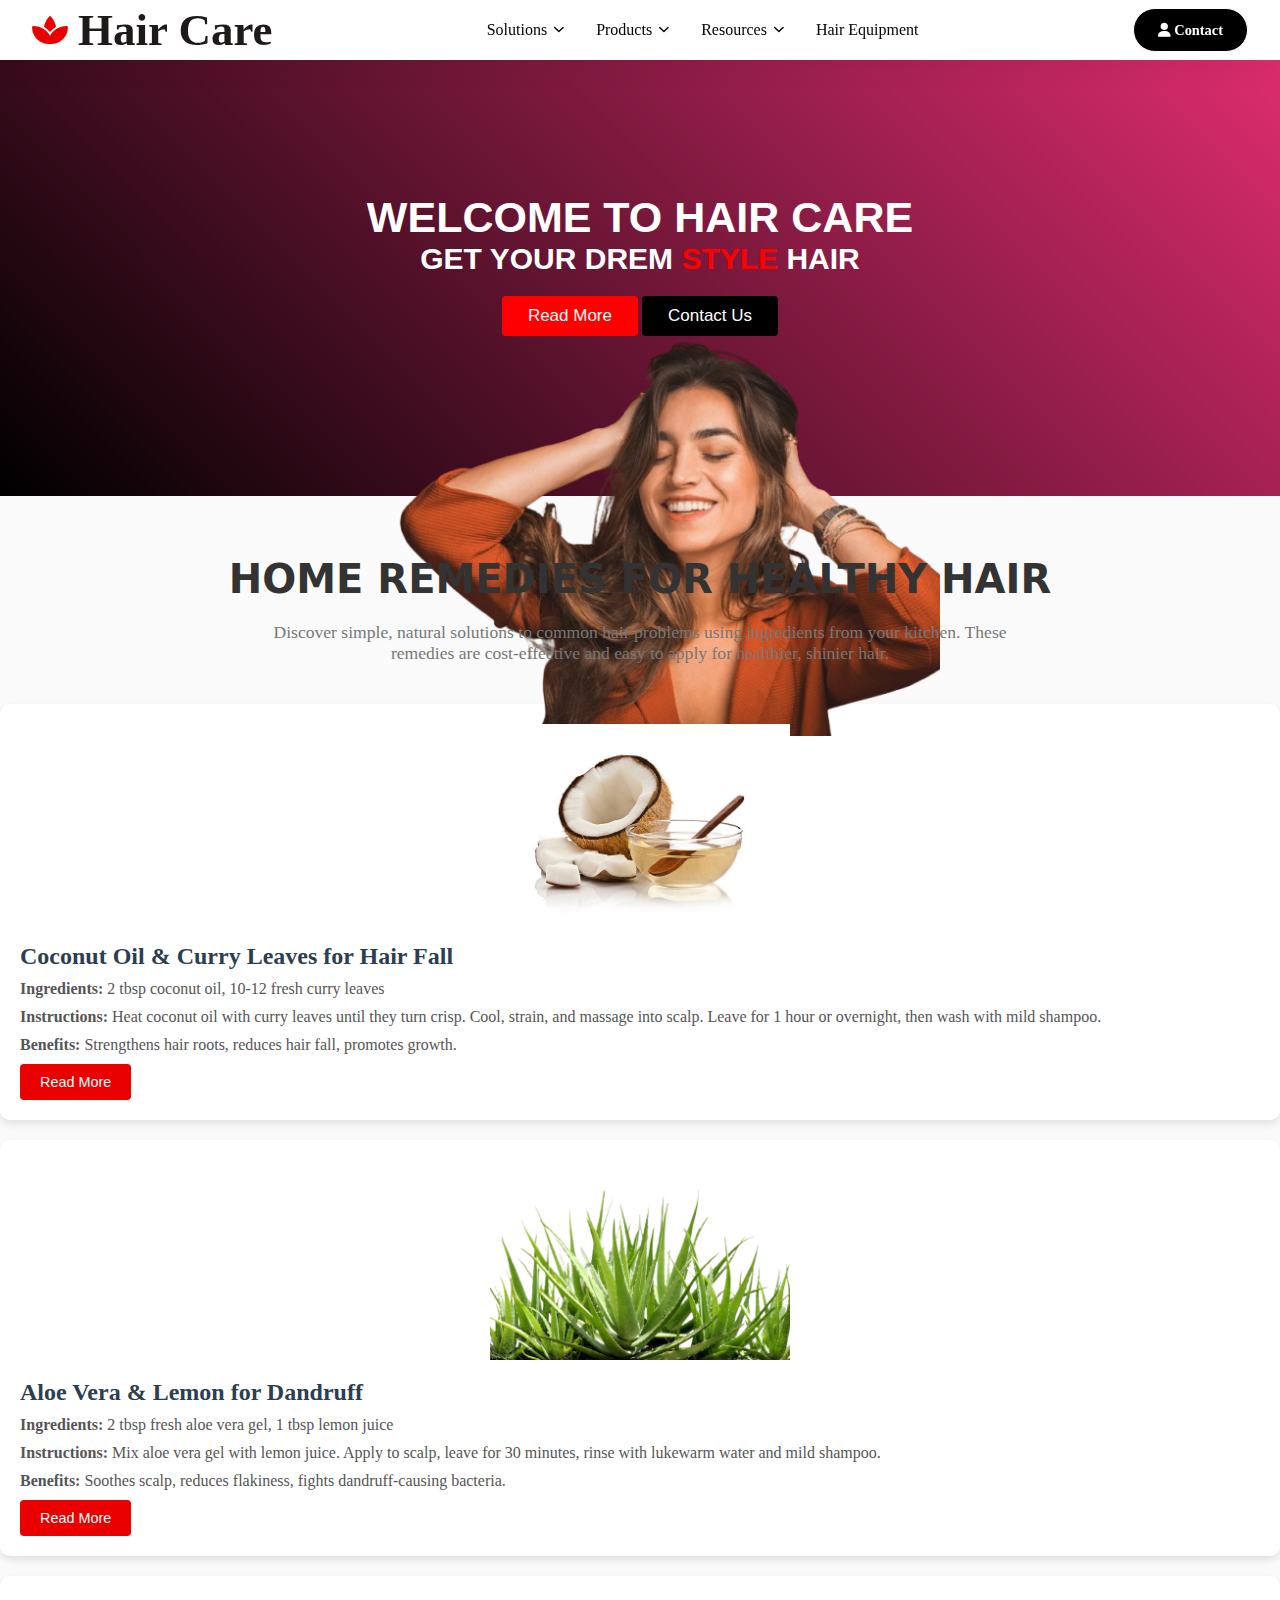
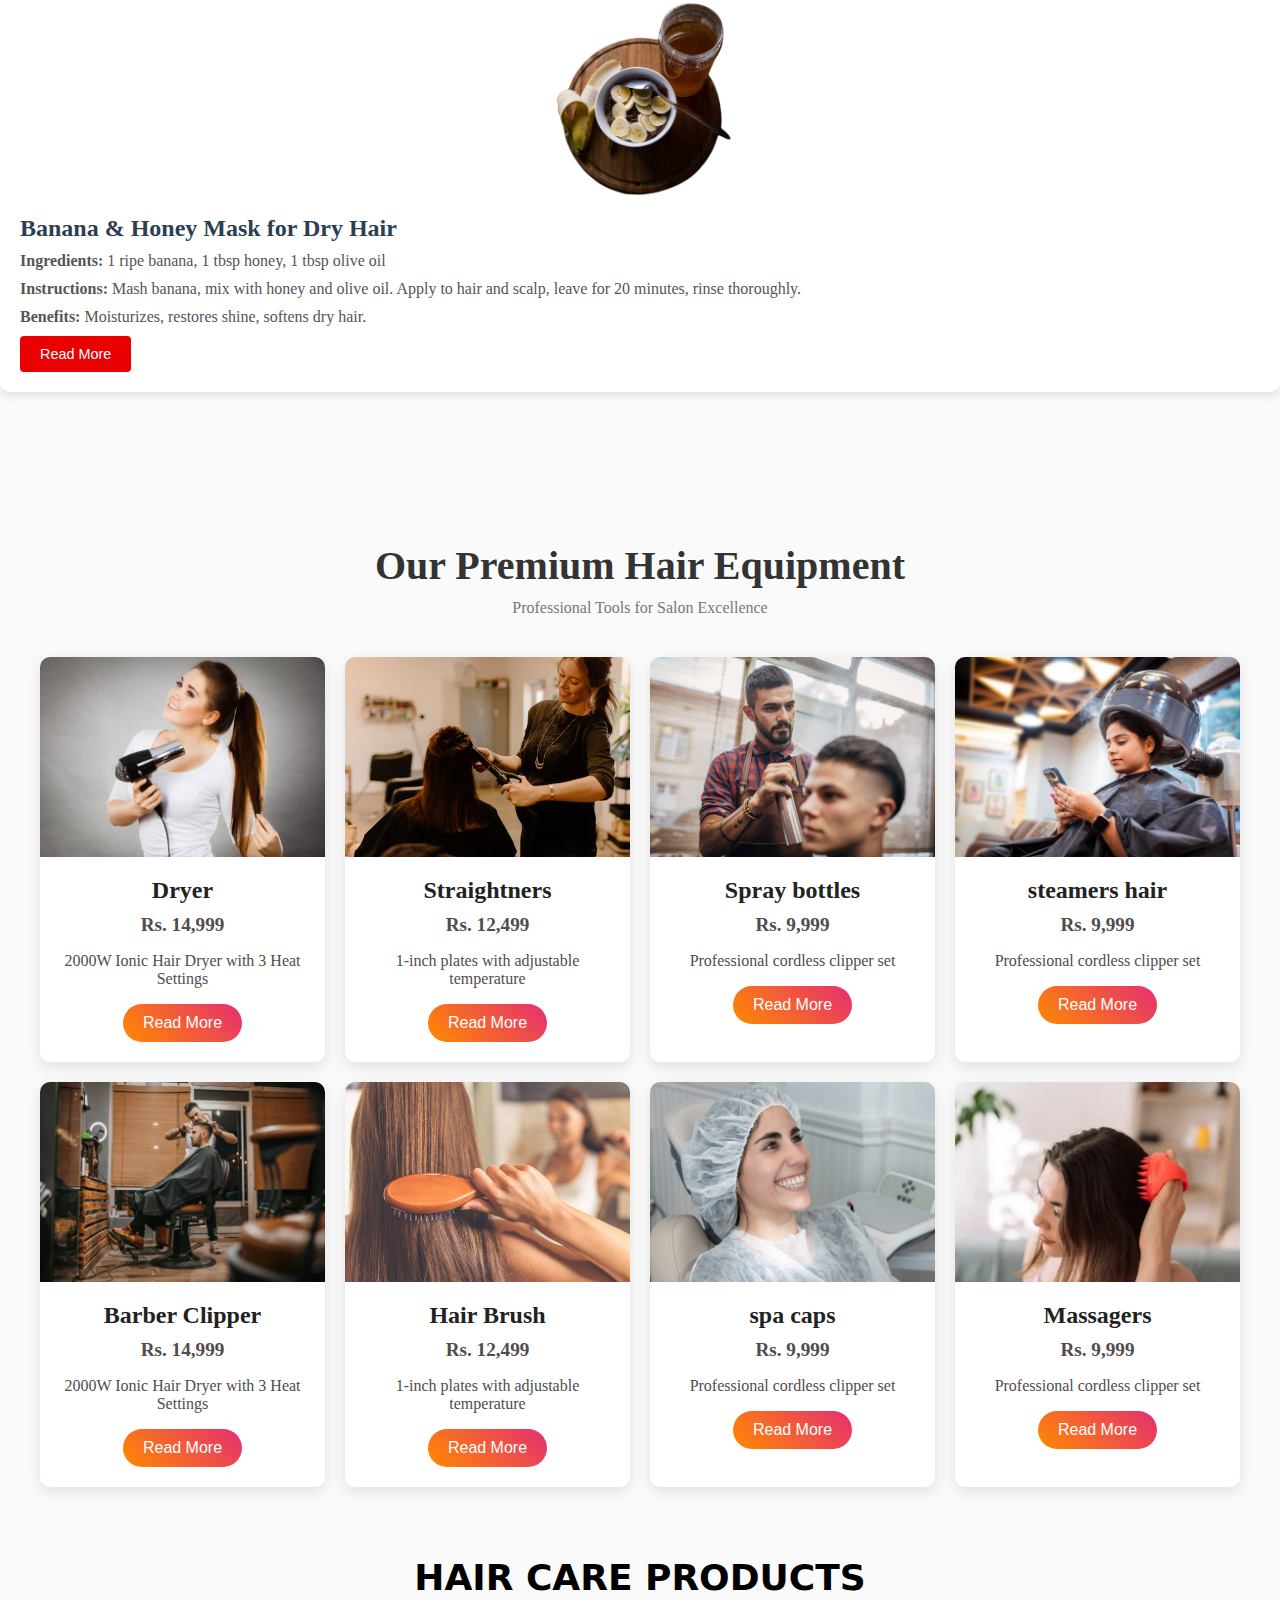
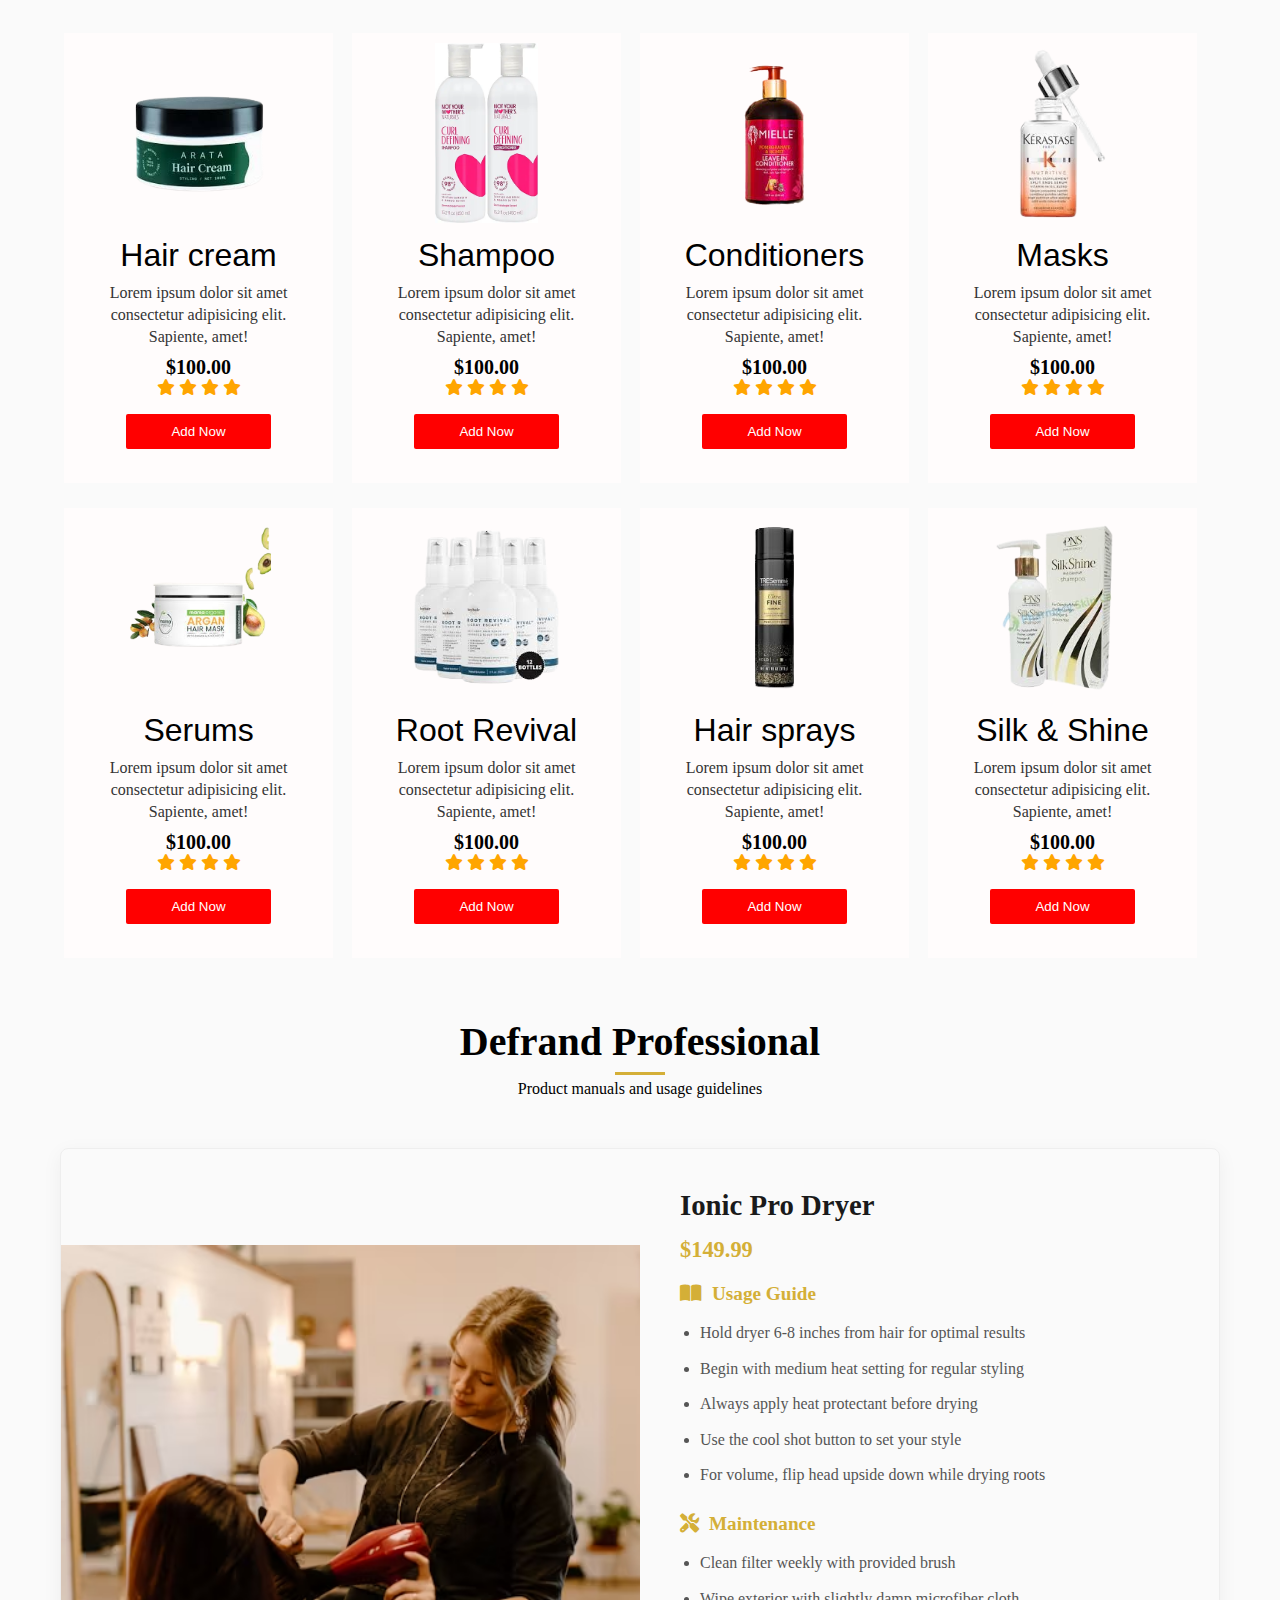
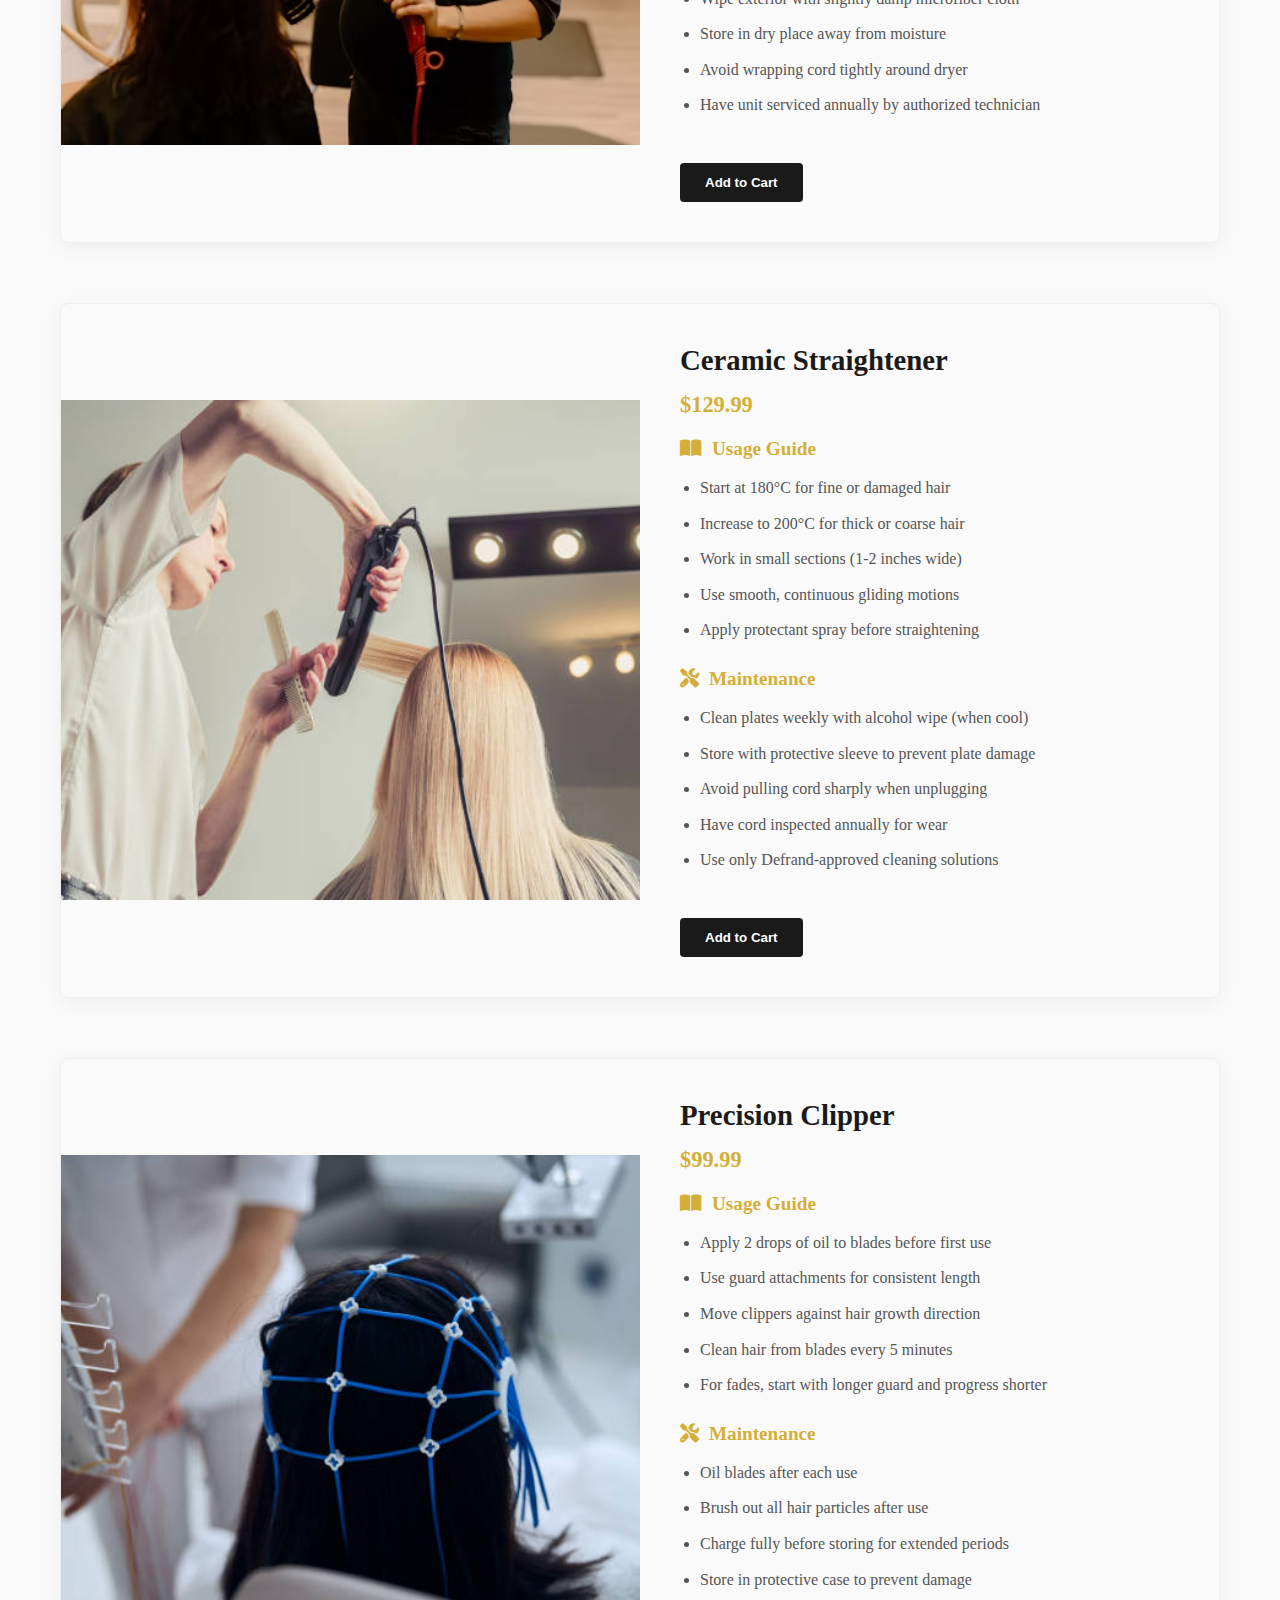
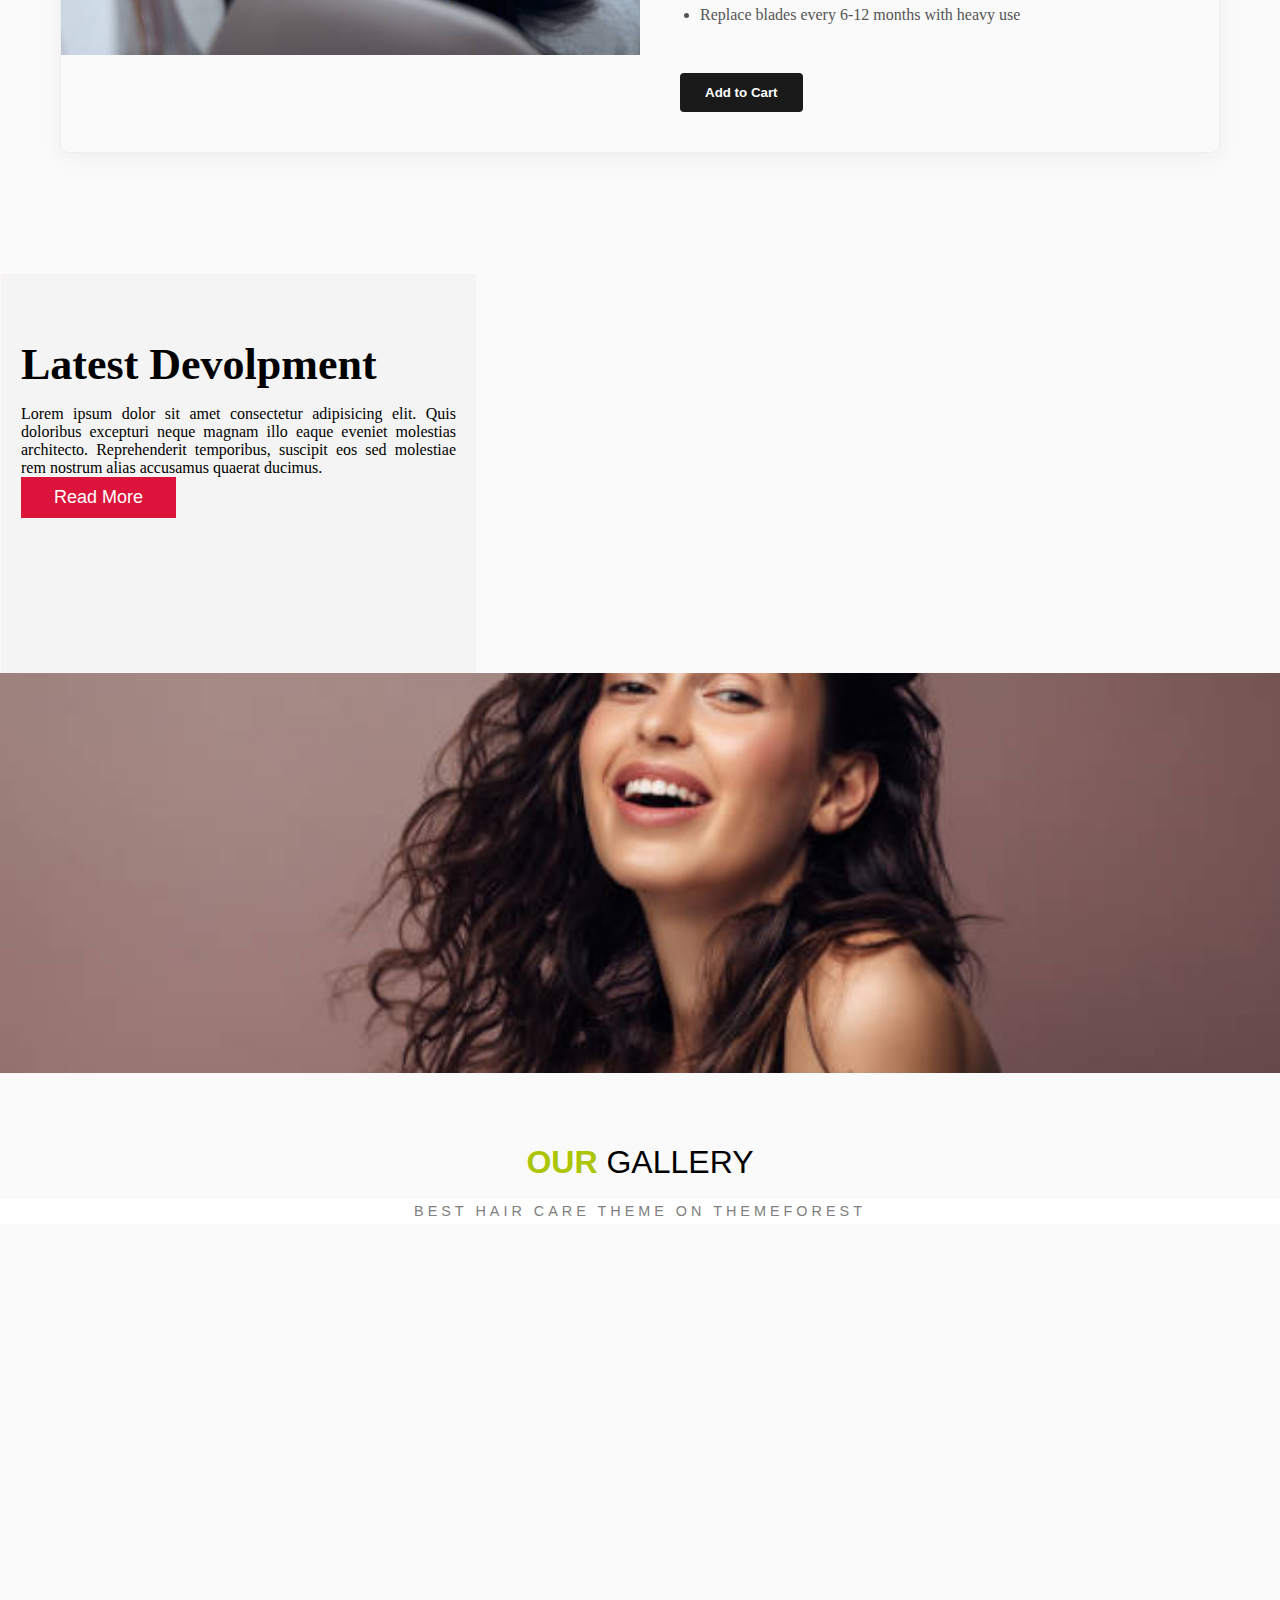
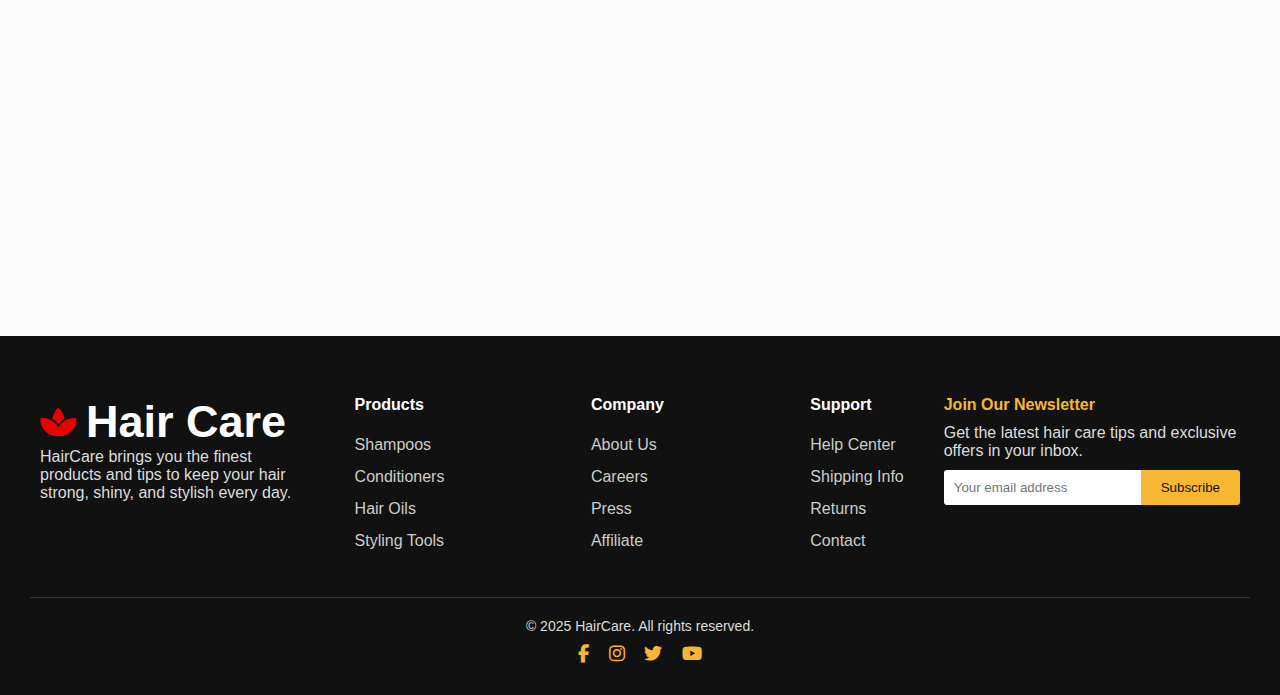
<file: Hair-Care.html>
<!DOCTYPE html>
<html lang="en">
  <head>
    <!-- Required meta tags -->
    <meta charset="utf-8" />
    <meta
      name="viewport"
      content="width=device-width, initial-scale=1, shrink-to-fit=no"
    />

    <!-- Bootstrap CSS -->
    <link
      rel="stylesheet"
      href="https://cdn.jsdelivr.net/npm/bootstrap@4.6.2/dist/css/bootstrap.min.css"
      integrity="sha384-xOolHFLEh07PJGoPkLv1IbcEPTNtaed2xpHsD9ESMhqIYd0nLMwNLD69Npy4HI+N"
      crossorigin="anonymous"
    />

    <link
      rel="stylesheet"
      href="https://cdnjs.cloudflare.com/ajax/libs/font-awesome/6.7.2/css/all.min.css"
      integrity="sha512-Evv84Mr4kqVGRNSgIGL/F/aIDqQb7xQ2vcrdIwxfjThSH8CSR7PBEakCr51Ck+w+/U6swU2Im1vVX0SVk9ABhg=="
      crossorigin="anonymous"
      referrerpolicy="no-referrer"
    />
    <link rel="shortcut icon" href="image/logo.png" />

    <link rel="stylesheet" href="assets/CSS/hair.css" />
    <title>Hello, world!</title>
 
  </head>
  <body>
   <!-- Navigation Bar (unchanged) -->
   <nav class="navbar">
    <div class="nav-container">
      <a href="Hair-Care.html" class="logo">
        <i class="fas fa-spa logo-icon"></i>
       Hair Care
      </a>
      <div class="nav-links">
        <div class="nav-item">
          <a href="#home-remedies" class="nav-link">
            Solutions
            <i class="fas fa-chevron-down" style="font-size: 0.7rem;"></i>
          </a>
          <div class="dropdown">
            <a href="Hair-Care.html" class="dropdown-link">For Home</a>
            <a href="Graying.html" class="dropdown-link">For Hair Graying</a>
            <a href="hair-loss.html" class="dropdown-link">For Hair Loss</a>
            <a href="Premature baldness.html" class="dropdown-link">For Premature baldness</a>
          </div>
        </div>
        <div class="nav-item">
          <a href="#" class="nav-link">
            Products
            <i class="fas fa-chevron-down" style="font-size: 0.7rem;"></i>
          </a>
          <div class="dropdown">
            <a href="latest developments.html" class="dropdown-link">Latest Developments</a>
            <a href="compare Page .html" class="dropdown-link">Compare page</a>
            <a href="#" class="dropdown-link">Styling Products</a>
            <a href="#" class="dropdown-link">Hair Growth Solutions</a>
            <a href="#" class="dropdown-link">Professional Tools</a>
          </div>
        </div>
        
        <div class="nav-item">
          <a href="#" class="nav-link">
            Resources
            <i class="fas fa-chevron-down" style="font-size: 0.7rem;"></i>
          </a>
          <div class="dropdown">
            <a href="#" class="dropdown-link">Hair Care Guides</a>
            <a href="#" class="dropdown-link">Expert Advice</a>
            <a href="#" class="dropdown-link">Video Tutorials</a>
            <a href="#" class="dropdown-link">Blog</a>
          </div>
        </div>
       
        <div class="nav-item">
          <a href="Hair Equipment .html" class="nav-link">Hair Equipment</a>
        </div>
      </div>
      <div class="nav-cta">
        <a href="contact.html" class="btn btn-secondary">
          <i class="fas fa-user"></i> Contact
        </a>
    </div>
  </nav>


  <!-- hero-section-2 -->
   <div class="Hero-section">
    <div class="container">
      <div class="row">
        <div class="col-md-6">
          <h3>welcome To Hair Care</h3>
      <h1>GET YOUR DREM <span>STYLE</span> HAIR</h1>
      <button class="btn-a">Read More</button>
      <button class="btn-b"><a href="contact.html">Contact Us</a></button>
        </div>
        <div class="col-md-6">
          <img src="assets/images/banner-2-removebg-preview.png" alt="">
        </div>
      </div>
    </div>
   </div>

  <!-- New Home Remedies Section -->
  <section id="home-remedies" class="home-remedies">
    <div class="container">
      <h1>Home Remedies for Healthy Hair</h1>
      <p class="intro">
        Discover simple, natural solutions to common hair problems using ingredients from your kitchen. These remedies are cost-effective and easy to apply for healthier, shinier hair.
      </p>
      <div class="row">
        <!-- Remedy 1: Hair Fall -->
        <div class="col-md-6 col-lg-4">
          <div class="remedy-card">
            <img src="assets/images/Coconut Oil-bg.jpg" alt="Coconut oil and curry leaves" />
            <h3>Coconut Oil & Curry Leaves for Hair Fall</h3>
            <p><strong>Ingredients:</strong> 2 tbsp coconut oil, 10-12 fresh curry leaves</p>
            <p><strong>Instructions:</strong> Heat coconut oil with curry leaves until they turn crisp. Cool, strain, and massage into scalp. Leave for 1 hour or overnight, then wash with mild shampoo.</p>
            <p><strong>Benefits:</strong> Strengthens hair roots, reduces hair fall, promotes growth.</p>
            <button class="btn-read-more">Read More</button>
          </div>
        </div>
        <!-- Remedy 2: Dandruff -->
        <div class="col-md-6 col-lg-4">
          <div class="remedy-card">
            <img src="assets/images/Aloe_Vera-bg-removebg-preview.png" alt="Aloe vera and lemon" />
            <h3>Aloe Vera & Lemon for Dandruff</h3>
            <p><strong>Ingredients:</strong> 2 tbsp fresh aloe vera gel, 1 tbsp lemon juice</p>
            <p><strong>Instructions:</strong> Mix aloe vera gel with lemon juice. Apply to scalp, leave for 30 minutes, rinse with lukewarm water and mild shampoo.</p>
            <p><strong>Benefits:</strong> Soothes scalp, reduces flakiness, fights dandruff-causing bacteria.</p>
            <button class="btn-read-more">Read More</button>
          </div>
        </div>
        <!-- Remedy 3: Dry Hair -->
        <div class="col-md-6 col-lg-4">
          <div class="remedy-card">
            <img src="assets/images/banna Mask.png" alt="Banana and honey mask" />
            <h3>Banana & Honey Mask for Dry Hair</h3>
            <p><strong>Ingredients:</strong> 1 ripe banana, 1 tbsp honey, 1 tbsp olive oil</p>
            <p><strong>Instructions:</strong> Mash banana, mix with honey and olive oil. Apply to hair and scalp, leave for 20 minutes, rinse thoroughly.</p>
            <p><strong>Benefits:</strong> Moisturizes, restores shine, softens dry hair.</p>
            <button class="btn-read-more">Read More</button>
          </div>
        </div>
      </div>
    </div>
  </section>

  <!-- Remaining Sections (unchanged) -->
  <section class="business-cards-section">
    <h2>Our Premium Hair Equipment</h2>
    <p class="subtitle">Professional Tools for Salon Excellence</p>
    <div class="cards-container">
      <div class="equipment-card">
        <div class="card-image">
          <img src="assets/images/hair dryer-full.jpg" alt="" />
        </div>
        <div class="card-content">
          <h3>Dryer</h3>
          <p class="price">Rs. 14,999</p>
          <p class="description">2000W Ionic Hair Dryer with 3 Heat Settings</p>
          <button class="btn-view"><a href="Dryers-pro.html">Read More</a></button>
        </div>
      </div>
      <div class="equipment-card">
        <div class="card-image">
          <img src="assets/images/Straightners-full.avif" alt="" />
        </div>
        <div class="card-content">
          <h3>Straightners</h3>
          <p class="price">Rs. 12,499</p>
          <p class="description">1-inch plates with adjustable temperature</p>
          <button class="btn-view"><a href="Hair Straighteners.html">Read More</a></button>
        </div>
      </div>
      <div class="equipment-card">
        <div class="card-image">
          <img src="assets/images/Spray bottles-full.jpg" alt="" />
        </div>
        <div class="card-content">
          <h3>Spray bottles</h3>
          <p class="price">Rs. 9,999</p>
          <p class="description">Professional cordless clipper set</p>
          <button class="btn-view"><a href="Spray Bottle.html">Read More</a></button>
        </div>
      </div>
      <div class="equipment-card">
        <div class="card-image">
          <img src="assets/images/steamers hair-ful.jpg" alt="" />
        </div>
        <div class="card-content">
          <h3>steamers hair</h3>
          <p class="price">Rs. 9,999</p>
          <p class="description">Professional cordless clipper set</p>
          <button class="btn-view"><a href="Hair Steamers.html">Read More</a></button>
        </div>
      </div>
      <div class="equipment-card">
        <div class="card-image">
          <img src="assets/images/Barber Clipper Pro.webp" alt="" />
        </div>
        <div class="card-content">
          <h3>Barber Clipper </h3>
          <p class="price">Rs. 14,999</p>
          <p class="description">2000W Ionic Hair Dryer with 3 Heat Settings</p>
          <button class="btn-view"><a href="Barber Clipper.html">Read More</a></button>
        </div>
      </div>
      <div class="equipment-card">
        <div class="card-image">
          <img src="assets/images/Hair Brush-full.jpg" alt="" />
        </div>
        <div class="card-content">
          <h3>Hair Brush</h3>
          <p class="price">Rs. 12,499</p>
          <p class="description">1-inch plates with adjustable temperature</p>
          <button class="btn-view"><a href="Hair Brushes.html">Read More</a></button>
        </div>
      </div>
      <div class="equipment-card">
        <div class="card-image">
          <img src="assets/images/spa caps-full.jpg" alt="" />
        </div>
        <div class="card-content">
          <h3>spa caps</h3>
          <p class="price">Rs. 9,999</p>
          <p class="description">Professional cordless clipper set</p>
          <button class="btn-view"><a href="Spa-Caps.html">Read More</a></button>
        </div>
      </div>
      <div class="equipment-card">
        <div class="card-image">
          <img src="assets/images/Massagers for hair" alt="" />
        </div>
        <div class="card-content">
          <h3>Massagers</h3>
          <p class="price">Rs. 9,999</p>
          <p class="description">Professional cordless clipper set</p>
          <button class="btn-view"><a href="Massagers-Pro.html">Read More</a></button>
        </div>
      </div>
    </div>
  </section>

    <!-- section-main-3 -->
     

    <!-- section-main-4 -->
    <!-- Products-section -->
    <div class="Product">
      <h1>Hair Care Products</h1>
      <div class="box">
        <div class="card">
          <div class="small-card">
            <i class="fa-solid fa-heart"></i>
            <i class="fa-solid fa-share"></i>
          </div>
          <div class="image">
            <img src="assets/images/hair-carem-11-removebg.png" alt="" />
          </div>
          <div class="card-text">
            <h2>Hair cream</h2>
            <p>
              Lorem ipsum dolor sit amet consectetur adipisicing elit. Sapiente,
              amet!
            </p>
            <h3>$100.00</h3>
          </div>
          <div class="product-star">
            <i class="fa-solid fa-star"></i>
            <i class="fa-solid fa-star"></i>
            <i class="fa-solid fa-star"></i>
            <i class="fa-solid fa-star"></i>
          </div>
          <div class="card-btn">
            <button class="btn-c">Add Now</button>
          </div>
        </div>
        <div class="card">
          <div class="small-card">
            <i class="fa-solid fa-heart"></i>
            <i class="fa-solid fa-share"></i>
          </div>
          <div class="image">
            <img src="assets/images/sampoo_.webp" alt="" />
          </div>
          <div class="card-text">
            <h2>Shampoo</h2>
            <p>
              Lorem ipsum dolor sit amet consectetur adipisicing elit. Sapiente,
              amet!
            </p>
            <h3>$100.00</h3>
          </div>
          <div class="product-star">
            <i class="fa-solid fa-star"></i>
            <i class="fa-solid fa-star"></i>
            <i class="fa-solid fa-star"></i>
            <i class="fa-solid fa-star"></i>
          </div>
          <div class="card-btn">
            <button class="btn-c">Add Now</button>
          </div>
        </div>
        <div class="card">
          <div class="small-card">
            <i class="fa-solid fa-heart"></i>
            <i class="fa-solid fa-share"></i>
          </div>
          <div class="image">
            <img src="assets/images/hair-13-removebg-preview.png" alt="" />
          </div>
          <div class="card-text">
            <h2>Conditioners</h2>
            <p>
              Lorem ipsum dolor sit amet consectetur adipisicing elit. Sapiente,
              amet!
            </p>
            <h3>$100.00</h3>
          </div>
          <div class="product-star">
            <i class="fa-solid fa-star"></i>
            <i class="fa-solid fa-star"></i>
            <i class="fa-solid fa-star"></i>
            <i class="fa-solid fa-star"></i>
          </div>
          <div class="card-btn">
            <button class="btn-c">Add Now</button>
          </div>
        </div>
        <div class="card">
          <div class="small-card">
            <i class="fa-solid fa-heart"></i>
            <i class="fa-solid fa-share"></i>
          </div>
          <div class="image">
            <img src="assets/images/hair-14-removebg-preview.png" alt="" />
          </div>
          <div class="card-text">
            <h2>Masks</h2>
            <p>
              Lorem ipsum dolor sit amet consectetur adipisicing elit. Sapiente,
              amet!
            </p>
            <h3>$100.00</h3>
          </div>
          <div class="product-star">
            <i class="fa-solid fa-star"></i>
            <i class="fa-solid fa-star"></i>
            <i class="fa-solid fa-star"></i>
            <i class="fa-solid fa-star"></i>
          </div>
          <div class="card-btn">
            <button class="btn-c">Add Now</button>
          </div>
        </div>
        <div class="card">
          <div class="small-card">
            <i class="fa-solid fa-heart"></i>
            <i class="fa-solid fa-share"></i>
          </div>
          <div class="image">
            <img src="assets/images/hair-15-removebg-preview.png" alt="" />
          </div>
          <div class="card-text">
            <h2>Serums</h2>
            <p>
              Lorem ipsum dolor sit amet consectetur adipisicing elit. Sapiente,
              amet!
            </p>
            <h3>$100.00</h3>
          </div>
          <div class="product-star">
            <i class="fa-solid fa-star"></i>
            <i class="fa-solid fa-star"></i>
            <i class="fa-solid fa-star"></i>
            <i class="fa-solid fa-star"></i>
          </div>
          <div class="card-btn">
            <button class="btn-c">Add Now</button>
          </div>
        </div>
        <div class="card">
          <div class="small-card">
            <i class="fa-solid fa-heart"></i>
            <i class="fa-solid fa-share"></i>
          </div>
          <div class="image">
            <img src="assets/images/hair--16-root.png" alt="" />
          </div>
          <div class="card-text">
            <h2>Root Revival</h2>
            <p>
              Lorem ipsum dolor sit amet consectetur adipisicing elit. Sapiente,
              amet!
            </p>
            <h3>$100.00</h3>
          </div>
          <div class="product-star">
            <i class="fa-solid fa-star"></i>
            <i class="fa-solid fa-star"></i>
            <i class="fa-solid fa-star"></i>
            <i class="fa-solid fa-star"></i>
          </div>
          <div class="card-btn">
            <button class="btn-c">Add Now</button>
          </div>
        </div>
        <div class="card">
          <div class="small-card">
            <i class="fa-solid fa-heart"></i>
            <i class="fa-solid fa-share"></i>
          </div>
          <div class="image">
            <img src="assets/images/hair-spray-18-spray.png" alt="" />
          </div>
          <div class="card-text">
            <h2>Hair sprays</h2>
            <p>
              Lorem ipsum dolor sit amet consectetur adipisicing elit. Sapiente,
              amet!
            </p>
            <h3>$100.00</h3>
          </div>
          <div class="product-star">
            <i class="fa-solid fa-star"></i>
            <i class="fa-solid fa-star"></i>
            <i class="fa-solid fa-star"></i>
            <i class="fa-solid fa-star"></i>
          </div>
          <div class="card-btn">
            <button class="btn-c">Add Now</button>
          </div>
        </div>
        <div class="card">
          <div class="small-card">
            <i class="fa-solid fa-heart"></i>
            <i class="fa-solid fa-share"></i>
          </div>
          <div class="image">
            <img src="assets/images/hair-17-removebg-preview.png" alt="" />
          </div>
          <div class="card-text">
            <h2>Silk & Shine</h2>
            <p>
              Lorem ipsum dolor sit amet consectetur adipisicing elit. Sapiente,
              amet!
            </p>
            <h3>$100.00</h3>
          </div>
          <div class="product-star">
            <i class="fa-solid fa-star"></i>
            <i class="fa-solid fa-star"></i>
            <i class="fa-solid fa-star"></i>
            <i class="fa-solid fa-star"></i>
          </div>
          <div class="card-btn">
            <button class="btn-c">Add Now</button>
          </div>
        </div>
      </div>
    </div>



      <!-- Defrand Products Section -->
      <section class="defrand-section">
        <div class="section-header">
            <h2>Defrand Professional</h2>
            <p>Product manuals and usage guidelines</p>
        </div>
        
        <!-- Product 1 -->
        <div class="product-row">
            <div class="col-6">
                <div class="product-image">
                    <img src="assets/images/Hair Dryers.jpg" alt="Defrand Ionic Dryer">
                </div>
            </div>
            <div class="col-6">
                <div class="product-manual">
                    <h3 class="product-title">Ionic Pro Dryer</h3>
                    <span class="product-price">$149.99</span>
                    
                    <div class="manual-section">
                        <h4><i class="fas fa-book-open"></i> Usage Guide</h4>
                        <ul>
                            <li>Hold dryer 6-8 inches from hair for optimal results</li>
                            <li>Begin with medium heat setting for regular styling</li>
                            <li>Always apply heat protectant before drying</li>
                            <li>Use the cool shot button to set your style</li>
                            <li>For volume, flip head upside down while drying roots</li>
                        </ul>
                    </div>
                    
                    <div class="manual-section">
                        <h4><i class="fas fa-tools"></i> Maintenance</h4>
                        <ul>
                            <li>Clean filter weekly with provided brush</li>
                            <li>Wipe exterior with slightly damp microfiber cloth</li>
                            <li>Store in dry place away from moisture</li>
                            <li>Avoid wrapping cord tightly around dryer</li>
                            <li>Have unit serviced annually by authorized technician</li>
                        </ul>
                    </div>
                    
                    <button class="btn-primary">Add to Cart</button>
                </div>
            </div>
        </div>
        




        <!-- Product 2 -->
        <div class="product-row">
          <div class="col-6">
            <div class="product-image">
                <img src="assets/images/Straightners-bgg-5.png" alt="Defrand Straightener">
            </div>
        </div>
            <div class="col-6">
                <div class="product-manual">
                    <h3 class="product-title">Ceramic Straightener</h3>
                    <span class="product-price">$129.99</span>
                    
                    <div class="manual-section">
                        <h4><i class="fas fa-book-open"></i> Usage Guide</h4>
                        <ul>
                            <li>Start at 180°C for fine or damaged hair</li>
                            <li>Increase to 200°C for thick or coarse hair</li>
                            <li>Work in small sections (1-2 inches wide)</li>
                            <li>Use smooth, continuous gliding motions</li>
                            <li>Apply protectant spray before straightening</li>
                        </ul>
                    </div>
                    
                    <div class="manual-section">
                        <h4><i class="fas fa-tools"></i> Maintenance</h4>
                        <ul>
                            <li>Clean plates weekly with alcohol wipe (when cool)</li>
                            <li>Store with protective sleeve to prevent plate damage</li>
                            <li>Avoid pulling cord sharply when unplugging</li>
                            <li>Have cord inspected annually for wear</li>
                            <li>Use only Defrand-approved cleaning solutions</li>
                        </ul>
                    </div>
                    
                    <button class="btn-primary">Add to Cart</button>
                </div>
            </div>
           
        </div>
        
        <!-- Product 3 -->
        <div class="product-row">
            <div class="col-6">
                <div class="product-image">
                    <img src="assets/images/AI-Powered Hair Analysis.jpg" alt="Defrand Clipper">
                </div>
            </div>
            <div class="col-6">
                <div class="product-manual">
                    <h3 class="product-title">Precision Clipper</h3>
                    <span class="product-price">$99.99</span>
                    
                    <div class="manual-section">
                        <h4><i class="fas fa-book-open"></i> Usage Guide</h4>
                        <ul>
                            <li>Apply 2 drops of oil to blades before first use</li>
                            <li>Use guard attachments for consistent length</li>
                            <li>Move clippers against hair growth direction</li>
                            <li>Clean hair from blades every 5 minutes</li>
                            <li>For fades, start with longer guard and progress shorter</li>
                        </ul>
                    </div>
                    
                    <div class="manual-section">
                        <h4><i class="fas fa-tools"></i> Maintenance</h4>
                        <ul>
                            <li>Oil blades after each use</li>
                            <li>Brush out all hair particles after use</li>
                            <li>Charge fully before storing for extended periods</li>
                            <li>Store in protective case to prevent damage</li>
                            <li>Replace blades every 6-12 months with heavy use</li>
                        </ul>
                    </div>
                    
                    <button class="btn-primary">Add to Cart</button>
                </div>
            </div>
        </div>
    </section>




    <!-- section-6 -->

  <div class="sub-section">
      <div class="container">
        <div class="row">
          <div class="col-md-5">
            <div class="clas-5">
            <h1>latest Devolpment</h1>
            <p>Lorem ipsum dolor sit amet consectetur adipisicing elit. Quis doloribus excepturi neque magnam illo eaque eveniet molestias architecto. Reprehenderit temporibus, suscipit eos sed molestiae rem nostrum alias accusamus quaerat ducimus.</p>
              <div class="btn-5">
            <button><a href="latest developments.html">Read More</a></button>
          </div>
          </div>
          </div>
          <div class="col-md-7">
            <img src="assets/images/lates-d.jpg" alt="">
          </div>
        </div>
      </div>
    </div>

    <!-- section-7 -->
    <div class="section-7">
      <div class="container">
        <div class="row">
          <div class="col-md-12">
            <h1>Our <span>Gallery</span></h1>
            <p>Best Hair Care Theme on Themeforest</p>
          </div>
        </div>
      </div>
    </div>

    <!-- section-8 -->
    <div class="scroll-indicator"></div>
    <div class="containerr">
        <div class="gallery">
            <div class="gallery-item" style="--delay: 1">
                <img src="assets/images/gallery-8.jpg" alt="Mountain landscape">
                <div class="overlay">
                    <h2>Alpine Majesty</h2>
                    <p>Towering peaks pierce through misty clouds in this dramatic mountain landscape.</p>
                </div>
                <a href="https://unsplash.com" class="photo-credit">Photo by Unsplash</a>
            </div>
            <div class="gallery-item" style="--delay: 2">
                <img src="assets/images/gallery-6.jpg" alt="Modern architecture">
                <div class="overlay">
                    <h2>Urban Symmetry</h2>
                    <p>Glass and steel create mesmerizing patterns in modern architectural design.</p>
                </div>
                <a href="https://unsplash.com" class="photo-credit">Photo by Unsplash</a>
            </div>
            <div class="gallery-item" style="--delay: 3">
                <img src="assets/images/gallery-1.jpg" alt="Waterfall">
                <div class="overlay">
                    <h2>Nature's Power</h2>
                    <p>A majestic waterfall cascades through lush green forest.</p>
                </div>
                <a href="https://unsplash.com" class="photo-credit">Photo by Unsplash</a>
            </div>
            <div class="gallery-item" style="--delay: 4">
                <img src="assets/images/gallery-2.jpg" alt="Mountain sunset">
                <div class="overlay">
                    <h2>Golden Hour</h2>
                    <p>Warm sunlight bathes the landscape in ethereal golden tones.</p>
                </div>
                <a href="https://unsplash.com" class="photo-credit">Photo by Unsplash</a>
            </div>
            <div class="gallery-item" style="--delay: 5">
                <img src="assets/images/banner-3.jpg" alt="Urban night">
                <div class="overlay">
                    <h2>City Lights</h2>
                    <p>The urban landscape comes alive with countless twinkling lights.</p>
                </div>
                <a href="https://unsplash.com" class="photo-credit">Photo by Unsplash</a>
            </div>
            <div class="gallery-item" style="--delay: 6">
                <img src="assets/images/banner-2.jpg" alt="Nature landscape">
                <div class="overlay">
                    <h2>Serene Waters</h2>
                    <p>A pristine lake reflects the surrounding landscape like a mirror.</p>
                </div>
                <a href="https://unsplash.com" class="photo-credit">Photo by Unsplash</a>
            </div>
        </div>
    </div>

   
     <!-- section-footer -->
     <footer class="advanced-footer">
      <div class="footer-top">
        <div class="footer-brand">
          <a href="#" class="logo" >
              <i class="fas fa-spa logo-icon"></i>
               Hair Care
          </a>
          <p>HairCare brings you the finest products and tips to keep your hair strong, shiny, and stylish every day.</p>
        </div>
    
        <div class="footer-links">
          <div class="footer-column">
            <h4>Products</h4>
            <ul>
              <li><a href="#">Shampoos</a></li>
              <li><a href="#">Conditioners</a></li>
              <li><a href="#">Hair Oils</a></li>
              <li><a href="#">Styling Tools</a></li>
            </ul>
          </div>
    
          <div class="footer-column">
            <h4>Company</h4>
            <ul>
              <li><a href="#">About Us</a></li>
              <li><a href="#">Careers</a></li>
              <li><a href="#">Press</a></li>
              <li><a href="#">Affiliate</a></li>
            </ul>
          </div>
    
          <div class="footer-column">
            <h4>Support</h4>
            <ul>
              <li><a href="#">Help Center</a></li>
              <li><a href="#">Shipping Info</a></li>
              <li><a href="#">Returns</a></li>
              <li><a href="#">Contact</a></li>
            </ul>
          </div>
        </div>
    
        <div class="footer-newsletter">
          <h4>Join Our Newsletter</h4>
          <p>Get the latest hair care tips and exclusive offers in your inbox.</p>
          <form class="newsletter-form">
            <input type="email" placeholder="Your email address">
            <button type="submit">Subscribe</button>
          </form>
        </div>
      </div>
    
      <div class="footer-bottom">
        <p>&copy; 2025 HairCare. All rights reserved.</p>
        <div class="social-icons">
          <a href="#"><i class="fab fa-facebook-f"></i></a>
          <a href="#"><i class="fab fa-instagram"></i></a>
          <a href="#"><i class="fab fa-twitter"></i></a>
          <a href="#"><i class="fab fa-youtube"></i></a>
        </div>
      </div>
    </footer>
    




    <script
      src="https://cdn.jsdelivr.net/npm/jquery@3.5.1/dist/jquery.slim.min.js"
      integrity="sha384-DfXdz2htPH0lsSSs5nCTpuj/zy4C+OGpamoFVy38MVBnE+IbbVYUew+OrCXaRkfj"
      crossorigin="anonymous"
    ></script>
    <script
      src="https://cdn.jsdelivr.net/npm/bootstrap@4.6.2/dist/js/bootstrap.bundle.min.js"
      integrity="sha384-Fy6S3B9q64WdZWQUiU+q4/2Lc9npb8tCaSX9FK7E8HnRr0Jz8D6OP9dO5Vg3Q9ct"
      crossorigin="anonymous"
    ></script>

    <script>
      // Sticky navbar on scroll
      window.addEventListener('scroll', function() {
          const navbar = document.querySelector('.navbar');
          if (window.scrollY > 50) {
              navbar.style.background = 'rgba(255, 255, 255, 0.98)';
              navbar.style.boxShadow = '0 4px 20px rgba(0, 0, 0, 0.1)';
          } else {
              navbar.style.background = 'white';
              navbar.style.boxShadow = '0 4px 30px rgba(0, 0, 0, 0.08)';
          }
      });
  </script>
    <script>
      // Scroll progress indicator
      window.addEventListener('scroll', () => {
          const winScroll = document.body.scrollTop || document.documentElement.scrollTop;
          const height = document.documentElement.scrollHeight - document.documentElement.clientHeight;
          const scrolled = (winScroll / height) * 100;
          document.querySelector('.scroll-indicator').style.width = scrolled + '%';
      });

      // Intersection Observer for scroll animations
      const observer = new IntersectionObserver((entries) => {
          entries.forEach(entry => {
              if (entry.isIntersecting) {
                  entry.target.style.animationDelay = `${entry.target.dataset.delay * 0.2}s`;
                  entry.target.style.animationPlayState = 'running';
                  observer.unobserve(entry.target);
              }
          });
      }, {
          threshold: 0.1
      });

      document.querySelectorAll('.gallery-item').forEach(item => {
          observer.observe(item);
      });
  </script>
    <script>
      document.querySelectorAll('.faq-question').forEach(question => {
        question.addEventListener('click', () => {
          const answer = question.nextElementSibling;
          const icon = question.querySelector('.faq-icon');
          
          answer.classList.toggle('active');
          icon.classList.toggle('active');
        });
      });
    </script>
  
  </body>
</html>
</file>
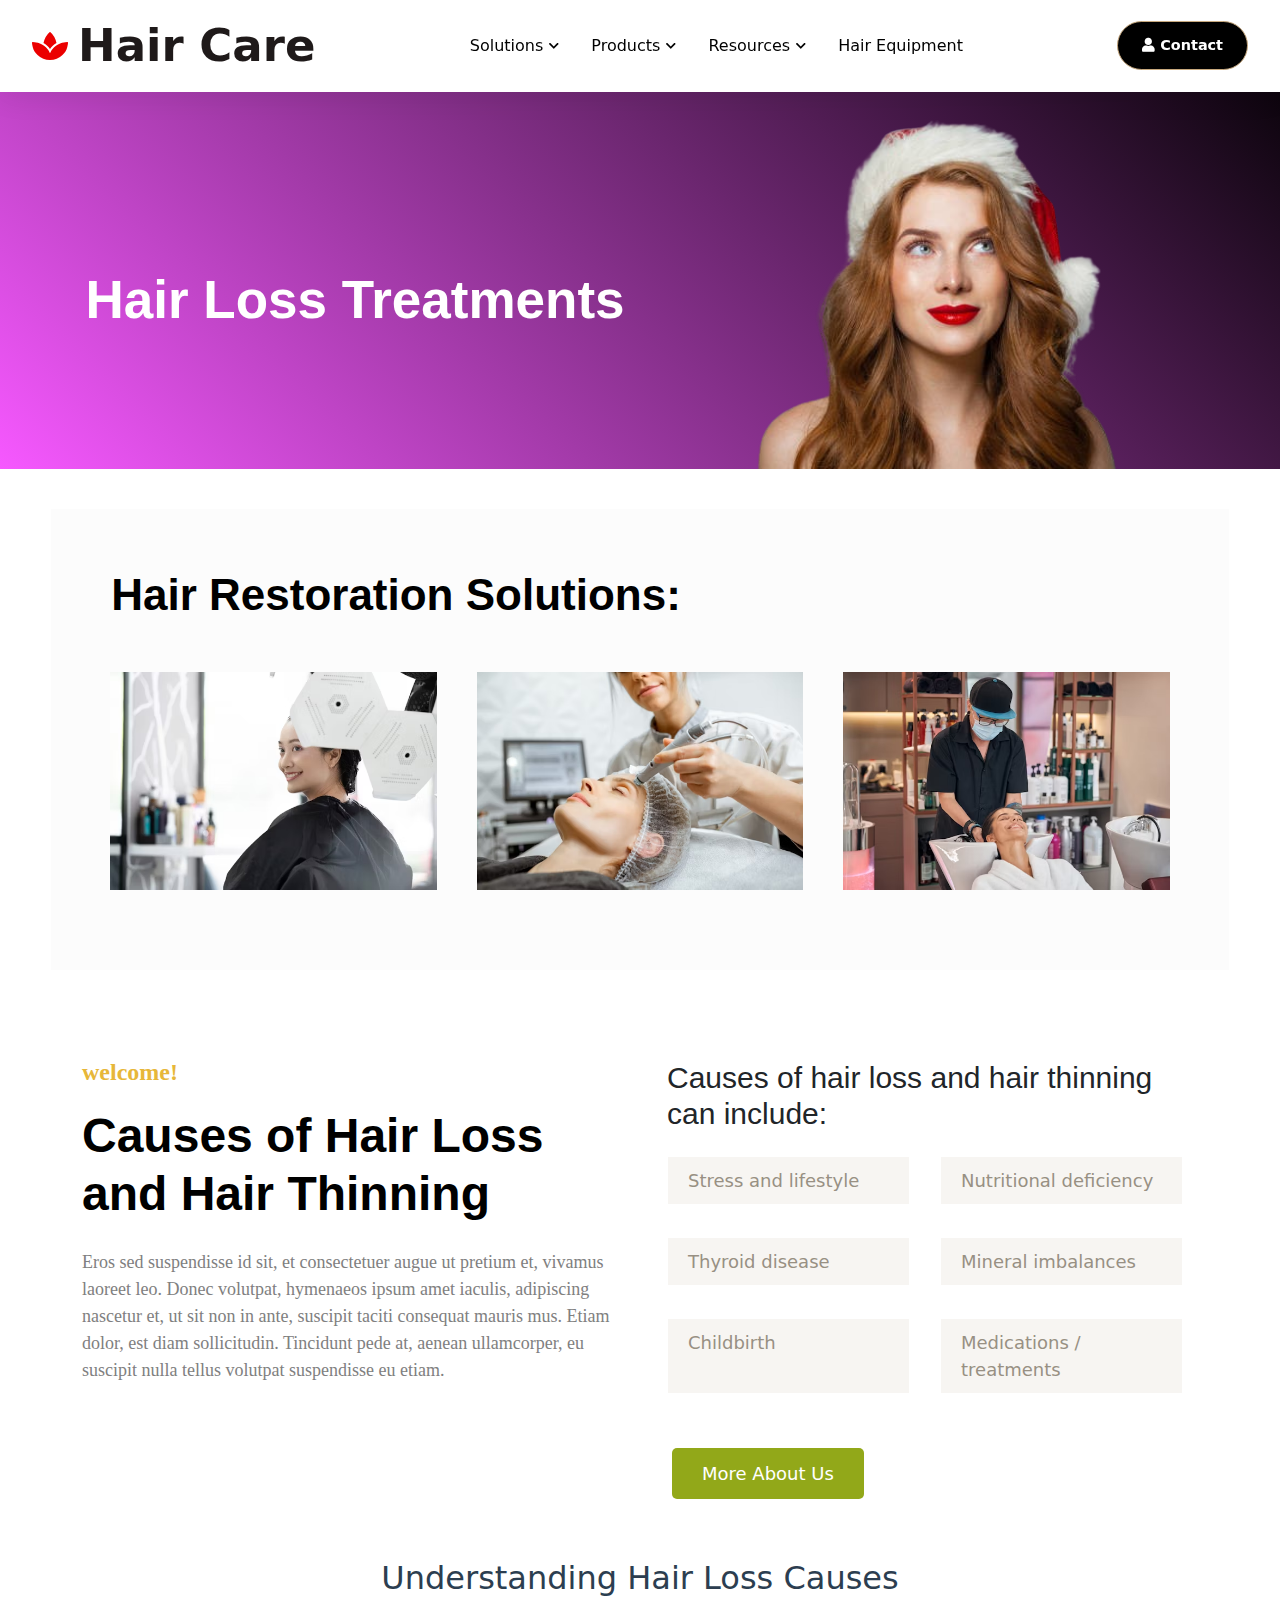
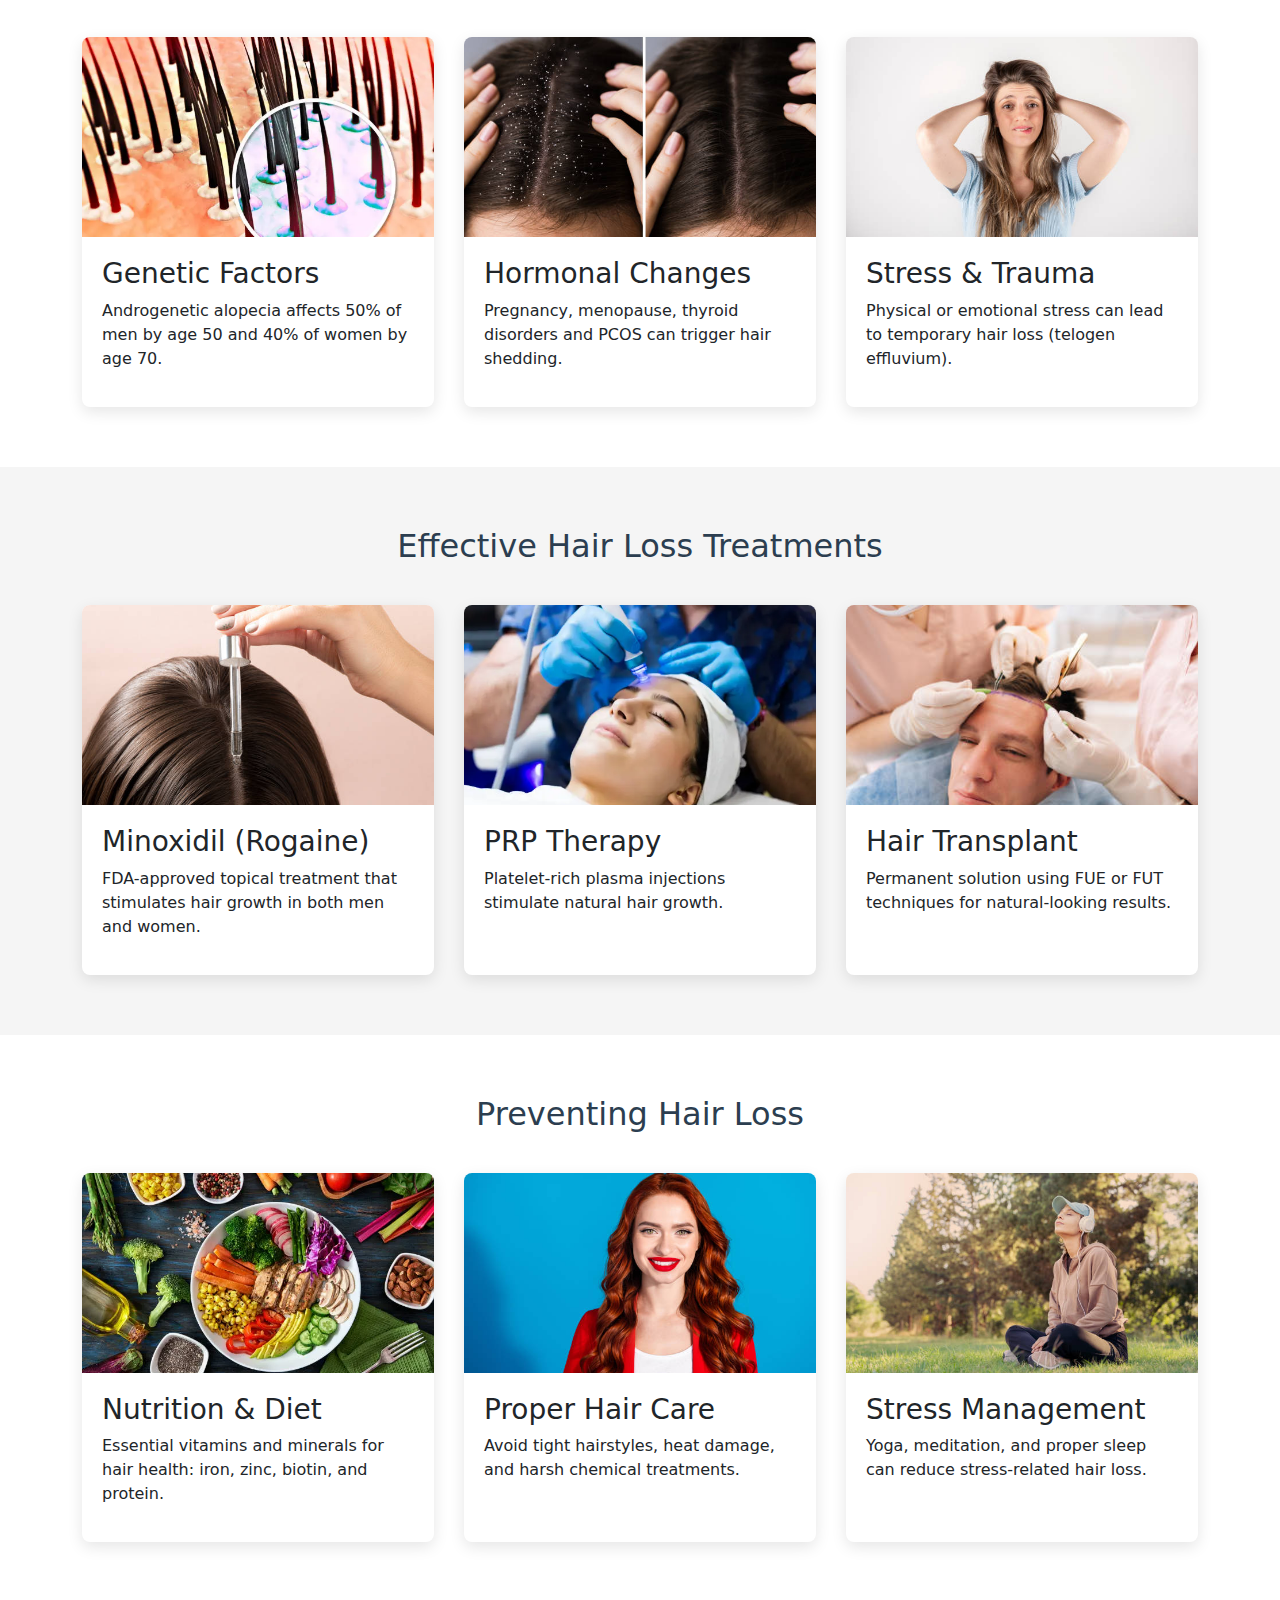
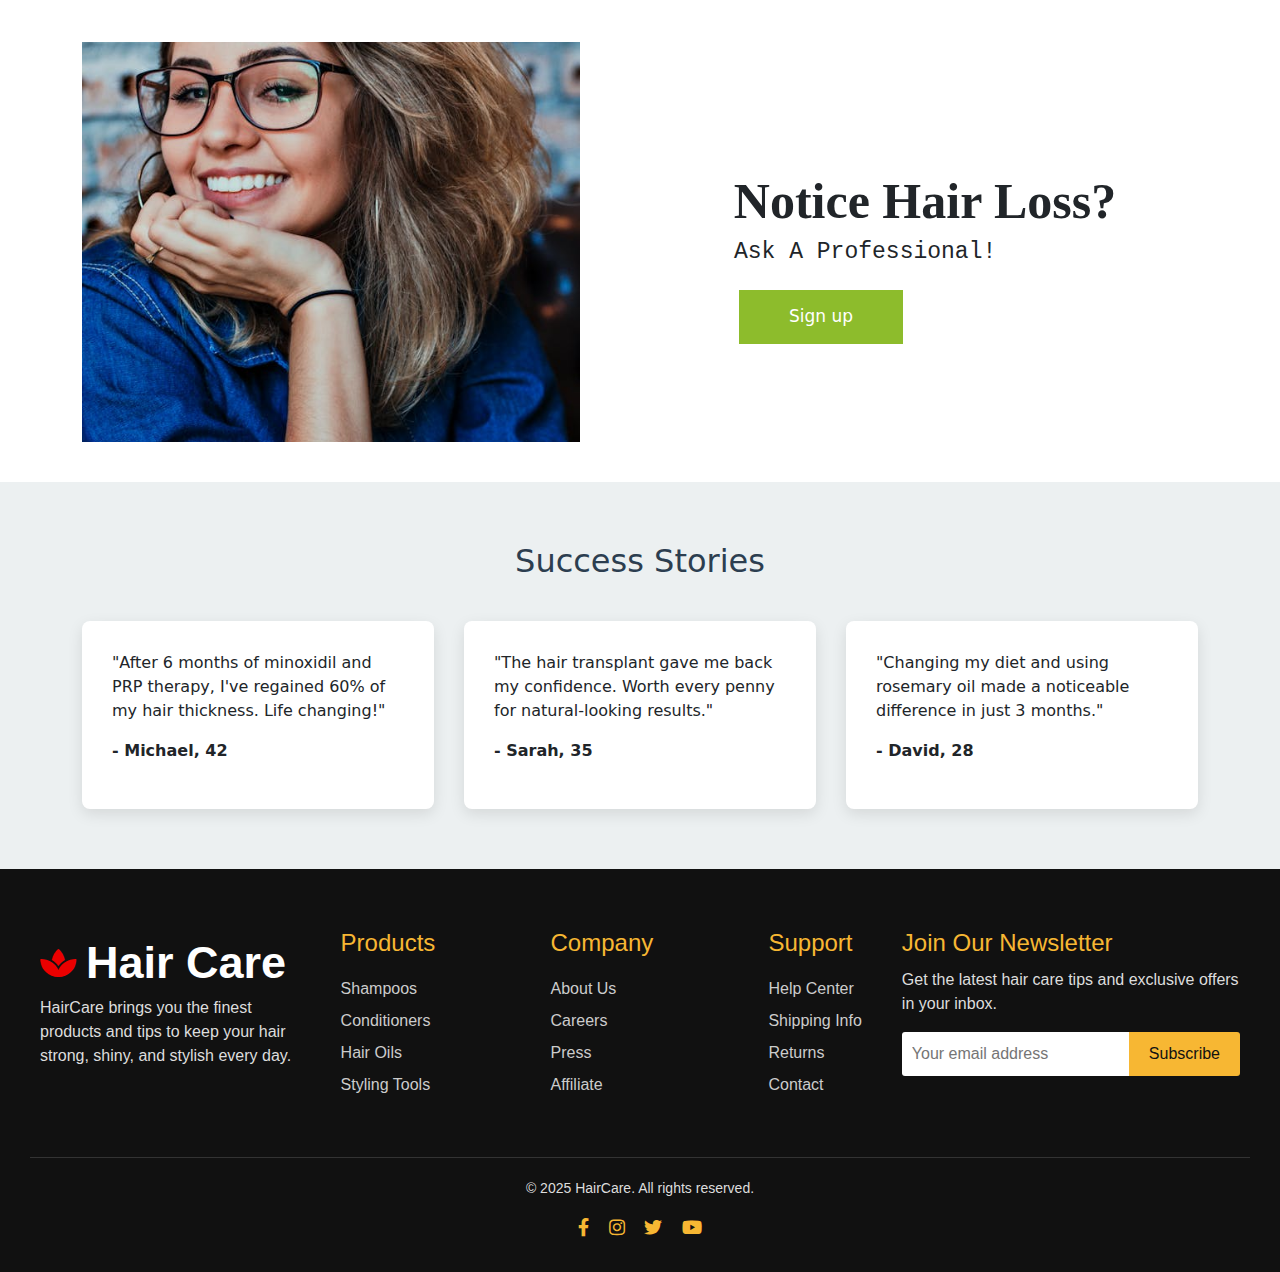
<file: hair-loss.html>
<!DOCTYPE html>
<html lang="en">
  <head>
    <meta charset="UTF-8" />
    <meta name="viewport" content="width=device-width, initial-scale=1.0" />
    <meta http-equiv="X-UA-Compatible" content="ie=edge" />
    <meta name="Description" content="Enter your description here" />
    <link
      rel="stylesheet"
      href="https://cdnjs.cloudflare.com/ajax/libs/twitter-bootstrap/5.1.0/css/bootstrap.min.css"
    />
    <link
      rel="stylesheet"
      href="https://cdnjs.cloudflare.com/ajax/libs/font-awesome/5.15.4/css/all.min.css"
    />
    <link rel="stylesheet" href="assets/CSS/hair-loss.css" />
    <title>Title</title>
  </head>
  <body>
    <!-- section-navigitaion -->
      <!-- Navigation Bar (unchanged) -->
   <nav class="navbar">
    <div class="nav-container">
      <a href="index.html" class="logo">
        <i class="fas fa-spa logo-icon"></i>
       Hair Care
      </a>
      <div class="nav-links">
        <div class="nav-item">
          <a href="#home-remedies" class="nav-link">
            Solutions
            <i class="fas fa-chevron-down" style="font-size: 0.7rem;"></i>
          </a>
          <div class="dropdown">
            <a href="Hair-Care.html" class="dropdown-link">For Home</a>
            <a href="Graying.html" class="dropdown-link">For Hair Graying</a>
            <a href="hair-loss.html" class="dropdown-link">For Hair Loss</a>
            <a href="Premature baldness.html" class="dropdown-link">For Premature baldness</a>
          </div>
        </div>
        <div class="nav-item">
          <a href="#" class="nav-link">
            Products
            <i class="fas fa-chevron-down" style="font-size: 0.7rem;"></i>
          </a>
          <div class="dropdown">
            <a href="latest developments.html" class="dropdown-link">Latest Developments</a>
            <a href="compare Page .html" class="dropdown-link">Compare page</a>
            <a href="#" class="dropdown-link">Styling Products</a>
            <a href="#" class="dropdown-link">Hair Growth Solutions</a>
            <a href="#" class="dropdown-link">Professional Tools</a>
          </div>
        </div>
        
        <div class="nav-item">
          <a href="#" class="nav-link">
            Resources
            <i class="fas fa-chevron-down" style="font-size: 0.7rem;"></i>
          </a>
          <div class="dropdown">
            <a href="#" class="dropdown-link">Hair Care Guides</a>
            <a href="#" class="dropdown-link">Expert Advice</a>
            <a href="#" class="dropdown-link">Video Tutorials</a>
            <a href="#" class="dropdown-link">Blog</a>
          </div>
        </div>
       
        <div class="nav-item">
          <a href="Hair Equipment .html" class="nav-link">Hair Equipment</a>
        </div>
      </div>
      <div class="nav-cta">
        <a href="contact.html" class="btn btn-secondary">
          <i class="fas fa-user"></i> Contact
        </a>
    </div>
  </nav>


    <!-- section-1   -->

    <!-- hero-section-2 -->
   <div class="Hero-section">
    <div class="container">
      <div class="row">
       
        <div class="col-md-6">
      <h1>Hair Loss Treatments</h1>
        </div>
        <div class="col-md-6">
          <img src="assets/images/gallery-8-removebg-preview.png" alt="">
        </div>
      </div>
    </div>
   </div>
   




    <!-- section-2 -->
    <div class="section-2">
      <h2>Hair Restoration Solutions:</h2>
      <div class="boxes">
        <div class="card-1">
          <img src="assets/images/Hair loss R-1.avif" alt="">
        </div>
        <div class="card-2">
          <img src="assets/images/Hair loss-R 2.avif" alt="">
        </div>
        <div class="card-3">
          <img src="assets/images/Hair loss-R 3.avif" alt="">
        </div>
      </div>
    </div>

    <!-- section-3 -->
    <div class="section-3">
      <div class="container">
        <div class="row">
          <div class="col-md-6">
            <h4>welcome!</h4>
            <h1>Causes of Hair Loss and Hair Thinning</h1>
            <p>
              Eros sed suspendisse id sit, et consectetuer augue ut pretium et,
              vivamus laoreet leo. Donec volutpat, hymenaeos ipsum amet iaculis,
              adipiscing nascetur et, ut sit non in ante, suscipit taciti
              consequat mauris mus. Etiam dolor, est diam sollicitudin.
              Tincidunt pede at, aenean ullamcorper, eu suscipit nulla tellus
              volutpat suspendisse eu etiam.
            </p>
          </div>
          <div class="col-md-6">
            <h3>Causes of hair loss and hair thinning can include:</h3>
            <div class="gaid">
              <div class="col-a"><a href="#"> Stress and lifestyle</a></div>
              <div class="col-a"><a href="#"> Nutritional deficiency</a></div>
              <div class="col-a"><a href="#">Thyroid disease</a></div>
              <div class="col-a"><a href="#">Mineral imbalances</a></div>
              <div class="col-a"><a href="#">Childbirth</a></div>
              <div class="col-a"><a href="#">Medications / treatments</a></div>
            </div>
            <button class="btn-T">More About Us</button>
          </div>
        </div>
      </div>
    </div>


    <!-- Causes Section -->
    <section id="causes" class="section">
      <div class="container">
          <h2 class="section-title">Understanding Hair Loss Causes</h2>
          <div class="treatment-grid">
              <div class="treatment-card">
                  <img src="assets/images/Cas-T -1.webp" alt="Genetic Hair Loss">
                  <div class="card-content">
                      <h3>Genetic Factors</h3>
                      <p>Androgenetic alopecia affects 50% of men by age 50 and 40% of women by age 70.</p>
                  </div>
              </div>
              
              <div class="treatment-card">
                  <img src="assets/images/Cas-T -2.jpg" alt="Hormonal Hair Loss">
                  <div class="card-content">
                      <h3>Hormonal Changes</h3>
                      <p>Pregnancy, menopause, thyroid disorders and PCOS can trigger hair shedding.</p>
                  </div>
              </div>
              
              <div class="treatment-card">
                  <img src="assets/images/Cas T-3.jpg" alt="Stress Related Hair Loss">
                  <div class="card-content">
                      <h3>Stress & Trauma</h3>
                      <p>Physical or emotional stress can lead to temporary hair loss (telogen effluvium).</p>
                  </div>
              </div>
          </div>
      </div>
  </section>
  
  <!-- Treatments Section -->
  <section id="treatments" class="section" style="background-color: #f5f5f5;">
      <div class="container">
          <h2 class="section-title">Effective Hair Loss Treatments</h2>
          <div class="treatment-grid">
              <div class="treatment-card">
                  <img src="assets/images/minoxidil.jpg" alt="Minoxidil Treatment">
                  <div class="card-content">
                      <h3>Minoxidil (Rogaine)</h3>
                      <p>FDA-approved topical treatment that stimulates hair growth in both men and women.</p>
  
                  </div>
              </div>
              
              <div class="treatment-card">
                  <img src="assets/images/PRP Therapy.webp " alt="PRP Therapy">
                  <div class="card-content">
                      <h3>PRP Therapy</h3>
                      <p>Platelet-rich plasma injections stimulate natural hair growth.</p>
              
                  </div>
              </div>
              
              <div class="treatment-card">
                  <img src="assets/images/Hair Transplant.jpg" alt="Hair Transplant">
                  <div class="card-content">
                      <h3>Hair Transplant</h3>
                      <p>Permanent solution using FUE or FUT techniques for natural-looking results.</p>
      
                  </div>
              </div>
          </div>
      </div>
  </section>
  
  <!-- Prevention Section -->
  <section id="prevention" class="section">
      <div class="container">
          <h2 class="section-title">Preventing Hair Loss</h2>
          <div class="treatment-grid">
              <div class="treatment-card">
                  <img src="assets/images/Nutrition & Diet" alt="Hair Healthy Diet">
                  <div class="card-content">
                      <h3>Nutrition & Diet</h3>
                      <p>Essential vitamins and minerals for hair health: iron, zinc, biotin, and protein.</p>
                  </div>
              </div>
              
              <div class="treatment-card">
                  <img src="assets/images/Proper Hair Care.jpg" alt="Proper Hair Care">
                  <div class="card-content">
                      <h3>Proper Hair Care</h3>
                      <p>Avoid tight hairstyles, heat damage, and harsh chemical treatments.</p>
                  </div>
              </div>
              
              <div class="treatment-card">
                  <img src="assets/images/Stress Management.jpg" alt="Stress Management">
                  <div class="card-content">
                      <h3>Stress Management</h3>
                      <p>Yoga, meditation, and proper sleep can reduce stress-related hair loss.</p>
                  </div>
              </div>
          </div>
      </div>
  </section>
  

   <!-- section-4 -->
   <div class="section-4">
    <div class="container">
      <div class="row">
        <div class="col-md-6">
          <div class="png">
            <img src="assets/images/notest hair loss.jpeg" alt="" />
          </div>
        </div>
        <div class="col-md-6">
          <h2>Notice Hair Loss?</h2>
          <h4>ask a professional!</h4>
          <button class="btn-A"><a href="contact.html">Sign up</a></button>
        </div>
      </div>
    </div>
  </div>

  
      <!-- Testimonials -->
  <section id="testimonials" class="testimonials">
    <div class="container">
        <h2 class="section-title">Success Stories</h2>
        <div class="testimonial-grid">
            <div class="testimonial">
                <p>"After 6 months of minoxidil and PRP therapy, I've regained 60% of my hair thickness. Life changing!"</p>
                <p><strong>- Michael, 42</strong></p>
            </div>
            
            <div class="testimonial">
                <p>"The hair transplant gave me back my confidence. Worth every penny for natural-looking results."</p>
                <p><strong>- Sarah, 35</strong></p>
            </div>
            
            <div class="testimonial">
                <p>"Changing my diet and using rosemary oil made a noticeable difference in just 3 months."</p>
                <p><strong>- David, 28</strong></p>
            </div>
        </div>
    </div>
</section>
    <!-- section-8 -->

   
      <!-- section-footer -->
      <footer class="advanced-footer">
        <div class="footer-top">
          <div class="footer-brand">
            <a href="#" class="logo" >
                <i class="fas fa-spa logo-icon"></i>
                 Hair Care
            </a>
            <p>HairCare brings you the finest products and tips to keep your hair strong, shiny, and stylish every day.</p>
          </div>
      
          <div class="footer-links">
            <div class="footer-column">
              <h4>Products</h4>
              <ul>
                <li><a href="#">Shampoos</a></li>
                <li><a href="#">Conditioners</a></li>
                <li><a href="#">Hair Oils</a></li>
                <li><a href="#">Styling Tools</a></li>
              </ul>
            </div>
      
            <div class="footer-column">
              <h4>Company</h4>
              <ul>
                <li><a href="#">About Us</a></li>
                <li><a href="#">Careers</a></li>
                <li><a href="#">Press</a></li>
                <li><a href="#">Affiliate</a></li>
              </ul>
            </div>
      
            <div class="footer-column">
              <h4>Support</h4>
              <ul>
                <li><a href="#">Help Center</a></li>
                <li><a href="#">Shipping Info</a></li>
                <li><a href="#">Returns</a></li>
                <li><a href="#">Contact</a></li>
              </ul>
            </div>
          </div>
      
          <div class="footer-newsletter">
            <h4>Join Our Newsletter</h4>
            <p>Get the latest hair care tips and exclusive offers in your inbox.</p>
            <form class="newsletter-form">
              <input type="email" placeholder="Your email address">
              <button type="submit">Subscribe</button>
            </form>
          </div>
        </div>
      
        <div class="footer-bottom">
          <p>&copy; 2025 HairCare. All rights reserved.</p>
          <div class="social-icons">
            <a href="#"><i class="fab fa-facebook-f"></i></a>
            <a href="#"><i class="fab fa-instagram"></i></a>
            <a href="#"><i class="fab fa-twitter"></i></a>
            <a href="#"><i class="fab fa-youtube"></i></a>
          </div>
        </div>
      </footer>
      



    <script src="https://cdnjs.cloudflare.com/ajax/libs/popper.js/2.9.2/umd/popper.min.js"></script>
    <script src="https://cdnjs.cloudflare.com/ajax/libs/twitter-bootstrap/5.1.0/js/bootstrap.min.js"></script>
  </body>
</html>
</file>
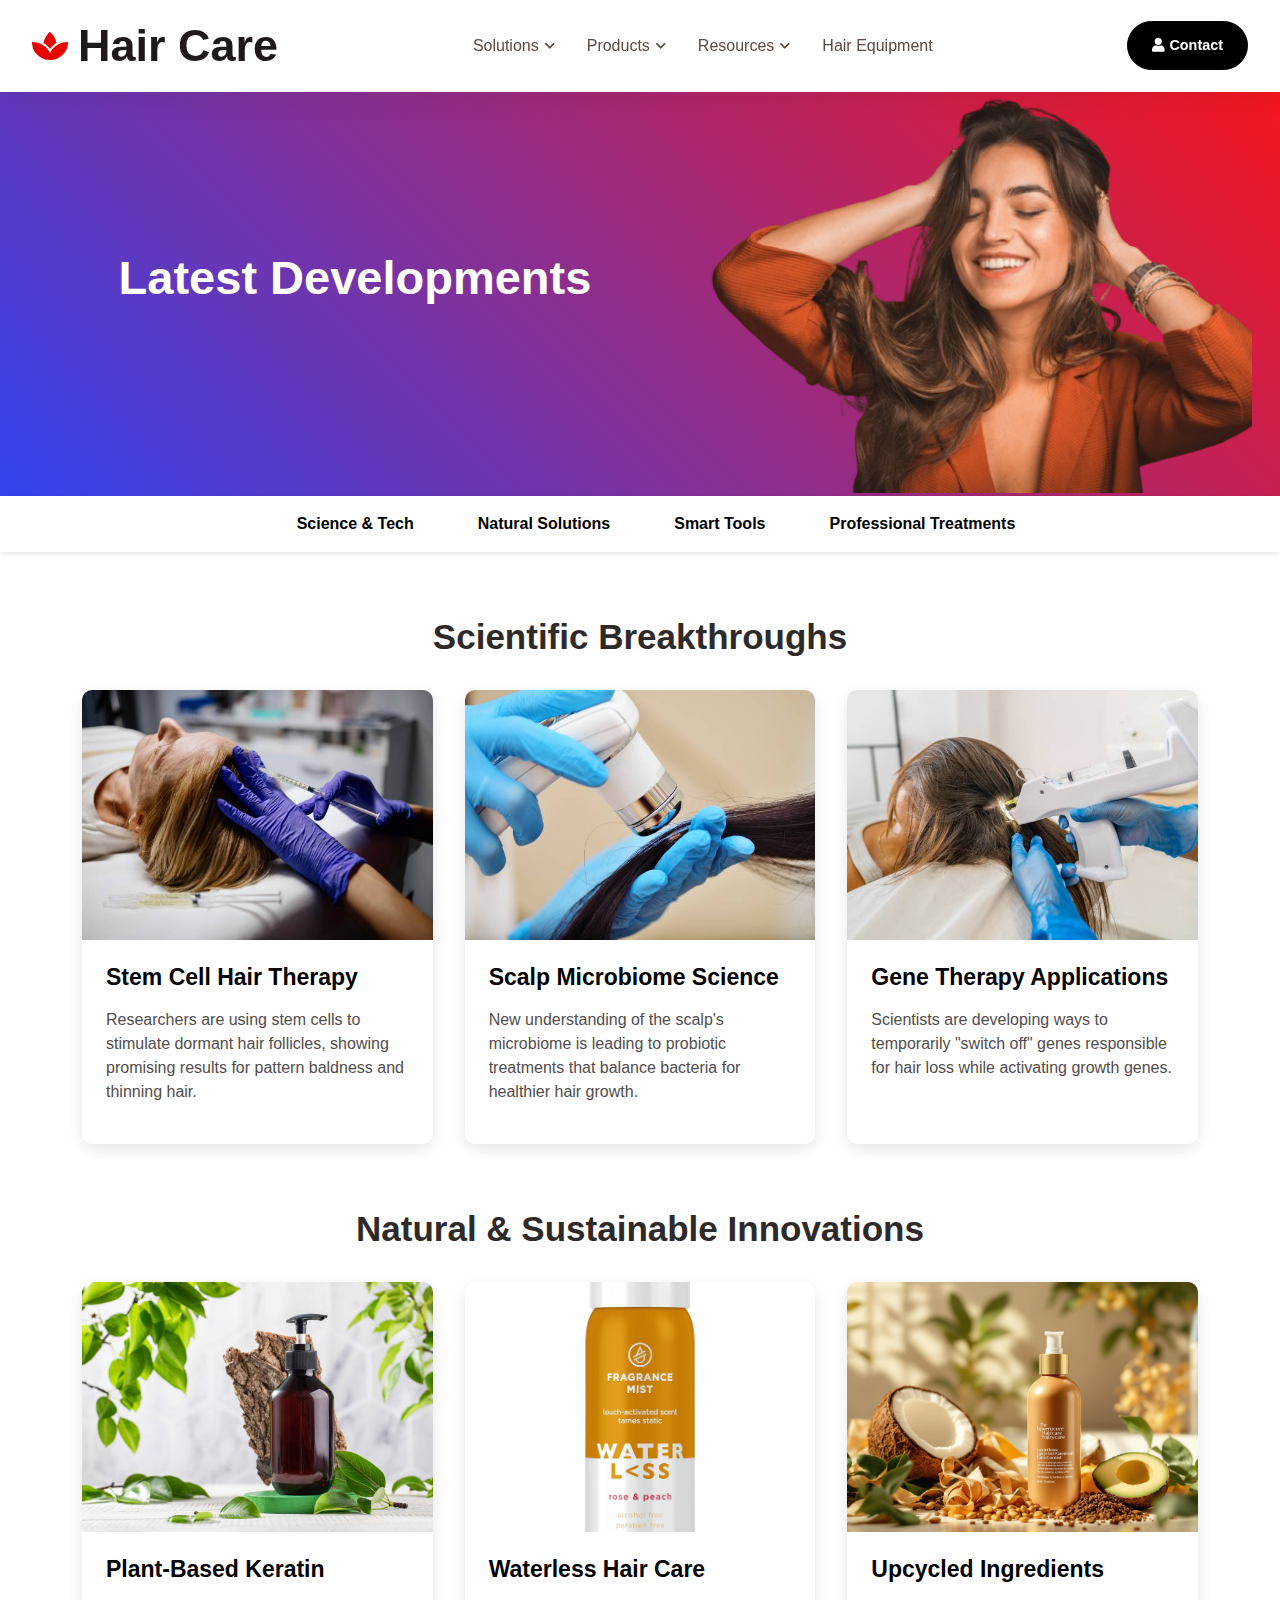
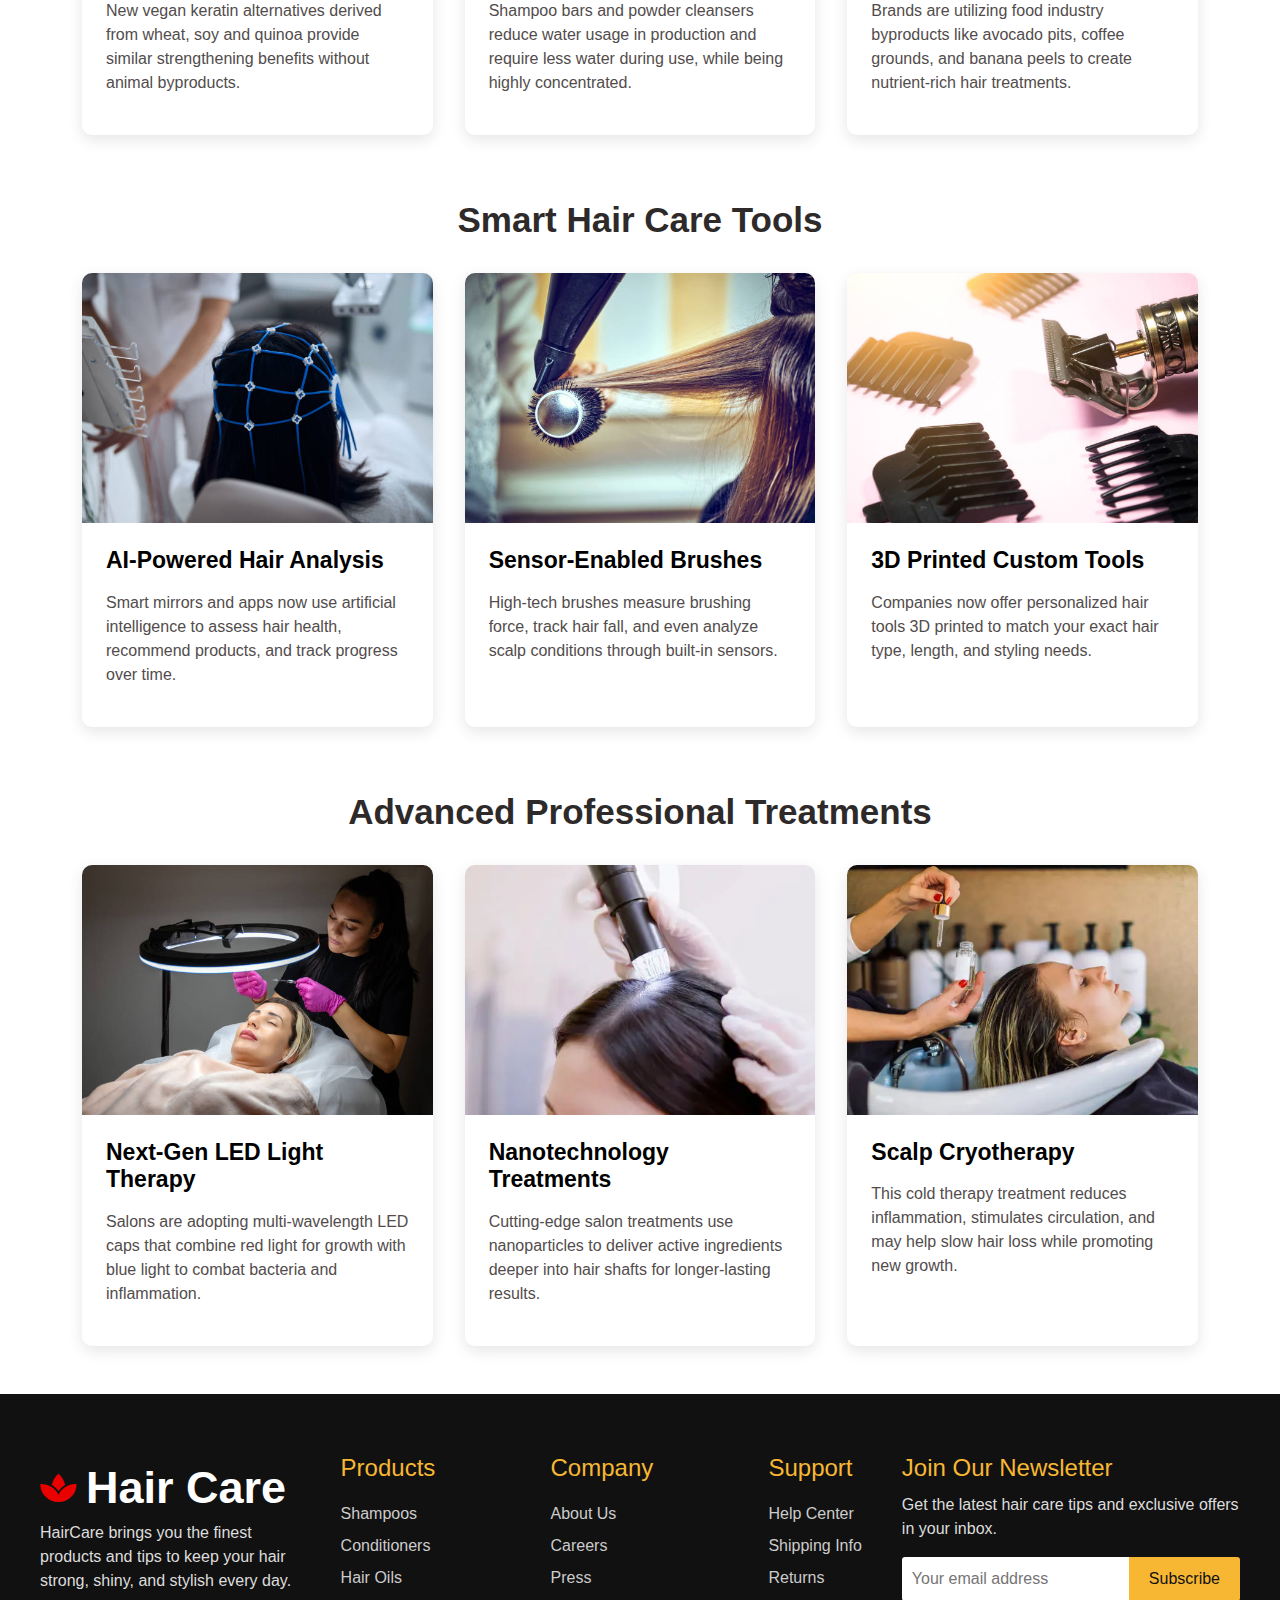
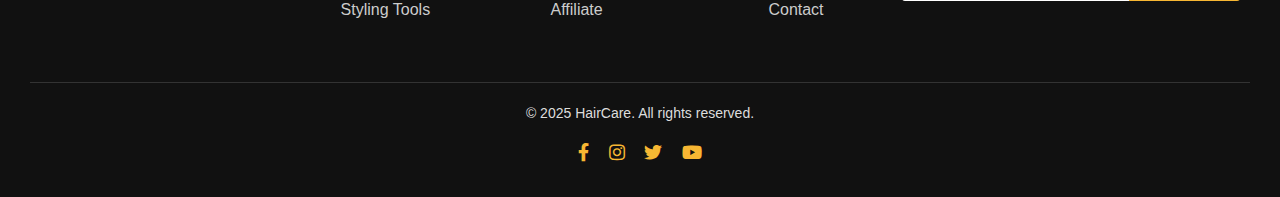
<file: latest developments.html>
<!DOCTYPE html>
<html lang="en">
<head>
<meta charset="UTF-8">
<meta name="viewport" content="width=device-width, initial-scale=1.0">
<meta http-equiv="X-UA-Compatible" content="ie=edge">
<meta name="Description" content="Enter your description here"/>
<link rel="stylesheet" href="https://cdnjs.cloudflare.com/ajax/libs/twitter-bootstrap/5.1.0/css/bootstrap.min.css">
<link rel="stylesheet" href="https://cdnjs.cloudflare.com/ajax/libs/font-awesome/5.15.4/css/all.min.css">
<link rel="stylesheet" href="assets/CSS/latest developments.css">
<title>Latest Developments</title>
</head>
<body>

      <!-- section-navigitaion -->
     <!-- Navigation Bar (unchanged) -->
   <nav class="navbar">
    <div class="nav-container">
      <a href="index.html" class="logo">
        <i class="fas fa-spa logo-icon"></i>
       Hair Care
      </a>
      <div class="nav-links">
        <div class="nav-item">
          <a href="#home-remedies" class="nav-link">
            Solutions
            <i class="fas fa-chevron-down" style="font-size: 0.7rem;"></i>
          </a>
          <div class="dropdown">
            <a href="index.html" class="dropdown-link">For Home</a>
            <a href="Graying.html" class="dropdown-link">For Hair Graying</a>
            <a href="hair-loss.html" class="dropdown-link">For Hair Loss</a>
            <a href="Premature baldness.html" class="dropdown-link">For Premature baldness</a>
          </div>
        </div>
        <div class="nav-item">
          <a href="#" class="nav-link">
            Products
            <i class="fas fa-chevron-down" style="font-size: 0.7rem;"></i>
          </a>
          <div class="dropdown">
            <a href="latest developments.html" class="dropdown-link">Latest Developments</a>
            <a href="compare Page .html" class="dropdown-link">Compare page</a>
            <a href="#" class="dropdown-link">Styling Products</a>
            <a href="#" class="dropdown-link">Hair Growth Solutions</a>
            <a href="#" class="dropdown-link">Professional Tools</a>
          </div>
        </div>
        
        <div class="nav-item">
          <a href="#" class="nav-link">
            Resources
            <i class="fas fa-chevron-down" style="font-size: 0.7rem;"></i>
          </a>
          <div class="dropdown">
            <a href="#" class="dropdown-link">Hair Care Guides</a>
            <a href="#" class="dropdown-link">Expert Advice</a>
            <a href="#" class="dropdown-link">Video Tutorials</a>
            <a href="#" class="dropdown-link">Blog</a>
          </div>
        </div>
       
        <div class="nav-item">
          <a href="Hair Equipment .html" class="nav-link">Hair Equipment</a>
        </div>
      </div>
      <div class="nav-cta">
        <a href="contact.html" class="btn btn-secondary">
          <i class="fas fa-user"></i> Contact
        </a>
    </div>
  </nav>


 <!-- hero-section-2 -->
 <div class="Hero-section">
    <div class="container">
      <div class="row">
        <div class="col-md-6"> 
      <h1>Latest Developments</h1>
      </div>
        <div class="col-md-6">
          <img src="assets/images/banner-2-removebg-preview.png" alt="">
        </div>
      </div>
    </div>
   </div>

    <nav>
        <ul>
            <li><a href="#science">Science & Tech</a></li>
            <li><a href="#natural">Natural Solutions</a></li>
            <li><a href="#tools">Smart Tools</a></li>
            <li><a href="#treatments">Professional Treatments</a></li>
        </ul>
    </nav>
    
    <main class="main-content">
        <div class="container">
            <section id="science">
                <h2 class="section-title">Scientific Breakthroughs</h2>
                <div class="developments-grid">
                    <div class="development-card">
                        <img src="assets/images/hair therapy-2.jpg" alt="Hair stem cell research" class="card-img">
                        <div class="card-content">
                            <h3>Stem Cell Hair Therapy</h3>
                            <p>Researchers are using stem cells to stimulate dormant hair follicles, showing promising results for pattern baldness and thinning hair.</p>
                        </div>
                    </div>
                    
                    <div class="development-card">
                        <img src="assets/images/Scalp Microbiome Science.jpg" alt="Microbiome research" class="card-img">
                        <div class="card-content">
                            <h3>Scalp Microbiome Science</h3>
                            <p>New understanding of the scalp's microbiome is leading to probiotic treatments that balance bacteria for healthier hair growth.</p>
                        </div>
                    </div>
                    
                    <div class="development-card">
                        <img src="assets/images/Gene Therapy.jpg" alt="Gene therapy for hair" class="card-img">
                        <div class="card-content">
                            <h3>Gene Therapy Applications</h3>
                            <p>Scientists are developing ways to temporarily "switch off" genes responsible for hair loss while activating growth genes.</p>
                        </div>
                    </div>
                </div>
            </section>
            
            <section id="natural" style="margin-top: 4rem;">
                <h2 class="section-title">Natural & Sustainable Innovations</h2>
                <div class="developments-grid">
                    <div class="development-card">
                        <img src="assets/images/plant based keratin  hair shampo.jpg" alt="Plant-based hair products" class="card-img">
                        <div class="card-content">
                            <h3>Plant-Based Keratin</h3>
                            <p>New vegan keratin alternatives derived from wheat, soy and quinoa provide similar strengthening benefits without animal byproducts.</p>
                        </div>
                    </div>
                    
                    <div class="development-card">
                        <img src="assets/images/Waterless Hair Care.jpg" alt="Waterless shampoo" class="card-img">
                        <div class="card-content">
                            <h3>Waterless Hair Care</h3>
                            <p>Shampoo bars and powder cleansers reduce water usage in production and require less water during use, while being highly concentrated.</p>
                        </div>
                    </div>
                    
                    <div class="development-card">
                        <img src="assets/images/Upcycled Ingredients hair.webp" alt="Upcycled ingredients" class="card-img">
                        <div class="card-content">
                            <h3>Upcycled Ingredients</h3>
                            <p>Brands are utilizing food industry byproducts like avocado pits, coffee grounds, and banana peels to create nutrient-rich hair treatments.</p>
                        </div>
                    </div>
                </div>
            </section>
            
            <section id="tools" style="margin-top: 4rem;">
                <h2 class="section-title">Smart Hair Care Tools</h2>
                <div class="developments-grid">
                    <div class="development-card">
                        <img src="assets/images/AI-Powered Hair Analysis.jpg" alt="AI hair analysis" class="card-img">
                        <div class="card-content">
                            <h3>AI-Powered Hair Analysis</h3>
                            <p>Smart mirrors and apps now use artificial intelligence to assess hair health, recommend products, and track progress over time.</p>
                        </div>
                    </div>
                    
                    <div class="development-card">
                        <img src="assets/images/Sensor-Enabled Brushes.jpg" alt="Smart hairbrush" class="card-img">
                        <div class="card-content">
                            <h3>Sensor-Enabled Brushes</h3>
                            <p>High-tech brushes measure brushing force, track hair fall, and even analyze scalp conditions through built-in sensors.</p>
                        </div>
                    </div>
                    
                    <div class="development-card">
                        <img src="assets/images/3D Printed Custom Tools.jpg" alt="3D printed hair tools" class="card-img">
                        <div class="card-content">
                            <h3>3D Printed Custom Tools</h3>
                            <p>Companies now offer personalized hair tools 3D printed to match your exact hair type, length, and styling needs.</p>
                        </div>
                    </div>
                </div>
            </section>
            
            <section id="treatments" style="margin-top: 4rem;">
                <h2 class="section-title">Advanced Professional Treatments</h2>
                <div class="developments-grid">
                    <div class="development-card">
                        <img src="assets/images/Next-Gen LED Light Therapy.jpg" alt="LED light therapy" class="card-img">
                        <div class="card-content">
                            <h3>Next-Gen LED Light Therapy</h3>
                            <p>Salons are adopting multi-wavelength LED caps that combine red light for growth with blue light to combat bacteria and inflammation.</p>
                        </div>
                    </div>
                    
                    <div class="development-card">
                        <img src="assets/images/Nanotechnology Treatments hair.webp" alt="Nanotechnology hair treatment" class="card-img">
                        <div class="card-content">
                            <h3>Nanotechnology Treatments</h3>
                            <p>Cutting-edge salon treatments use nanoparticles to deliver active ingredients deeper into hair shafts for longer-lasting results.</p>
                        </div>
                    </div>
                    
                    <div class="development-card">
                        <img src="assets/images/Scalp Cryotherapy.webp" alt="Cryotherapy for hair" class="card-img">
                        <div class="card-content">
                            <h3>Scalp Cryotherapy</h3>
                            <p>This cold therapy treatment reduces inflammation, stimulates circulation, and may help slow hair loss while promoting new growth.</p>
                        </div>
                    </div>
                </div>
            </section>
        </div>
    </main>
    
  
      <!-- section-footer -->
      <footer class="advanced-footer">
        <div class="footer-top">
          <div class="footer-brand">
            <a href="#" class="logo" >
                <i class="fas fa-spa logo-icon"></i>
                 Hair Care
            </a>
            <p>HairCare brings you the finest products and tips to keep your hair strong, shiny, and stylish every day.</p>
          </div>
      
          <div class="footer-links">
            <div class="footer-column">
              <h4>Products</h4>
              <ul>
                <li><a href="#">Shampoos</a></li>
                <li><a href="#">Conditioners</a></li>
                <li><a href="#">Hair Oils</a></li>
                <li><a href="#">Styling Tools</a></li>
              </ul>
            </div>
      
            <div class="footer-column">
              <h4>Company</h4>
              <ul>
                <li><a href="#">About Us</a></li>
                <li><a href="#">Careers</a></li>
                <li><a href="#">Press</a></li>
                <li><a href="#">Affiliate</a></li>
              </ul>
            </div>
      
            <div class="footer-column">
              <h4>Support</h4>
              <ul>
                <li><a href="#">Help Center</a></li>
                <li><a href="#">Shipping Info</a></li>
                <li><a href="#">Returns</a></li>
                <li><a href="#">Contact</a></li>
              </ul>
            </div>
          </div>
      
          <div class="footer-newsletter">
            <h4>Join Our Newsletter</h4>
            <p>Get the latest hair care tips and exclusive offers in your inbox.</p>
            <form class="newsletter-form">
              <input type="email" placeholder="Your email address">
              <button type="submit">Subscribe</button>
            </form>
          </div>
        </div>
      
        <div class="footer-bottom">
          <p>&copy; 2025 HairCare. All rights reserved.</p>
          <div class="social-icons">
            <a href="#"><i class="fab fa-facebook-f"></i></a>
            <a href="#"><i class="fab fa-instagram"></i></a>
            <a href="#"><i class="fab fa-twitter"></i></a>
            <a href="#"><i class="fab fa-youtube"></i></a>
          </div>
        </div>
      </footer>
      







    
<script src="https://cdnjs.cloudflare.com/ajax/libs/popper.js/2.9.2/umd/popper.min.js"></script>
<script src="https://cdnjs.cloudflare.com/ajax/libs/twitter-bootstrap/5.1.0/js/bootstrap.min.js"></script>
</body>
</html>
</file>
<file: assets/CSS/Hair-Euipment.css>
:root {
  --primary-color: #d4a373;
  --secondary-color: #6c757d;
  --light-color: #f9f5f0;
  --dark-color: #333;
}

body {
  font-family: 'Segoe UI', Tahoma, Geneva, Verdana, sans-serif;
background: white;
  color: var(--dark-color);
}

/* Navigation styles (unchanged) */
.navbar {
  background: white;
  box-shadow: 0 4px 30px rgba(0, 0, 0, 0.08);
  position: fixed;
  width: 100%;
  z-index: 1000;
  transition: all 0.4s ease;
  margin-bottom: 40px;
}
.nav-container {
  margin: 0 auto;
  padding: 4px 2rem;
  display: flex;
  justify-content: space-between;
  align-items: center;
  width: 100%;
}
.logo {
  display: flex;
  align-items: center;
  font-size: 1.8rem;
  font-weight: 700;
  color: black;
  text-decoration: none;
}
.nav-container .logo {
  text-decoration: none;
  color: #000;
}
.logo-icon {
  color: red;
  margin-right: 10px;
  font-size: 2rem;
}
.nav-links {
  display: flex;
  gap: 2rem;
  text-decoration: none;
}
.nav-item {
  position: relative;
}
.nav-link {
  color: black;
  text-decoration: none;
  font-weight: 500;
  font-size: 1rem;
  display: flex;
  align-items: center;
  gap: 6px;
  transition: all 0.3s;
  padding: 1rem 0;
}
.nav-link:hover {
  color: #eb0000;
}
.dropdown {
  position: absolute;
  top: 100%;
  left: 0;
  width: 220px;
  background: white;
  border-radius: 8px;
  box-shadow: 0 10px 30px rgba(0, 0, 0, 0.1);
  opacity: 0;
  visibility: hidden;
  transition: all 0.3s;
  z-index: 100;
}
.nav-item:hover .dropdown {
  opacity: 1;
  visibility: visible;
  transform: translateY(10px);
}
.dropdown-link {
  display: block;
  padding: 0.8rem 1.5rem;
  color: #333;
  text-decoration: none;
  transition: all 0.3s;
  border-bottom: 1px solid rgba(0, 0, 0, 0.05);
}
.dropdown-link:hover {
  background: #f5f5f5;
  color: #eb0000;
  padding-left: 1.8rem;
}
.dropdown-link:last-child {
  border-bottom: none;
}
.nav-cta {
  display: flex;
  gap: 1rem;
  align-items: center;
}
.btn {
  padding: 0.8rem 1.5rem;
  border-radius: 50px;
  font-weight: 600;
  font-size: 0.9rem;
  text-decoration: none;
  transition: all 0.3s;
}
.btn-primary {
  background: black;
  color: white;
  border-color: black;
}
.btn-primary:hover {
  background: #ffffff;
  color: black;
  border-color: black;
}
.btn-secondary {
  border: 1px solid white;
  color: rgb(255, 255, 255);
  background-color: black;
}
.btn-secondary:hover {
  background: white;
  color: black;
}

/* Hero Section */
.hero {
  background:  url('https://images.unsplash.com/photo-1595476108010-b4d1f102b1b1');
  background-size: cover;
  background-position: center;
  color: white;
  height: 500px;
  padding: 100px 0;
  text-align: center;
  margin-bottom: 50px;
}

.hero h1 {
  font-size: 3rem;
  font-weight: 700;
  margin-bottom: 16px;
  padding-top: 140px;
}
/* Equipment Section */
.equipment-section {
  padding: 50px 0;
}

.section-title {
  text-align: center;
  margin-bottom: 45px;
  color: #000000;
  font-size: 36px;
  font-weight: 500;
}

.equipment-card {
  background: white;
  border-radius: 10px;
  box-shadow: 0 5px 15px rgba(0,0,0,0.1);
  margin-bottom: 30px;
  overflow: hidden;
  transition: transform 0.3s;
}

.equipment-card:hover {
  transform: translateY(-10px);
}

.equipment-img {
  height: 200px;
  object-fit: cover;
  width: 100%;
}

.equipment-body {
  padding: 20px;
}

.equipment-title {
  font-size: 28px;
  font-weight: 600;
  margin-bottom: 8px;
  color: #000000;
  font-family: sans-serif;
}

.company-badge {
  display: inline-block;
  background-color: #ff7100;
  color: white;
  padding: 3px 10px;
  border-radius: 20px;
  font-size: 0.8rem;
  margin-right: 5px;
  margin-bottom: 5px;
}

.price {
  font-weight: 700;
  color: #000000;
  font-size: 1.2rem;
  margin: 15px 0;
}

/* Comparison Table */
.comparison-table {
  background: white;
  border-radius: 10px;
  box-shadow: 0 5px 15px rgba(0,0,0,0.1);
  padding: 30px;
  margin-bottom: 50px;
}

.comparison-table th {
  background-color: #ff3030d9;
  color: white;
}

/* .section dyson */
.text-primary {
  --bs-text-opacity: 1;
  color: rgb(0 0 0) !important;
  font-size: 33px;
  font-family: system-ui;
  padding-bottom: 10px;
}
/* footer section */

.advanced-footer {
  background-color: #111;
  color: #ddd;
  padding: 60px 30px 30px;
  font-family: 'Poppins', sans-serif;
  width: 100%;
}

.footer-top {
  display: flex;
  flex-wrap: wrap;
  justify-content: space-between;
  gap: 40px;
  max-width: 1200px;
  margin: auto;
}

.footer-brand {
  flex: 1 1 250px;
}

.logo {
  display: flex;
  align-items: center;
  font-size: 45px;
  font-weight: 700;
  color: rgb(255, 255, 255);
  text-decoration: none;
}
.nav-container .logo {
text-decoration: none;
color: #1f1a1a;
}

.logo-icon {
  color: rgb(235, 0, 0);
  margin-right: 10px;
  font-size: 2rem;

}


.footer-links {
  display: flex;
  flex: 2 1 500px;
  justify-content: space-between;
  flex-wrap: wrap;
}

.footer-column h4 {
  margin-bottom: 15px;
  color: #ffffff;
}

.footer-column ul {
  list-style: none;
  padding: 0;
}

.footer-column ul li a {
  color: #ccc;
  text-decoration: none;
  line-height: 2;
  transition: color 0.3s;
}

.footer-column ul li a:hover {
  color: #f7b733;
}

.footer-newsletter {
  flex: 1 1 250px;
}

.footer-newsletter h4 {
  color: #f7b733;
  margin-bottom: 10px;
}

.footer-newsletter form {
  display: flex;
  flex-wrap: nowrap;
  margin-top: 10px;
}

.footer-newsletter input[type="email"] {
  flex: 1;
  padding: 10px;
  border: none;
  border-radius: 3px 0 0 3px;
  outline: none;
}

.footer-newsletter button {
  padding: 10px 20px;
  background-color: #f7b733;
  color: #111;
  border: none;
  border-radius: 0 3px 3px 0;
  cursor: pointer;
  transition: background-color 0.3s;
}

.footer-newsletter button:hover {
  background-color: #e0a800;
}

.footer-bottom {
  border-top: 1px solid #333;
  margin-top: 40px;
  padding-top: 20px;
  text-align: center;
  font-size: 14px;
}

.social-icons {
  margin-top: 10px;
}

.social-icons a {
  color: #f7b733;
  margin: 0 8px;
  font-size: 18px;
  transition: color 0.3s;
}

.social-icons a:hover {
  color: #fff;
}

/* Responsive */
@media (max-width: 768px) {
  .footer-top {
    flex-direction: column;
    gap: 30px;
  }

  .footer-links {
    flex-direction: column;
  }

  .footer-column {
    margin-bottom: 20px;
  }

  .footer-newsletter form {
    flex-direction: column;
  }

  .footer-newsletter input,
  .footer-newsletter button {
    width: 100%;
    border-radius: 3px;
    margin-bottom: 10px;
  }
}
</file>
<file: assets/CSS/hair-loss.css>
*{
    margin: 0;
    padding: 0;
    list-style: none;
    box-sizing: border-box;
}

 /* Navigation Container */


 :root {
    --primary: #8a6d62; /* Earthy brown */
    --secondary: #d4b59e; /* Soft beige */
    --accent: #c8a97e; /* Warm gold */
    --dark: #3a322a; /* Dark brown */
    --light: #f9f5f1; /* Cream */
    --text: #5a4a42; /* Muted brown */
}


/* Advanced Navigation Bar */
.navbar {
    background: white;
    box-shadow: 0 4px 30px rgba(0, 0, 0, 0.08);
    position: fixed;
    width: 100%;
    z-index: 1000;
    transition: all 0.4s ease;
}

.nav-container {
  margin: 0 auto;
  padding: 4px 2rem;
  display: flex
;
  justify-content: space-between;
  align-items: center;
  width: 100%;
}

.logo {
    display: flex;
    align-items: center;
    font-size: 1.8rem;
    font-weight: 700;
    color: var(--dark);
    text-decoration: none;
}

.logo-icon {
    color: var(--accent);
    margin-right: 10px;
    font-size: 2rem;
}

.nav-links {
    display: flex;
    gap: 2rem;
}

.nav-item {
    position: relative;
}

.nav-link {
    color:black;
    text-decoration: none;
    font-weight: 500;
    font-size: 1rem;
    display: flex;
    align-items: center;
    gap: 6px;
    transition: all 0.3s;
    padding: 1rem 0;
}

.nav-link:hover {
    color: red;
}

.dropdown {
    position: absolute;
    top: 100%;
    left: 0;
    width: 220px;
    background: white;
    border-radius: 8px;
    box-shadow: 0 10px 30px rgba(0, 0, 0, 0.1);
    opacity: 0;
    visibility: hidden;
    transition: all 0.3s;
    z-index: 100;
}

.nav-item:hover .dropdown {
    opacity: 1;
    visibility: visible;
    transform: translateY(10px);
}

.dropdown-link {
    display: block;
    padding: 0.8rem 1.5rem;
    color: black;
    text-decoration: none;
    transition: all 0.3s;
    border-bottom: 1px solid rgba(0, 0, 0, 0.05);
}

.dropdown-link:hover {
    background: var(--light);
    color: var(--accent);
    padding-left: 1.8rem;
}

.dropdown-link:last-child {
    border-bottom: none;
}

.nav-cta {
    display: flex;
    gap: 1rem;
    align-items: center;
}

.btn {
    padding: 0.8rem 1.5rem;
    border-radius: 50px;
    font-weight: 600;
    font-size: 0.9rem;
    text-decoration: none;
    transition: all 0.3s;
}





.btn-secondary {
    border: 1px solid var(--accent);
    background: black;
    color: white;
}

.btn-secondary:hover {
    background: rgb(255, 255, 255);
    color: rgb(0, 0, 0);
}




/* section-1 */
/* hero-section-2 */
.Hero-section {
    background: linear-gradient(45deg, #f658ff, #000000);
    color: white;
    height: 469px;
    text-align: center;
    padding-top: 93px;
  }
  .Hero-section img{
    object-fit: cover;
    width: 600px;
  
  }
  .Hero-section h1 {
    color: white;
    font-family: sans-serif;
    font-weight: 700;
    font-size: 53px;
    padding-bottom: 20px;
    padding-top: 175px;
  }
 

/* section-2 */
.section-2{ 
    background-color: #fcfcfc;
    width: 92%;
    margin: 40px auto;


}
.section-2 h2{
    padding-top: 60px;
    padding-left: 60px;
    font-size: 44px;
    font-family: sans-serif;
    font-weight: bolder;
    color: #000000;
    padding-bottom: 30px;
}
.boxes{
    display: flex;
    width: 90%;
    margin: 0 auto;
    gap: 40px;
    margin-top: 20px;
    padding-bottom: 80px;
}
.boxes img{
    width: 100%;
  }

/* section-3 */
.section-3 h4{
    color: #e7b739;
    padding-top: 48px;
    padding-bottom: 13px;
    font-family: ui-sans-serif;
    font-weight: 600;
}
.section-3 h1{
    font-size: 48px;
    font-family: sans-serif;
    font-weight: 600;
    color: rgb(0, 0, 0);
}
.section-3 p{
    padding-top: 18px;
    font-family: ui-monospace;
    font-size: 18px;
    color: gray;
}
.gaid{
    display: grid;
    grid-template-columns: 1fr 1fr;
}
.section-3 h3{
    padding-top: 50px;
    font-family:sans-serif;
    font-weight: 500;
    font-size: 30px;
    padding-left: 15px;
}
.section-3 .col-a{
    background-color: #f7f5f2;
    margin: 17px 16px;
    padding: 10px 20px;

}
.section-3 .col-a:hover{
    background-color: #000000;
    

}
.section-3 .col-a a{
    color: #989083;
    text-decoration: none;
    font-size: 18px;
}
.section-3 .col-a:hover a{
    color: #ffffff;
    
}
.btn-T{
    margin-top: 38px;
    padding: 12px 30px;
    background-color: #92a819;
    color: white;
    margin-left: 20px;
    border: none;
    font-size: 22;
    font-size: 18px;
    border-radius: 5px;
    
}
.btn-T:hover{
    background-color: orange;
    color: #000000;
    
}

/* section-4 */
.section-4{
    width: 90%;
    margin:40px auto;
}

.section-4 .png img{
    width: 498px;
    height: 400px;
    object-fit: cover;
}
.section-4 h2{
    font-size: 50px;
    text-align: center;
    margin-top: 129px;
    font-family: math;
    font-weight: bolder
}
.section-4 h4{
    padding-left: 82px;
    text-transform: capitalize;
    font-family: monospace;
    font-size: 23px;
}
.section-4 .btn-A{
    padding: 14px 50px;
    margin-left: 87px;
    border: none;
    background-color: #8dbc2c;
    color: white;
    font-size: 17px;
    margin-top: 15px;
}
.section-4 .btn-A a{
  color: white;
  text-decoration: none;
}




 /* Treatment Sections */
 .section {
    padding: 60px 0;
}

.section-title {
    text-align: center;
    margin-bottom: 40px;
    color: #2c3e50;
}

.treatment-grid {
    display: grid;
    grid-template-columns: repeat(auto-fit, minmax(300px, 1fr));
    gap: 30px;
}

.treatment-card {
    background: white;
    border-radius: 8px;
    overflow: hidden;
    box-shadow: 0 5px 15px rgba(0,0,0,0.1);
}

.treatment-card img {
    width: 100%;
    height: 200px;
    object-fit: cover;
}

.card-content {
    padding: 20px;
}
/* Testimonials */
.testimonials {
    background-color: #ecf0f1;
    padding: 60px 0;
}

.testimonial-grid {
    display: grid;
    grid-template-columns: repeat(auto-fit, minmax(300px, 1fr));
    gap: 30px;
}

.testimonial {
    background: white;
    padding: 30px;
    border-radius: 8px;
    box-shadow: 0 5px 15px rgba(0,0,0,0.1);
}

/* SECTION-FOOTER */
:root {
    --primary-color: #6d6875;
    --secondary-color: #b5838d;
    --accent-color: #e5989b;
    --light-color: #ffcdb2;
    --text-color: #333;
    --light-text: #fff;
}





.advanced-footer {
    background-color: #111;
    color: #ddd;
    padding: 60px 30px 30px;
    font-family: 'Poppins', sans-serif;
    width: 100%;
  }
  
  .footer-top {
    display: flex;
    flex-wrap: wrap;
    justify-content: space-between;
    gap: 40px;
    max-width: 1200px;
    margin: auto;
  }
  
  .footer-brand {
    flex: 1 1 250px;
  }
  
  .logo {
    display: flex;
    align-items: center;
    font-size: 45px;
    font-weight: 700;
    color: rgb(255, 255, 255);
    text-decoration: none;
}
.nav-container .logo {
  text-decoration: none;
  color: #1f1a1a;
}

.logo-icon {
    color: rgb(235, 0, 0);
    margin-right: 10px;
    font-size: 2rem;
}

  
  .footer-links {
    display: flex;
    flex: 2 1 500px;
    justify-content: space-between;
    flex-wrap: wrap;
  }
  
  .footer-column h4 {
    margin-bottom: 15px;
    color: #f7b733;
  }
  
  .footer-column ul {
    list-style: none;
    padding: 0;
  }
  
  .footer-column ul li a {
    color: #ccc;
    text-decoration: none;
    line-height: 2;
    transition: color 0.3s;
  }
  
  .footer-column ul li a:hover {
    color: #f7b733;
  }
  
  .footer-newsletter {
    flex: 1 1 250px;
  }
  
  .footer-newsletter h4 {
    color: #f7b733;
    margin-bottom: 10px;
  }
  
  .footer-newsletter form {
    display: flex;
    flex-wrap: nowrap;
    margin-top: 10px;
  }
  
  .footer-newsletter input[type="email"] {
    flex: 1;
    padding: 10px;
    border: none;
    border-radius: 3px 0 0 3px;
    outline: none;
  }
  
  .footer-newsletter button {
    padding: 10px 20px;
    background-color: #f7b733;
    color: #111;
    border: none;
    border-radius: 0 3px 3px 0;
    cursor: pointer;
    transition: background-color 0.3s;
  }
  
  .footer-newsletter button:hover {
    background-color: #e0a800;
  }
  
  .footer-bottom {
    border-top: 1px solid #333;
    margin-top: 40px;
    padding-top: 20px;
    text-align: center;
    font-size: 14px;
  }
  
  .social-icons {
    margin-top: 10px;
  }
  
  .social-icons a {
    color: #f7b733;
    margin: 0 8px;
    font-size: 18px;
    transition: color 0.3s;
  }
  
  .social-icons a:hover {
    color: #fff;
  }
  
  /* Responsive */
  @media (max-width: 768px) {
    .footer-top {
      flex-direction: column;
      gap: 30px;
    }
  
    .footer-links {
      flex-direction: column;
    }
  
    .footer-column {
      margin-bottom: 20px;
    }
  
    .footer-newsletter form {
      flex-direction: column;
    }
  
    .footer-newsletter input,
    .footer-newsletter button {
      width: 100%;
      border-radius: 3px;
      margin-bottom: 10px;
    }
  }
</file>
<file: assets/CSS/latest developments.css>
* {
    margin: 0;
    padding: 0;
    box-sizing: border-box;
    font-family: 'Arial', sans-serif;
}
 :root {
    --primary: #8a6d62; /* Earthy brown */
    --secondary: #d4b59e; /* Soft beige */
    --accent: #c8a97e; /* Warm gold */
    --dark: #3a322a; /* Dark brown */
    --light: #f9f5f1; /* Cream */
    --text: #5a4a42; /* Muted brown */
}

/* Advanced Navigation Bar */
.navbar {
    background: white;
    box-shadow: 0 4px 30px rgba(0, 0, 0, 0.08);
    position: fixed;
    width: 100%;
    z-index: 1000;
    transition: all 0.4s ease;
}

.nav-container {
  margin: 0 auto;
  padding: 4px 2rem;
  display: flex
;
  justify-content: space-between;
  align-items: center;
  width: 100%;
}

.logo {
    display: flex;
    align-items: center;
    font-size: 1.8rem;
    font-weight: 700;
    color: var(--dark);
    text-decoration: none;
}

.logo-icon {
    color: var(--accent);
    margin-right: 10px;
    font-size: 2rem;
}

.nav-links {
    display: flex;
    gap: 2rem;
}

.nav-item {
    position: relative;
}

.nav-link {
    color: var(--text);
    text-decoration: none;
    font-weight: 500;
    font-size: 1rem;
    display: flex;
    align-items: center;
    gap: 6px;
    transition: all 0.3s;
    padding: 1rem 0;
}

.nav-link:hover {
    color: var(--accent);
}

.dropdown {
    position: absolute;
    top: 100%;
    left: 0;
    width: 220px;
    background: white;
    border-radius: 8px;
    box-shadow: 0 10px 30px rgba(0, 0, 0, 0.1);
    opacity: 0;
    visibility: hidden;
    transition: all 0.3s;
    z-index: 100;
}

.nav-item:hover .dropdown {
    opacity: 1;
    visibility: visible;
    transform: translateY(10px);
}

.dropdown-link {
    display: block;
    padding: 0.8rem 1.5rem;
    color: var(--text);
    text-decoration: none;
    transition: all 0.3s;
    border-bottom: 1px solid rgba(0, 0, 0, 0.05);
}

.dropdown-link:hover {
    background: var(--light);
    color: var(--accent);
    padding-left: 1.8rem;
}

.dropdown-link:last-child {
    border-bottom: none;
}

.nav-cta {
    display: flex;
    gap: 1rem;
    align-items: center;
}

.btn {
    padding: 0.8rem 1.5rem;
    border-radius: 50px;
    font-weight: 600;
    font-size: 0.9rem;
    text-decoration: none;
    transition: all 0.3s;
}

.btn-secondary {
    border: 1px solid black;
    color: white;
    background-color: black;
}

.btn-secondary:hover {
  background-color: white;
  color: black;
  }


/* section-header */

/* hero-section-2 */
.Hero-section {
  background: linear-gradient(45deg, #3243ef, #ff1313);
  color: white;
  height: 496px;
  text-align: center;
  padding-top: 93px;
}
.Hero-section img{
  object-fit: cover;
  width: 600px;

}
.Hero-section h1 {
  color: white;
    font-family: sans-serif;
    font-weight: 700;
    font-size: 47px;
    padding-top: 157px;
}

nav {
    background-color: #fff;
    box-shadow: 0 2px 5px rgba(0,0,0,0.1);
}

nav ul {
    display: flex;
    justify-content: center;
    list-style: none;
}

nav ul li {
    padding: 1rem 2rem;
}

nav ul li a {
    text-decoration: none;
    color: #000000;
    font-weight: bold;
    transition: color 0.3s;
}

nav ul li a:hover {
    color: #ff0008;
}

.main-content {
    padding: 3rem 0;
}

.section-title {
    text-align: center;
    margin-bottom: 2rem;
    color: #2e2a2a;
    font-size: 35px;
    font-family: sans-serif;
    font-weight: 700
}

.developments-grid {
    display: grid;
    grid-template-columns: repeat(auto-fill, minmax(350px, 1fr));
    gap: 2rem;
}

.development-card {
    background: white;
    border-radius: 10px;
    overflow: hidden;
    box-shadow: 0 5px 15px rgba(0,0,0,0.1);
    transition: transform 0.3s;
}

.development-card:hover {
    transform: translateY(-10px);
}

.card-img {
    width: 100%;
    height: 250px;
    object-fit: cover;
}

.card-content {
    padding: 1.5rem;
}

.card-content h3 {
    margin-bottom: 1rem;
    color: #000000;
    font-size: 23px;
    font-family: sans-serif;
    font-weight: 700;
}
.card-content p{
    margin-top: 0;
    margin-bottom: 1rem;
    color: #524c4c;
}
.advanced-footer {
    background-color: #111;
    color: #ddd;
    padding: 60px 30px 30px;
    font-family: 'Poppins', sans-serif;
    width: 100%;
  }
  
  .footer-top {
    display: flex;
    flex-wrap: wrap;
    justify-content: space-between;
    gap: 40px;
    max-width: 1200px;
    margin: auto;
  }
  
  .footer-brand {
    flex: 1 1 250px;
  }
  
  .logo {
    display: flex;
    align-items: center;
    font-size: 45px;
    font-weight: 700;
    color: rgb(255, 255, 255);
    text-decoration: none;
}
.nav-container .logo {
  text-decoration: none;
  color: #1f1a1a;
}

.logo-icon {
    color: rgb(235, 0, 0);
    margin-right: 10px;
    font-size: 2rem;
}

  
  .footer-links {
    display: flex;
    flex: 2 1 500px;
    justify-content: space-between;
    flex-wrap: wrap;
  }
  
  .footer-column h4 {
    margin-bottom: 15px;
    color: #f7b733;
  }
  
  .footer-column ul {
    list-style: none;
    padding: 0;
  }
  
  .footer-column ul li a {
    color: #ccc;
    text-decoration: none;
    line-height: 2;
    transition: color 0.3s;
  }
  
  .footer-column ul li a:hover {
    color: #f7b733;
  }
  
  .footer-newsletter {
    flex: 1 1 250px;
  }
  
  .footer-newsletter h4 {
    color: #f7b733;
    margin-bottom: 10px;
  }
  
  .footer-newsletter form {
    display: flex;
    flex-wrap: nowrap;
    margin-top: 10px;
  }
  
  .footer-newsletter input[type="email"] {
    flex: 1;
    padding: 10px;
    border: none;
    border-radius: 3px 0 0 3px;
    outline: none;
  }
  
  .footer-newsletter button {
    padding: 10px 20px;
    background-color: #f7b733;
    color: #111;
    border: none;
    border-radius: 0 3px 3px 0;
    cursor: pointer;
    transition: background-color 0.3s;
  }
  
  .footer-newsletter button:hover {
    background-color: #e0a800;
  }
  
  .footer-bottom {
    border-top: 1px solid #333;
    margin-top: 40px;
    padding-top: 20px;
    text-align: center;
    font-size: 14px;
  }
  
  .social-icons {
    margin-top: 10px;
  }
  
  .social-icons a {
    color: #f7b733;
    margin: 0 8px;
    font-size: 18px;
    transition: color 0.3s;
  }
  
  .social-icons a:hover {
    color: #fff;
  }
  
  /* Responsive */
  @media (max-width: 768px) {
    .footer-top {
      flex-direction: column;
      gap: 30px;
    }
  
    .footer-links {
      flex-direction: column;
    }
  
    .footer-column {
      margin-bottom: 20px;
    }
  
    .footer-newsletter form {
      flex-direction: column;
    }
  
    .footer-newsletter input,
    .footer-newsletter button {
      width: 100%;
      border-radius: 3px;
      margin-bottom: 10px;
    }
  }
</file>
<file: assets/CSS/hair.css>
@import url("https://fonts.googleapis.com/css2?family=Sora:wght@100;200;300;400;500;600;700&display=swap");
/* Reset & Basic Styles */
* {
    margin: 0;
    padding: 0;
    box-sizing: border-box;
  }
  /* Navigation Container */

/* Navigation styles (unchanged) */
.navbar {
    background: white;
    box-shadow: 0 4px 30px rgba(0, 0, 0, 0.08);
    position: fixed;
    width: 100%;
    z-index: 1000;
    transition: all 0.4s ease;
    margin-bottom: 40px;
  }
  .nav-container {
    margin: 0 auto;
    padding: 4px 2rem;
    display: flex;
    justify-content: space-between;
    align-items: center;
    width: 100%;
  }
  .logo {
    display: flex;
    align-items: center;
    font-size: 1.8rem;
    font-weight: 700;
    color: black;
    text-decoration: none;
  }
  .nav-container .logo {
    text-decoration: none;
    color: #000;
  }
  .logo-icon {
    color: red;
    margin-right: 10px;
    font-size: 2rem;
  }
  .nav-links {
    display: flex;
    gap: 2rem;
    text-decoration: none;
  }
  .nav-item {
    position: relative;
  }
  .nav-link {
    color: black;
    text-decoration: none;
    font-weight: 500;
    font-size: 1rem;
    display: flex;
    align-items: center;
    gap: 6px;
    transition: all 0.3s;
    padding: 1rem 0;
  }
  .nav-link:hover {
    color: #eb0000;
  }
  .dropdown {
    position: absolute;
    top: 100%;
    left: 0;
    width: 220px;
    background: white;
    border-radius: 8px;
    box-shadow: 0 10px 30px rgba(0, 0, 0, 0.1);
    opacity: 0;
    visibility: hidden;
    transition: all 0.3s;
    z-index: 100;
  }
  .nav-item:hover .dropdown {
    opacity: 1;
    visibility: visible;
    transform: translateY(10px);
  }
  .dropdown-link {
    display: block;
    padding: 0.8rem 1.5rem;
    color: #333;
    text-decoration: none;
    transition: all 0.3s;
    border-bottom: 1px solid rgba(0, 0, 0, 0.05);
  }
  .dropdown-link:hover {
    background: #f5f5f5;
    color: #eb0000;
    padding-left: 1.8rem;
  }
  .dropdown-link:last-child {
    border-bottom: none;
  }
  .nav-cta {
    display: flex;
    gap: 1rem;
    align-items: center;
  }
  .btn {
    padding: 0.8rem 1.5rem;
    border-radius: 50px;
    font-weight: 600;
    font-size: 0.9rem;
    text-decoration: none;
    transition: all 0.3s;
  }
  .btn-primary {
    background: black;
    color: white;
    border-color: black;
  }
  .btn-primary:hover {
    background: #ffffff;
    color: black;
    border-color: black;
  }
  .btn-secondary {
    border: 1px solid white;
    color: rgb(255, 255, 255);
    background-color: black;
  }
  .btn-secondary:hover {
    background: white;
    color: black;
  }
/* hero-section-2 */
.Hero-section {
  background: linear-gradient(45deg, #000000, #e52e71);
  color: white;
  height: 496px;
  text-align: center;
  padding-top: 93px;
}
.Hero-section img{
  object-fit: cover;
  width: 600px;

}
.Hero-section h1 {
  color: white;
  font-family: sans-serif;
  font-weight: 800;
  font-size: 30px;

  padding-bottom: 20px;
}
.Hero-section h1 span {
  color: red;
}
.Hero-section h3 {
  font-size: 43px;
  color: white;
  font-family: sans-serif;
  font-weight: 700;
  text-align: center;
  padding-top: 100px;
  text-transform: uppercase;
}
.Hero-section .btn-b {
  font-size: 17px;
  padding: 10px 26px;
  border: none;
  border-radius: 4px;
  background: rgb(0, 0, 0);
  color: white;
  transition: 0.3s;
}
.Hero-section .btn-b a {
  color: white;
  text-decoration: none;
}
.Hero-section .btn-b a:hover {
  color: rgb(0, 0, 0);
  text-decoration: none;
}
.Hero-section .btn-b:hover {
  opacity: 0.9;
  background: rgb(255, 255, 255);
  color: #000;
}
.Hero-section .btn-a {
  font-size: 17px;
  padding: 10px 26px;
  border: none;
  border-radius: 4px;
  background: rgb(255, 0, 0);
  color: white;
}





  /* New Home Remedies Section */
  .home-remedies {
    padding: 60px 0;
    background-color: #fafafa;
  }
  .home-remedies h1 {
    font-size: 2.5rem;
    text-align: center;
    color: #333;
    margin-bottom: 20px;
    font-family: system-ui;
    text-transform: uppercase;
  }
  .home-remedies .intro {
    text-align: center;
    font-size: 1.1rem;
    color: #777;
    margin-bottom: 40px;
    max-width: 800px;
    margin-left: auto;
    margin-right: auto;
  }
  .remedy-card {
    background: #fff;
    border-radius: 10px;
    box-shadow: 0 4px 8px rgba(0, 0, 0, 0.1);
    padding: 20px;
    margin-bottom: 20px;
    transition: transform 0.3s;
  }
  .remedy-card:hover {
    transform: translateY(-5px);
  }
  .remedy-card img {
    width: 100%;
    height: 200px;
    object-fit: contain;
    border-radius: 8px;
    margin-bottom: 15px;
  }
  .remedy-card h3 {
    font-size: 1.5rem;
    color: #2c3e50;
    margin-bottom: 10px;
  }
  .remedy-card p {
    font-size: 1rem;
    color: #555;
    margin-bottom: 10px;
  }
  .remedy-card .btn-read-more {
    background: #eb0000;
    color: white;
    border: none;
    padding: 10px 20px;
    border-radius: 4px;
    font-size: 0.9rem;
    transition: background 0.3s;
  }
  .remedy-card .btn-read-more:hover {
    background: #000;
  }
  .remedy-tips {
    background: #fff;
    border-radius: 10px;
    padding: 20px;
    margin-top: 40px;
    box-shadow: 0 4px 8px rgba(0, 0, 0, 0.1);
  }
  .remedy-tips h3 {
    font-size: 1.8rem;
    color: #2c3e50;
    margin-bottom: 15px;
  }
  .remedy-tips ul {
    list-style: none;
  }
  .remedy-tips li {
    font-size: 1rem;
    color: #555;
    margin-bottom: 10px;
    padding-left: 20px;
    position: relative;
  }
  .remedy-tips li:before {
    content: "\f00c";
    font-family: "Font Awesome 6 Free";
    font-weight: 900;
    color: #27ae60;
    position: absolute;
    left: 0;
  }

  /* Existing styles for other sections (unchanged) */
  .business-cards-section {
    max-width: 1200px;
    margin: 50px auto;
    padding: 20px;
    text-align: center;
  }
  .business-cards-section h2 {
    font-size: 2.5rem;
    color: #333;
    margin-bottom: 10px;
  }
  .subtitle {
    color: #777;
    margin-bottom: 40px;
  }
  .cards-container {
    display: grid;
    grid-template-columns: 1fr 1fr 1fr 1fr;
    justify-content: center;
    gap: 20px;
  }
  .equipment-card {
    width: 285px;
    background: white;
    border-radius: 10px;
    overflow: hidden;
    box-shadow: 0 5px 15px rgba(0, 0, 0, 0.1);
    transition: all 0.3s ease;
  }
  .equipment-card:hover {
    transform: translateY(-10px);
    box-shadow: 0 15px 30px rgba(0, 0, 0, 0.2);
  }
  .equipment-card:hover .card-image img {
    transform: scale(1.05);
  }
  .card-image {
    height: 200px;
    overflow: hidden;
  }
  .card-image img {
    width: 100%;
    height: 100%;
    object-fit: cover;
    transition: transform 0.5s ease;
  }
  .card-content {
    padding: 20px;
  }
  .card-content h3 {
    font-size: 1.5rem;
    margin-bottom: 10px;
    color: #222;
  }
  .price {
    font-size: 1.2rem;
    color: #e83e8c;
    font-weight: bold;
    margin-bottom: 10px;
  }
  .description {
    color: #666;
    margin-bottom: 20px;
  }
  .btn-view {
    background: linear-gradient(45deg, #ff8a00, #e52e71);
    color: white;
    border: none;
    padding: 10px 20px;
    border-radius: 30px;
    cursor: pointer;
    transition: all 0.3s ease;
  }
  .btn-view:hover {
    background: linear-gradient(45deg, #e52e71, #ff8a00);
    transform: scale(1.05);
  }



  
 /* General Styles */

.business-cards-section {
    max-width: 1200px;
    margin: 50px auto;
    padding: 20px;
    text-align: center;
}

.business-cards-section h2 {
    font-size: 2.5rem;
    color: #333;
    margin-bottom: 10px;
}

.subtitle {
    color: #777;
    margin-bottom: 40px;
}

/* Cards Container */
.cards-container {
    display:grid;
    grid-template-columns: 1fr 1fr 1fr 1fr ;
    justify-content: center;
    gap: 20px;
}

/* Individual Card Styling */
.equipment-card {
    width: 285px;
    background: white;
    border-radius: 10px;
    overflow: hidden;
    box-shadow: 0 5px 15px rgba(0,0,0,0.1);
    transition: all 0.3s ease;
}

/* Hover Effects */
.equipment-card:hover {
    transform: translateY(-10px);
    box-shadow: 0 15px 30px rgba(0,0,0,0.2);
}

.equipment-card:hover .card-image img {
    transform: scale(1.05);
}

.card-image {
    height: 200px;
    overflow: hidden;
}

.card-image img {
    width: 100%;
    height: 100%;
    object-fit: cover;
    transition: transform 0.5s ease;
}

.card-content {
    padding: 20px;
}

.card-content h3 {
    font-size: 1.5rem;
    margin-bottom: 10px;
    color: #222;
}

.price {
    font-size: 1.2rem;
    color: #e83e8c;
    font-weight: bold;
    margin-bottom: 10px;
}

.description {
    color: #666;
    margin-bottom: 20px;
}

.btn-view {
    background: linear-gradient(45deg, #ff8a00, #e52e71);
    color: white;
    border: none;
    padding: 10px 20px;
    border-radius: 30px;
    cursor: pointer;
    transition: all 0.3s ease;
}
.btn-view a {
    color: white;
    font-size: 16px;
    text-decoration: none;
}

.btn-view:hover {
    background: linear-gradient(45deg, #e52e71, #ff8a00);
    transform: scale(1.05);
}
/* section-3 */

 .Equipment{
    width: 96%;
    margin: 0 auto;
    justify-content: center;
    align-items: center;

}
.Equipment h1{
  font-size: 33px;
  padding-top: 45px;
  text-transform: uppercase;
  text-align: center;
  font-family: system-ui
}
.hero{
  margin-top: 50px;
    display:grid;
    grid-template-columns: 1fr 1fr 1fr 1fr ;
    justify-content: center;

}
.Equipment .Hair-Equipment {
     width: 285px;
    height: 412px;
    text-align: center;
    border: 1px solid;
    border-radius: 5px;
    margin: 10px 10px;
    background: #fffcfc;
    transition: 0.3s ease-in-out;
}
.Equipment .Hair-Equipment:hover {
    transform: scale(1.06);
}
.Equipment .Hair-Equipment .img img{
  width: 258px;
  height: 199px;
  object-fit: cover;
  border-radius: 4px;
  transition: 0.3s ease;
  margin-top: 25px;
}
.Equipment .Hair-Equipment h3{
  color: rgb(0, 0, 0);
  padding-top: 14px;
  text-transform: capitalize;
  font-size: 24px;
  font-family: math;

}
.Equipment .Hair-Equipment p {
  text-align: center;
  letter-spacing: 1px;
  color: #000000;
  font-size: 15px;
  padding: 0px 12px;
  font-family: sans-serif;

}
.Equipment .Hair-Equipment .btn0{
  padding: 10px 50px;
  border: none;
  font-size: 14px;
  background: #000000;
  color: white;
  border-radius: 6px;
}
.Equipment .Hair-Equipment .btn0 a{
  color: white;
  text-decoration: none;
  font-size: 16px;
}
.Equipment .Hair-Equipment .btn0:hover{
    background: red;
    color: rgb(250, 250, 250);
} */

  /* product-section */

  .Product{
    width: 100%;
    padding: 25px 0;
 }
 .Product h1{
  margin: 35px 0;
  font-size: 36px;
  display: flex
;
  align-items: center;
  justify-content: center;
  text-transform: uppercase;
  font-family: system-ui;
  font-weight: 700;
 }
 .Product .box {
    width: 90%;
    margin: 0 auto;
    display: grid;
    grid-template-columns:1fr 1fr 1fr 1fr ;
    grid-gap:25px 0px;
 }
 .Product .box .card{
  width: 269px;
  height: 450px;
  border-radius: 0px;
  text-align: center;
  padding: 10px 20px;
  background: #fffcfc;
  transition: 0.3s;
 }
 .Product .box .card:hover{
    transform: scale(1.02);
    border: 1px solid #dbd8d8;
 }
 .Product .box .card .small-card{
    display: flex;
    flex-flow: column;
    margin: 10px 0;
    position: absolute;
    transform: translateX(-20px);
    transition: 0.3s;
    opacity: 0;
    cursor: pointer;

}
.Product .box .card:hover .small-card{
    transform: translateX(2px);
    cursor: pointer;
    opacity: 1;

}
.Product .box .card .small-card i{
    border: 2px solid #999999;
    font-size: 18px;
    line-height: 40px;
    border-radius: 5px;
    margin: 2px 0;
    height: 45px;
    width: 45px;
    transition: 0.6s;

}
.Product .box .card .small-card i:hover{
    color:#ff0000 ;
}
 .Product .box .card .image img{
  width: 173px;
  height: 180px;
  object-fit: contain;
  transition: 0.3s;
 }
 .Product .box .card .image img:hover{
    transform: scale(1.1);
 }
 .Product .box .card .image{
    align-items: center;
    justify-content: center;
 }
 .Product .box .card .card-text h2{
  font-size: 32px;
  margin-top: 10px;
  font-family: sans-serif;
  letter-spacing: 0px;
  font-weight: 500;
 }
 .Product .box .card .card-text p{
  color: #343434;
  line-height: 22px;
  margin: 8px 0;
 }
 .Product .box .card .card-text h3{
    margin-top: 7px 0;
    font-size: 20px;
 }
 .Product .box .card .product-star .fa-star{
    color: orange;
    margin-bottom: 19px;
    cursor: pointer;
 }
 .Product .box .card .card-btn .btn-c{
  text-decoration: none;
  padding: 10px 45px;
  color: white;
  background-color: red;
  border: none;
  border-radius: 2px;
 }
 .Product .box .card .card-btn .btn-c:hover{
  background-color: black;
  color: white;
 }
   /* product-section-end */


.section-main-5{
    box-shadow: 0px 4px 12px rgba(0, 0, 0, 0.2);
    height: 300px;
    padding-top: 40px;
    padding-bottom: 40px;
    padding: 30px;
    border-radius: 10px;

}
.header-table{
    background: #000;
    color: whitesmoke;
}

.section-main-5 .table{
   border-radius: 10px;
   box-shadow: 0px 4px 12px rgba(0, 0, 0, 0.2);
 
}






        /* section-5 */

.section-5{
  width: 90%;
  margin: 0 auto;
  margin-top: 40px;
}
.section-5 .con-img img{
  width: 100%;
  height: 385px;
  object-fit: cover;
  margin-top: 26px;
}
.section-5 .parent{
  width: 100%;
}

body {
    background: #fafafa;
}
.accordion {
  display: flex;
    flex-direction: column;
    font-family: "Sora", sans-serif;
    max-width: 988px;
    min-width: 317px;
    margin: 38px auto;
}
.accordion h1 {
    font-size: 32px;
    text-align: center;
}
.accordion-item {
    margin-top: 16px;
    border: 1px solid #fcfcfc;
    border-radius: 6px;
    background: #ffffff;
    box-shadow: rgba(0, 0, 0, 0.05) 0px 1px 2px 0px;
}
.accordion-item .accordion-item-title {
    position: relative;
    margin: 0;
    display: flex;
    width: 100%;
    font-size: 15px;
    cursor: pointer;
    justify-content: space-between;
    flex-direction: row-reverse;
    padding: 14px 20px;
    box-sizing: border-box;
    align-items: center;
}
.accordion-item .accordion-item-desc {
    display: none;
    font-size: 14px;
    line-height: 22px;
    font-weight: 300;
    color: #444;
    border-top: 1px dashed #ddd;
    padding: 10px 20px 20px;
    box-sizing: border-box;
}
.accordion-item input[type="checkbox"] {
    position: absolute;
    height: 0;
    width: 0;
    opacity: 0;
}
.accordion-item input[type="checkbox"]:checked ~ .accordion-item-desc {
    display: block;
}
.accordion-item
    input[type="checkbox"]:checked
    ~ .accordion-item-title
    .icon:after {
    content: "-";
    font-size: 20px;
}
.accordion-item input[type="checkbox"] ~ .accordion-item-title .icon:after {
    content: "+";
    font-size: 20px;
}
.accordion-item:first-child {
    margin-top: 0;
}
.accordion-item .icon {
    margin-left: 14px;
}

@media screen and (max-width: 767px) {
    .accordion {
        padding: 0 16px;
    }
    .accordion h1 {
        font-size: 22px;
    }
}

/* second-FAQ */
.faq-container h2{
  padding-top: 40px;
  font-size: 32px;
  text-align: center;
  font-family: sans-serif;
  margin-bottom: 20px;
}
.faq-container {
  max-width: 800px;
  margin: 0 auto;
  font-family: 'Arial', sans-serif;
}
.faq-item {

  background: #ffffff;
  box-sizing: border-box;
  font-size: 15px;
  padding: 4px 2px;
  box-shadow: rgba(0, 0, 0, 0.05) 0px 1px 2px 0px;
  margin-top: 12px;

}
.faq-question {
  display: flex
  ;
      width: 100%;
      font-size: 15px;
      cursor: pointer;
      justify-content: space-between;
      padding: 14px 20px;
      box-sizing: border-box;
      align-items: center;
}
.faq-question span{
  color: #000;
}
.faq-question:hover {
  color: #ff4e79;
}
.faq-answer {
  max-height: 0;
  overflow: hidden;
  transition: max-height 0.3s ease;
  padding-right: 30px;
  color: #666;
  line-height: 1.6;
}
.faq-answer.active {
  max-height: 300px;
  padding-top: 15px;
}
.faq-icon {
  transition: transform 0.3s ease;
}
.faq-icon.active {
  transform: rotate(45deg);
}






/* T----FAQ */
/* ===== DEFRAND STYLES ===== */
:root {
    --defrand-gold: #d4af37;
    --defrand-black: #1a1a1a;
    --defrand-gray: #f5f5f5;
}

/* body {
    font-family: 'Montserrat', sans-serif;
    background-color: white;
    color: var(--defrand-black);
    margin: 0;
    padding: 0;
} */

/* Section Container */
.defrand-section {
    max-width: 1200px;
    margin: 0 auto;
    padding: 60px 20px;
}

/* Section Header */
.section-header {
    text-align: center;
    margin-bottom: 50px;
}

.section-header h2 {
    font-size: 2.5rem;
    font-weight: 700;
    margin-bottom: 15px;
    position: relative;
    display: inline-block;
}

.section-header h2:after {
    content: '';
    position: absolute;
    width: 50px;
    height: 3px;
    background: var(--defrand-gold);
    bottom: -10px;
    left: 50%;
    transform: translateX(-50%);
}

/* Two Column Layout */
.product-row {
    display: flex;
    flex-wrap: wrap;
    margin-bottom: 60px;
    align-items: center;
    border: 1px solid #eee;
    border-radius: 8px;
    overflow: hidden;
    box-shadow: 0 5px 20px rgba(0,0,0,0.05);
}

.col-6 {
    width: 50%;
    padding: 0;
}

/* Image Column */
.product-image {
    height: 500px;
    overflow: hidden;
}

.product-image img {
    width: 100%;
    height: 100%;
    object-fit: cover;
    transition: transform 0.8s ease;
}

.product-image:hover img {
    transform: scale(1.03);
}

/* Manual Column */
.product-manual {
    padding: 40px;
    height: 100%;
    box-sizing: border-box;
}

.product-title {
    font-size: 1.8rem;
    margin-bottom: 15px;
    color: var(--defrand-black);
}

.product-price {
    font-size: 1.4rem;
    color: var(--defrand-gold);
    font-weight: 700;
    margin-bottom: 20px;
    display: block;
}

.manual-section {
    margin-bottom: 25px;
}

.manual-section h4 {
    font-size: 1.2rem;
    color: var(--defrand-gold);
    margin-bottom: 15px;
    display: flex;
    align-items: center;
    gap: 10px;
}

.manual-section ul {
    padding-left: 20px;
}

.manual-section li {
    margin-bottom: 10px;
    color: #555;
    line-height: 1.6;
}

.btn-primary {
    background: var(--defrand-black);
    color: white;
    border: none;
    padding: 12px 25px;
    border-radius: 4px;
    font-weight: 600;
    cursor: pointer;
    transition: all 0.3s;
    margin-top: 20px;
    display: inline-block;
}

.btn-primary:hover {
    background: var(--defrand-gold);
}

/* Responsive */
@media (max-width: 768px) {
    .col-6 {
        width: 100%;
    }
    
    .product-image {
        height: 350px;
    }
    
    .product-manual {
        padding: 30px;
    }
    
    .section-header h2 {
        font-size: 2rem;
    }
}






/* section-6 */



.sub-section h1{
  font-size: 44px;
  color: #000000;
  text-transform: capitalize;
  padding-top: 15%;
  font-family: ui-serif;
  font-weight: 700;
}
.sub-section img{
  width: 100%;
  height: 400px;
  object-fit: cover;
}
.sub-section p{
  color: rgb(0, 0, 0);
  text-align: justify;
  padding-top: 15px;
}
.clas-5{
  border: 1px solid #fff6f6;
  width: 477px;
  background: #f5f4f4;
  padding-left: 20px;
  padding-right: 20px;
  height: 400px;
}

.sub-section .btn-5 button{
  background-color: crimson;
  padding: 10px 33px;
  border: none;
}
.sub-section .btn-5 button:hover{
  background-color: #7f2c2c;
}
.sub-section .btn-5 button a{
  color: white;
  text-decoration: none;
  font-size: 18px;

}

/* section-7 */
.section-7 {
    margin-top: 65px;
}
.section-7 h1{
    text-align: center;
    color: #abc502 !important;
    text-transform: uppercase !important;
    font-family: "Droid Sans", sans-serif;
    margin-bottom: 1rem;
    margin-top: 0.75rem;
    font-weight: 600;
    line-height: 1.3;
}
.section-7 h1 span{
  color: black;
    font-weight: 300;
}
.section-7 p{
    text-align: center;
    letter-spacing: 4px;
    text-transform: uppercase !important;
    line-height: 1.7;
    color: #808080;
    font-size: 0.9rem;
    font-family: "Open Sans", sans-serif;
    font-weight: 400;
    background-color: #fff;
    background-attachment: fixed;
    -ms-word-wrap: break-word;
    word-wrap: break-word;
}
/* section-8 */
.containerr {
  max-width: 1400px;
  margin: 2rem auto;
  padding: 0 1rem;
}

.containerr h1 {
  font-size: 3.5rem;
  margin-bottom: 2rem;
  color: #00A89D;
  text-align: center;
  font-weight: 800;
  opacity: 0;
  transform: translateY(30px);
  animation: fadeUp 0.8s ease forwards;
}

.gallery {
  columns: 3;
    column-gap: 1.5rem;
    width: 90%;

    margin: 0 auto;
}

@media (max-width: 768px) {
  .gallery {
      columns: 2;
  }
}

@media (max-width: 480px) {
  .gallery {
      columns: 1;
  }
}

.gallery-item {
  break-inside: avoid;
  margin-bottom: 1.5rem;
  position: relative;
  border-radius: 12px;
  overflow: hidden;
  opacity: 0;
  transform: translateY(20px);
  animation: fadeUp 0.8s ease forwards;
  animation-delay: calc(var(--delay) * 0.2s);
}

.gallery-item:hover .overlay {
  opacity: 1;
  transform: translateY(0);
}

.gallery-item img {
  width: 100%;
  height: 300px;
  object-fit: cover;
  display: block;
  transition: transform 0.3s ease;
}

.gallery-item:hover img {
  transform: scale(1.05);
}

.overlay {
  position: absolute;
  bottom: 0;
  left: 0;
  right: 0;
  background: linear-gradient(to top, rgba(0, 168, 157, 0.9), transparent);
  padding: 2rem 1.5rem;
  color: white;
  opacity: 0;
  transform: translateY(20px);
  transition: all 0.3s ease;
}

.overlay h2 {
  font-size: 1.5rem;
  margin-bottom: 0.5rem;
  font-weight: 600;
}

.overlay p {
  font-size: 0.9rem;
  line-height: 1.4;
  opacity: 0.9;
}

.photo-credit {
  position: absolute;
  bottom: 10px;
  right: 10px;
  color: white;
  font-size: 0.8rem;
  opacity: 0.8;
  text-decoration: none;
}

.photo-credit:hover {
  opacity: 1;
}

@keyframes fadeUp {
  to {
      opacity: 1;
      transform: translateY(0);
  }
}

.scroll-indicator {
  position: fixed;
  top: 0;
  left: 0;
  height: 3px;
  background: #00A89D;
  z-index: 1000;
  transition: width 0.3s ease;
}



.card-content p{
  margin-top: 0;
  margin-bottom: 1rem;
  color: #524c4c;
}

/* footer section */

.advanced-footer {
  background-color: #111;
  color: #ddd;
  padding: 60px 30px 30px;
  font-family: 'Poppins', sans-serif;
  width: 100%;
}

.footer-top {
  display: flex;
  flex-wrap: wrap;
  justify-content: space-between;
  gap: 40px;
  max-width: 1200px;
  margin: auto;
}

.footer-brand {
  flex: 1 1 250px;
}

.logo {
  display: flex;
  align-items: center;
  font-size: 45px;
  font-weight: 700;
  color: rgb(255, 255, 255);
  text-decoration: none;
}
.nav-container .logo {
text-decoration: none;
color: #1f1a1a;
}

.logo-icon {
  color: rgb(235, 0, 0);
  margin-right: 10px;
  font-size: 2rem;

}


.footer-links {
  display: flex;
  flex: 2 1 500px;
  justify-content: space-between;
  flex-wrap: wrap;
}

.footer-column h4 {
  margin-bottom: 15px;
  color: #ffffff;
}

.footer-column ul {
  list-style: none;
  padding: 0;
}

.footer-column ul li a {
  color: #ccc;
  text-decoration: none;
  line-height: 2;
  transition: color 0.3s;
}

.footer-column ul li a:hover {
  color: #f7b733;
}

.footer-newsletter {
  flex: 1 1 250px;
}

.footer-newsletter h4 {
  color: #f7b733;
  margin-bottom: 10px;
}

.footer-newsletter form {
  display: flex;
  flex-wrap: nowrap;
  margin-top: 10px;
}

.footer-newsletter input[type="email"] {
  flex: 1;
  padding: 10px;
  border: none;
  border-radius: 3px 0 0 3px;
  outline: none;
}

.footer-newsletter button {
  padding: 10px 20px;
  background-color: #f7b733;
  color: #111;
  border: none;
  border-radius: 0 3px 3px 0;
  cursor: pointer;
  transition: background-color 0.3s;
}

.footer-newsletter button:hover {
  background-color: #e0a800;
}

.footer-bottom {
  border-top: 1px solid #333;
  margin-top: 40px;
  padding-top: 20px;
  text-align: center;
  font-size: 14px;
}

.social-icons {
  margin-top: 10px;
}

.social-icons a {
  color: #f7b733;
  margin: 0 8px;
  font-size: 18px;
  transition: color 0.3s;
}

.social-icons a:hover {
  color: #fff;
}

/* Responsive */
@media (max-width: 768px) {
  .footer-top {
    flex-direction: column;
    gap: 30px;
  }

  .footer-links {
    flex-direction: column;
  }

  .footer-column {
    margin-bottom: 20px;
  }

  .footer-newsletter form {
    flex-direction: column;
  }

  .footer-newsletter input,
  .footer-newsletter button {
    width: 100%;
    border-radius: 3px;
    margin-bottom: 10px;
  }
}
</file>
